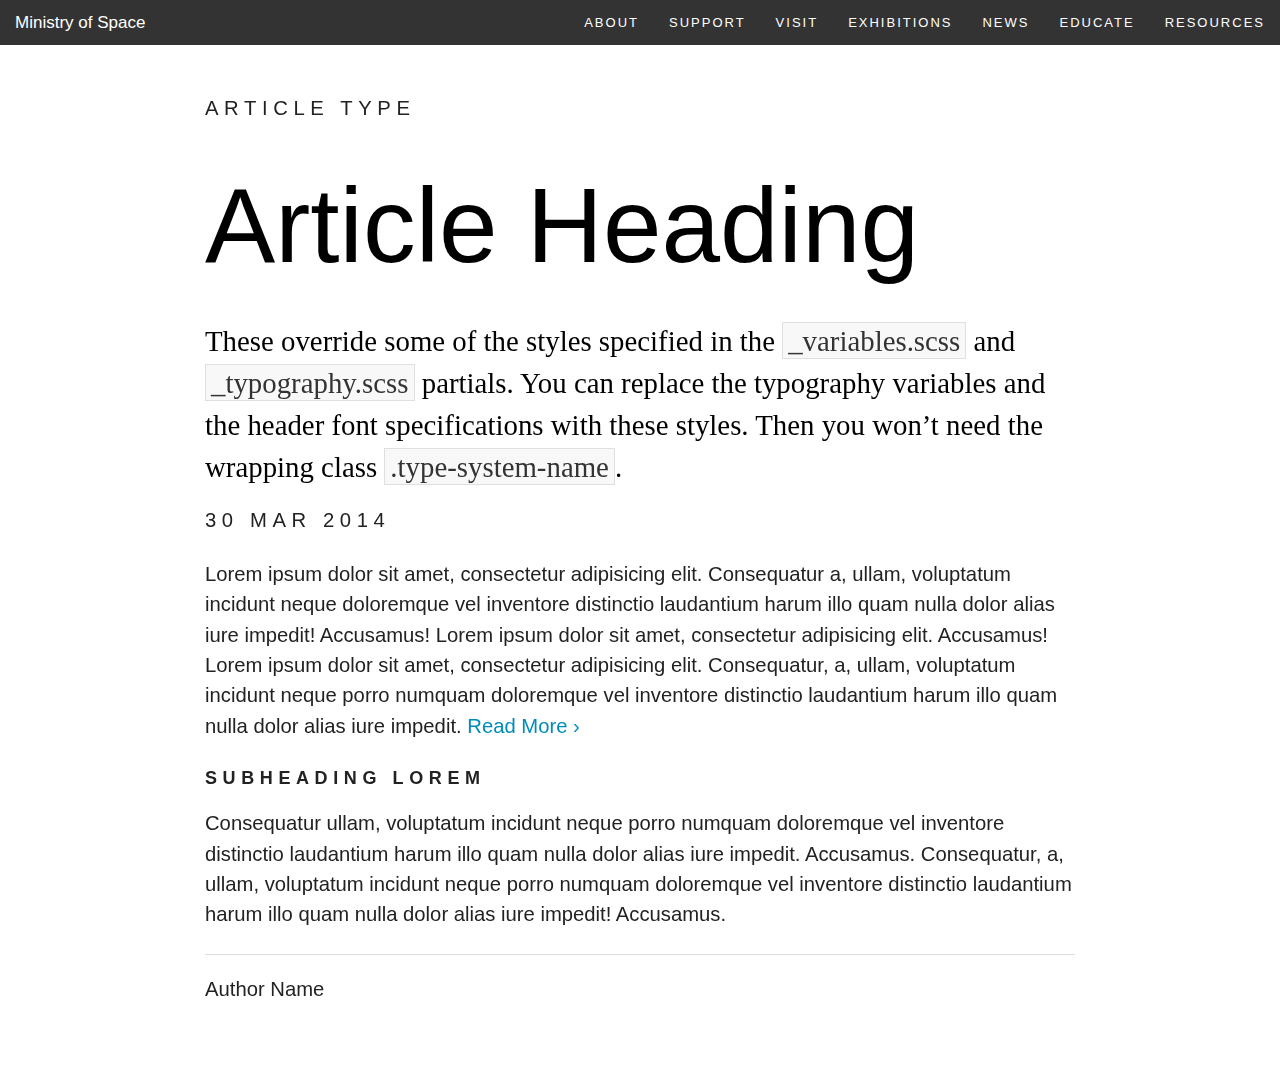
<file: patterns.html>
<!doctype html>
<html class="no-js" lang="en">
	<head>
		<meta charset="utf-8" />
		<meta name="viewport" content="width=device-width, initial-scale=1.0" />
		<title>Ministry of Space</title>
      <link href="assets/css/app.min.css" rel="stylesheet" type="text/css" media="all"/>
  		<script src="bower_components/foundation/js/vendor/modernizr.js"></script>
	</head>
	<body>
    <div class="off-canvas-wrap styled" data-offcanvas>
      <div class="inner-wrap">
      <nav class="tab-bar hide-for-large-up">
  <section class="right-small">
    <a class="right-off-canvas-toggle menu-icon" href="#"><span></span></a>
  </section>

  <section class="middle tab-bar-section">
    <h1 class="title">Ministry of Space</h1>
  </section>
</nav>

<aside class="right-off-canvas-menu">
  <ul class="off-canvas-list">
    <li><a href="#">About</a></li>
    <li><a href="#">Support</a></li>
    <li><a href="#">Visit</a></li>
    <li><a href="#">Exhibitions</a></li>
    <li><a href="#">News</a></li>
    <li><a href="#">Educate</a></li>
    <li><a href="#">Resources</a></li>
  </ul>
</aside>

<nav class="top-bar show-for-large-up" data-topbar role="navigation">
  
  <ul class="title-area">
    <li class="name">
      <h1><a href="#">Ministry of Space</a></h1>
    </li>
  </ul>

  <section class="top-bar-section">
    <!-- Right Nav Section -->
    <ul class="main-nav right">
      <li><a href="#">About</a></li>
    <li><a href="#">Support</a></li>
    <li><a href="#">Visit</a></li>
    <li><a href="#">Exhibitions</a></li>
    <li><a href="#">News</a></li>
    <li><a href="#">Educate</a></li>
    <li><a href="#">Resources</a></li>
    </ul>
  </section>
</nav>
		  
<section>
  <div class="row">
    <div class="large-9 large-centered columns">
      <article class="type-system-geometric slat">
        <p class="type t-spaced">Article Type</p>
        <h1>Article Heading</h1>
        <h2 class="serif">These override some of the styles specified in the <code>_variables.scss</code> and <code>_typography.scss</code> partials. You can replace the typography variables and the header font specifications with these styles. Then you won’t need the wrapping class <code>.type-system-name</code>.</h2>
        <p class="date t-spaced">30 Mar 2014</p>
        <p><span>Lorem ipsum dolor sit amet</span>, consectetur adipisicing elit. Consequatur a, ullam, voluptatum incidunt neque doloremque vel inventore distinctio laudantium harum illo quam nulla dolor alias iure impedit! Accusamus! Lorem ipsum dolor sit amet, consectetur adipisicing elit. Accusamus! Lorem ipsum dolor sit amet, consectetur adipisicing elit. Consequatur, a, ullam, voluptatum incidunt neque porro numquam doloremque vel inventore distinctio laudantium harum illo quam nulla dolor alias iure impedit.
          <a href="javascript:void(0)" class="read-more">Read More <span>›</span></a>
        </p>
        <h3>Subheading lorem</h3>
        <p><span>Consequatur ullam, voluptatum</span> incidunt neque porro numquam doloremque vel inventore distinctio laudantium harum illo quam nulla dolor alias iure impedit. Accusamus. Consequatur, a, ullam, voluptatum incidunt neque porro numquam doloremque vel inventore distinctio laudantium harum illo quam nulla dolor alias iure impedit! Accusamus.</p>
        <hr>
        <p class="author">Author Name</p>
      </article>
      </div>
  </div>
 </section> 

  		<script src="bower_components/jquery/dist/jquery.min.js"></script>
<script src="assets/js/foundation.min.js"></script>
<script src="bower_components/matchHeight/jquery.matchHeight-min.js"></script>
<script src="assets/js/app.min.js"></script>

<script>
$(document).foundation();
</script>

<script src="bower_components/matchHeight/jquery.matchHeight.js" type="text/javascript"></script>


      </div>
    </div> 
	</body>
</html>
</file>
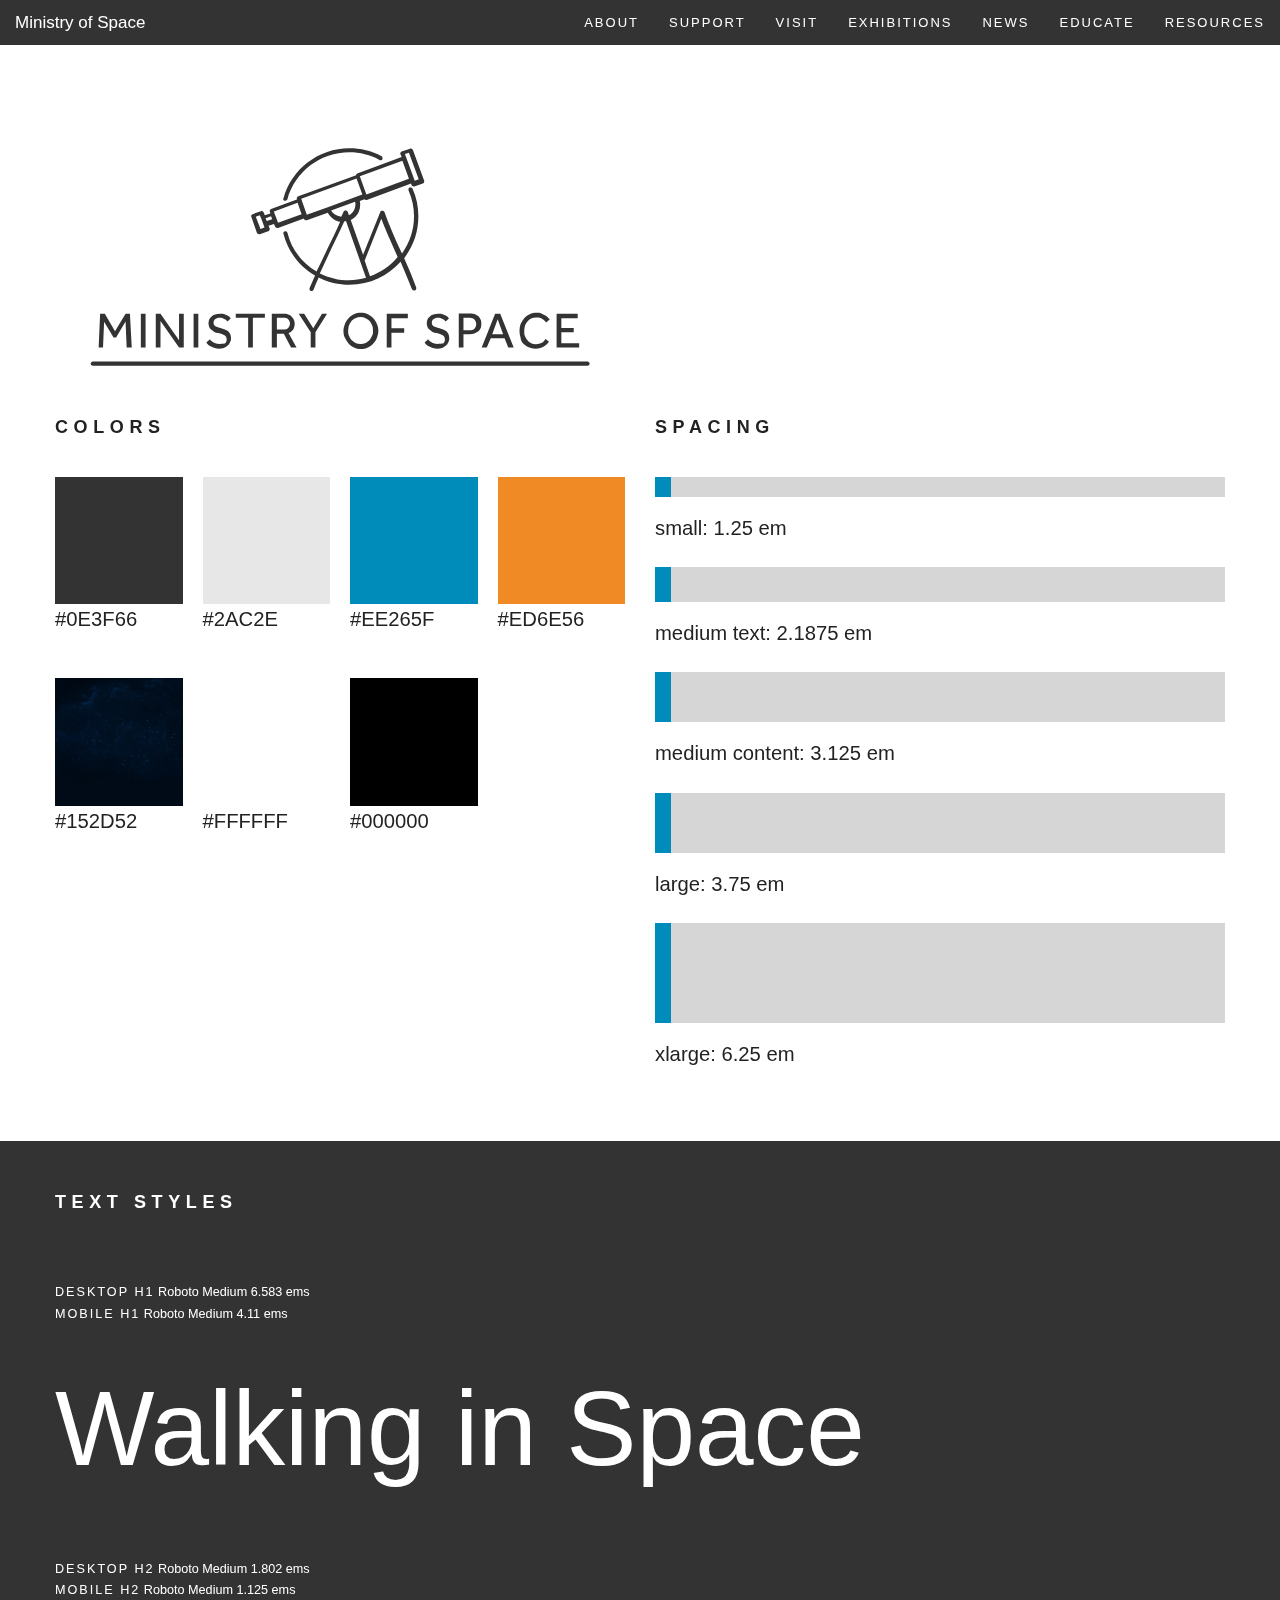
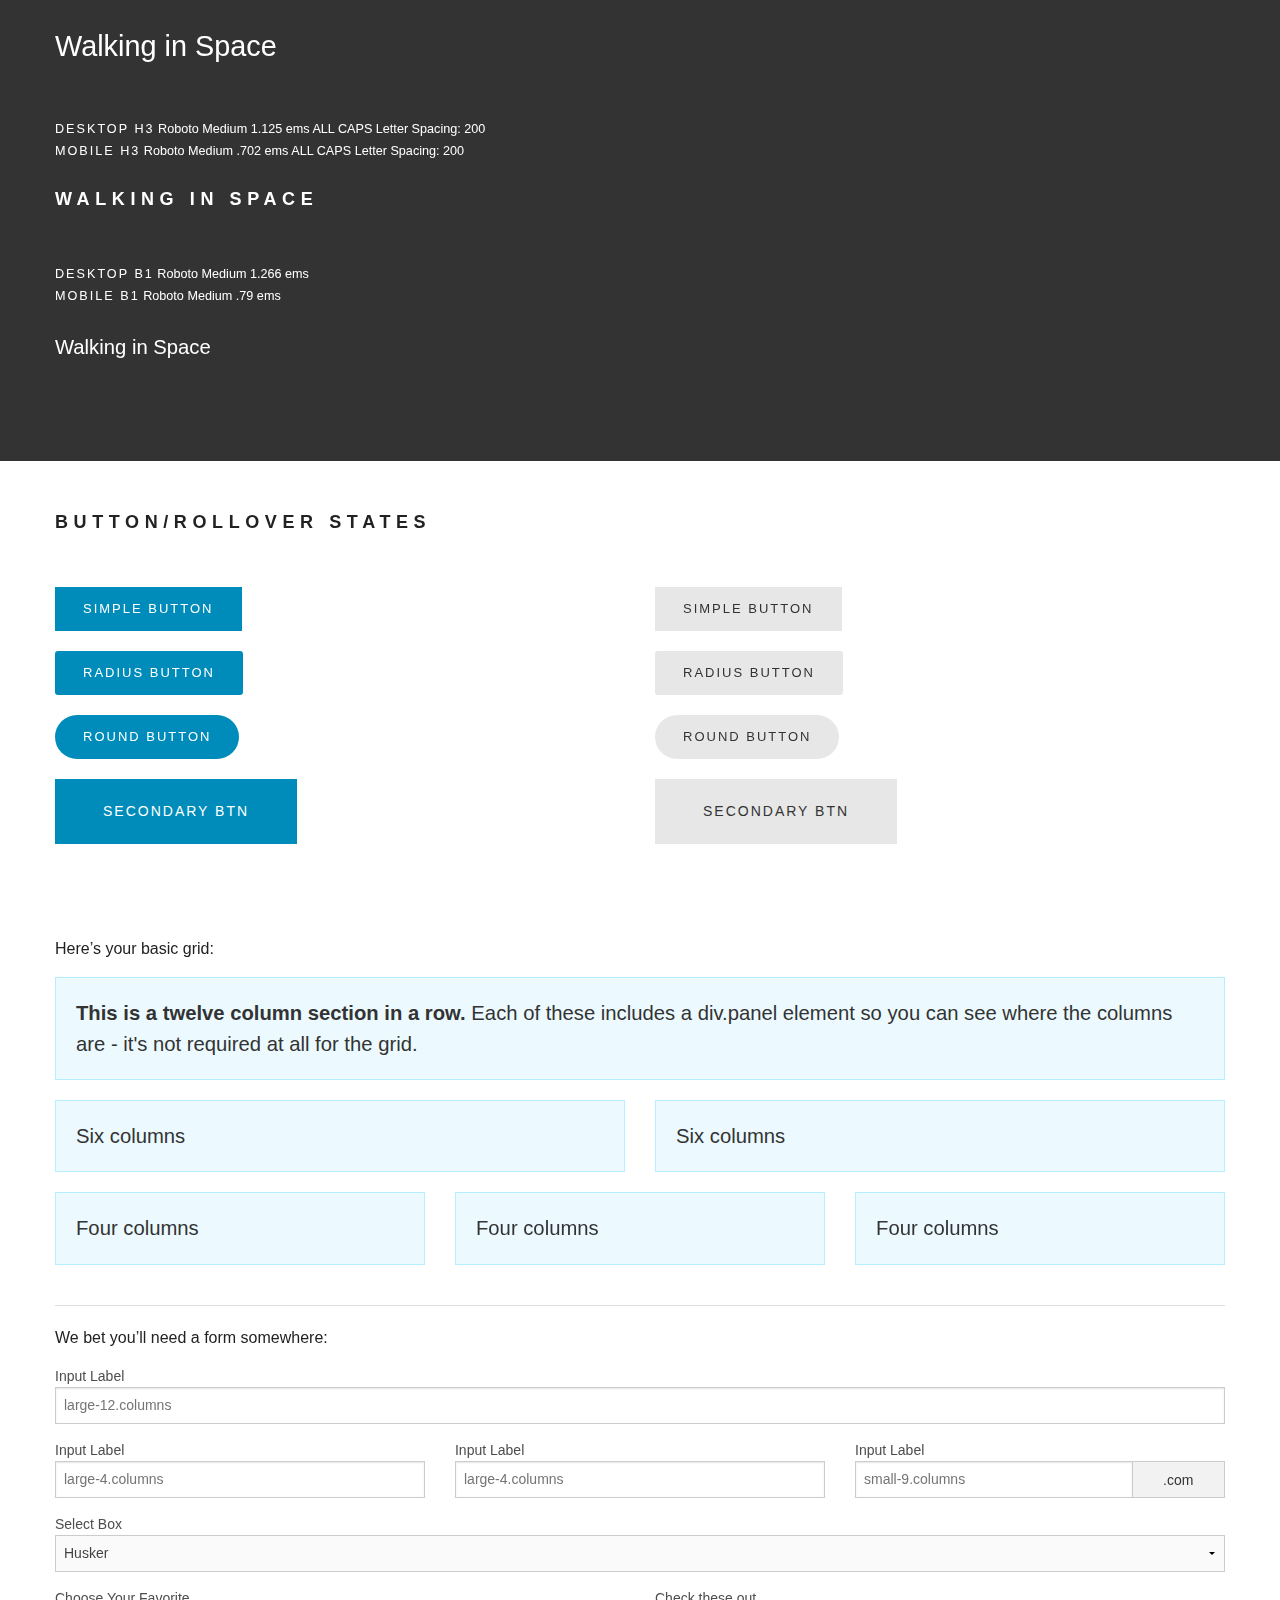
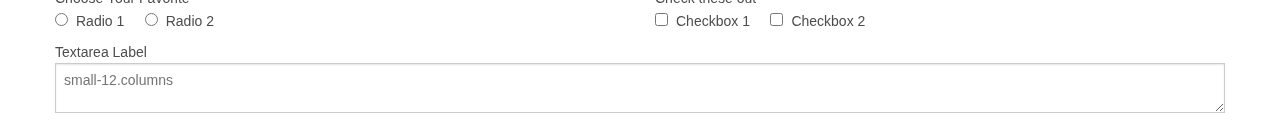
<file: style-tile.html>
<!doctype html>
<html class="no-js" lang="en">
	<head>
		<meta charset="utf-8" />
		<meta name="viewport" content="width=device-width, initial-scale=1.0" />
		<title>Ministry of Space</title>
      <link href="assets/css/app.min.css" rel="stylesheet" type="text/css" media="all"/>
  		<script src="bower_components/foundation/js/vendor/modernizr.js"></script>
	</head>
	<body>
    <div class="off-canvas-wrap styled" data-offcanvas>
      <div class="inner-wrap">
      <nav class="tab-bar hide-for-large-up">
  <section class="right-small">
    <a class="right-off-canvas-toggle menu-icon" href="#"><span></span></a>
  </section>

  <section class="middle tab-bar-section">
    <h1 class="title">Ministry of Space</h1>
  </section>
</nav>

<aside class="right-off-canvas-menu">
  <ul class="off-canvas-list">
    <li><a href="#">About</a></li>
    <li><a href="#">Support</a></li>
    <li><a href="#">Visit</a></li>
    <li><a href="#">Exhibitions</a></li>
    <li><a href="#">News</a></li>
    <li><a href="#">Educate</a></li>
    <li><a href="#">Resources</a></li>
  </ul>
</aside>

<nav class="top-bar show-for-large-up" data-topbar role="navigation">
  
  <ul class="title-area">
    <li class="name">
      <h1><a href="#">Ministry of Space</a></h1>
    </li>
  </ul>

  <section class="top-bar-section">
    <!-- Right Nav Section -->
    <ul class="main-nav right">
      <li><a href="#">About</a></li>
    <li><a href="#">Support</a></li>
    <li><a href="#">Visit</a></li>
    <li><a href="#">Exhibitions</a></li>
    <li><a href="#">News</a></li>
    <li><a href="#">Educate</a></li>
    <li><a href="#">Resources</a></li>
    </ul>
  </section>
</nav>
		   
  <section class="slat">
    <div class="row">
    <div class="large-6 columns">
    <span class="logo">
    <svg xmlns="http://www.w3.org/2000/svg" viewBox="0 0 156.7 86.2" enable-background="new 0 0 156.7 86.2"><path d="M63.1 29.6h.2c.3 0 .5-.2.6-.4 2.1-7.6 9.1-12.9 17-12.9 2.9 0 5.8.7 8.3 2.1.3.2.7 0 .8-.2s0-.7-.2-.8c-2.7-1.5-5.8-2.2-8.9-2.2-8.4 0-15.9 5.7-18.1 13.8-.2.1 0 .5.3.6zM55.5 38.4c.1.2.3.4.6.4h.2l2.3-.8c.3-.1.5-.5.4-.8l-.3-.7 1.5-.5.3.7c.1.2.3.4.6.4h.2l7.1-2.6v.1c.1.1.2.3.3.3l.3.1h.2l5.8-2.1c.7 1.3 2 2.3 3.4 2.5-1.1 2.6-2.4 5.2-3.7 7.8-.9 2-1.9 4-2.8 5.9-3.9-2.3-6.9-6.1-8-10.7-.1-.3-.4-.5-.7-.4-.3.1-.5.4-.4.7 1.3 5 4.5 9.1 8.7 11.5-.5 1.2-1 2.3-1.5 3.4-.1.3 0 .7.3.8h.2c.2 0 .5-.1.6-.4.4-1.1.9-2.2 1.4-3.3 2.6 1.3 5.4 2 8.5 2 5.6 0 10.5-2.4 14-6.3 1.1 2.6 2.2 5.1 3.1 7.5.1.2.3.4.6.4h.2c.3-.1.5-.5.4-.8-.9-2.6-2.1-5.4-3.3-8.1 2.5-3.2 3.9-7.2 3.9-11.5 0-2.6-.5-5.2-1.6-7.6-.1-.3-.5-.4-.8-.3-.3.1-.4.5-.3.8 1 2.2 1.5 4.6 1.5 7.1 0 3.8-1.2 7.3-3.3 10.2l-.5-1c-1.6-3.5-3.2-7.1-4.3-10.3-.1-.2-.3-.4-.6-.4s-.5.1-.6.4l-4.7 11.7-3.4-9.6c1-.5 1.7-1.2 2.2-2.2.4-1 .5-2 .3-3l1.3-.5c.1.1.2.2.4.2h.2l12.2-4.5.1.4c.1.1.2.3.3.3l.3.1h.2l2.3-.8c.3-.1.5-.5.4-.8l-3.1-8.4c-.1-.3-.5-.5-.8-.4l-2.3.8c-.1.1-.3.2-.3.3-.1.1-.1.3 0 .5l.3.7-12.2 4.5c-.1.1-.3.2-.3.3v.2l-15.9 5.8c-.3.1-.5.5-.4.8v.1l-7.1 2.6c-.1.1-.3.2-.3.3-.1.1-.1.3 0 .5l.1.4-1.5.5-.3-.7c-.1-.3-.5-.5-.8-.4l-2.3.8c-.1.1-.3.2-.3.3-.1.1-.1.3 0 .5l1.5 4.3zm29.7 7.5l4.5-11.3c1.1 2.9 2.5 6 3.8 8.9l.7 1.6c-2 2.4-4.6 4.2-7.6 5.3l-1.5-4.4c.1 0 .1 0 .1-.1zm.3 4.9c-1.5.4-3.1.7-4.7.7-2.8 0-5.5-.7-8-1.9l2.8-6c1.3-2.8 2.7-5.6 3.9-8.3.2 0 .3 0 .5-.1l5.5 15.6zm-3.2-18.8c-.3.7-.8 1.2-1.5 1.6l-.3-.9c-.1-.2-.3-.4-.6-.4-.2 0-.5.1-.6.4l-.6 1.3c-1.1-.1-2.2-.7-2.8-1.7l6.6-2.4c.2.7.1 1.5-.2 2.1zm15-15.6l2.7 7.3-1.1.4-2.7-7.3 1.1-.4zm-1.8 2.2l1.8 5-11.7 4.3-1.8-5 11.7-4.3zm-12.6 4.9l1.6 4.4-1.7.6-7.8 2.9-5.8 2.1v-.1l-1.3-3.7-.2-.6 15.2-5.6zm-16.2 6.7l.7 2 .4 1.1-6.5 2.4-.3-.9-.7-1.8-.1-.4 6.5-2.4zm-7.3 3.7l.3.8-1.5.5-.3-.8 1.5-.5zm-3.1-.3l.3.7.1.2.9 2.5-1.1.4-1.3-3.4 1.1-.4zM13.5 62.9l2.6 4.3h.7l2.6-4.4.3 7.2h1.4l-.5-9.3h-1.2l-2.9 4.8-2.8-4.8h-1.3l-.4 9.3h1.2zM23.6 60.7h1.3v9.3h-1.3zM29 62.7l5.1 7.3h1.3v-9.3h-1.3v7.3l-5.1-7.3h-1.3v9.3h1.3zM38.1 60.7h1.3v9.3h-1.3zM45.1 69c-.3 0-.6 0-.8-.1-.3-.1-.5-.2-.7-.3s-.4-.3-.6-.4c-.2-.2-.3-.3-.4-.5l-1 .9c.1.2.3.4.5.6.2.2.5.4.8.5.3.2.6.3 1 .4.4.1.8.2 1.2.2.5 0 .9-.1 1.3-.2s.7-.3 1-.6c.3-.2.5-.5.7-.9s.3-.7.3-1.1c0-.5-.1-.9-.2-1.2-.2-.3-.4-.6-.6-.8-.3-.2-.6-.4-.9-.5l-1-.3c-.4-.1-.7-.2-.9-.3-.3-.1-.5-.2-.7-.3-.2-.1-.3-.3-.4-.4-.1-.2-.1-.4-.1-.6 0-.2 0-.3.1-.5s.2-.3.3-.4.3-.2.5-.3c.2-.1.5-.1.8-.1.3 0 .6 0 .8.1l.6.3c.2.1.3.2.4.3l.3.3.9-.8c-.1-.1-.2-.2-.3-.4-.1-.1-.3-.3-.6-.4-.2-.1-.5-.3-.8-.4-.3-.1-.7-.1-1.2-.1s-1 .1-1.4.2-.7.3-1 .6c-.3.2-.5.5-.6.8-.1.3-.2.6-.2 1s.1.7.2 1c.1.3.3.6.6.8.2.2.5.4.8.6s.7.3 1.1.3c.7.2 1.3.4 1.7.6.4.3.6.6.6 1.2 0 .5-.2.9-.5 1.1-.5 0-1 .1-1.6.1zM53.1 70h1.3v-8.2h3.3v-1.1h-8v1.1h3.4zM65.5 65c.3-.5.4-1 .4-1.6 0-.3-.1-.7-.2-1-.1-.3-.3-.6-.6-.9-.3-.3-.6-.5-1-.6-.4-.2-.9-.2-1.5-.2h-3v9.3h1.4v-3.8h1.9l2 3.8h1.5l-2.2-4c.6-.2 1-.6 1.3-1zm-1.4-.4c-.3.3-.7.4-1.3.4h-1.8v-3.2h1.8c.6 0 1 .1 1.3.4s.5.7.5 1.2-.2.9-.5 1.2zM71.6 70v-4.2l3.2-5.1h-1.4l-2.4 4-2.5-4h-1.5l3.3 5.1v4.2zM86 60.8c-.6-.3-1.2-.4-1.9-.4s-1.3.1-1.9.4c-.6.3-1.1.6-1.5 1.1s-.8 1-1 1.6-.4 1.2-.4 1.9.1 1.3.4 1.9.6 1.1 1 1.6.9.8 1.5 1.1c.6.3 1.2.4 1.9.4s1.3-.1 1.9-.4c.6-.3 1.1-.6 1.5-1.1.4-.4.8-1 1-1.6.2-.6.4-1.2.4-1.9s-.1-1.3-.4-1.9c-.2-.6-.6-1.1-1-1.6s-1-.8-1.5-1.1zm1.2 5.9c-.2.4-.4.8-.7 1.2-.3.3-.6.6-1.1.8-.4.2-.9.3-1.4.3-.5 0-1-.1-1.4-.3-.4-.2-.8-.5-1.1-.8-.3-.3-.5-.7-.7-1.2-.2-.4-.2-.9-.2-1.4 0-.5.1-1 .2-1.4.2-.4.4-.8.7-1.2.3-.3.6-.6 1.1-.8.4-.2.9-.3 1.4-.3.5 0 1 .1 1.4.3.4.2.8.5 1.1.8.3.3.5.7.7 1.2s.2.9.2 1.4c.1.5 0 1-.2 1.4zM97 61.9v-1.2h-5.8v9.3h1.3v-4.1h3.5v-1.2h-3.5v-2.8zM105.1 69c-.3 0-.6 0-.8-.1-.3-.1-.5-.2-.7-.3s-.4-.3-.6-.4c-.2-.2-.3-.3-.4-.5l-1 .9c.1.2.3.4.5.6.2.2.5.4.8.5.3.2.6.3 1 .4s.8.2 1.2.2c.5 0 .9-.1 1.3-.2s.7-.3 1-.6c.3-.2.5-.5.7-.9s.3-.7.3-1.1c0-.5-.1-.9-.2-1.2-.2-.3-.4-.6-.6-.8-.3-.2-.6-.4-.9-.5l-1-.3c-.4-.1-.7-.2-.9-.3-.3-.1-.5-.2-.7-.3-.2-.1-.3-.3-.4-.4-.1-.2-.1-.4-.1-.6 0-.2 0-.3.1-.5s.2-.3.3-.4.3-.2.5-.3c.2-.1.5-.1.8-.1s.6 0 .8.1l.6.3c.2.1.3.2.4.3l.3.3.9-.8c-.1-.1-.2-.2-.3-.4-.1-.1-.3-.3-.6-.4-.2-.1-.5-.3-.8-.4-.3-.1-.7-.1-1.2-.1s-1 .1-1.4.2-.7.3-1 .6c-.3.2-.5.5-.6.8-.1.3-.2.6-.2 1s.1.7.2 1c.1.3.3.6.6.8.2.2.5.4.8.6s.7.3 1.1.3c.7.2 1.3.4 1.7.6.4.3.6.6.6 1.2 0 .5-.2.9-.5 1.1-.5 0-.9.1-1.6.1zM112.3 66.3h1.7c.5 0 .9-.1 1.3-.2s.7-.3 1-.5c.3-.2.5-.5.7-.9.2-.4.2-.8.2-1.2 0-.3 0-.6-.1-1-.1-.3-.3-.6-.5-.9-.2-.3-.6-.5-1-.7-.4-.2-.9-.3-1.6-.3h-3v9.4h1.3v-3.7zm0-4.5h1.7c.6 0 1 .2 1.3.5.3.3.5.7.5 1.3 0 .5-.2.9-.5 1.2-.3.3-.8.4-1.3.4h-1.7v-3.4zM119.8 67.4h3.8l1 2.6h1.5l-3.7-9.3h-1.4l-3.7 9.3h1.4l1.1-2.6zm1.9-5.2l1.5 4.1h-3l1.5-4.1zM128.7 68.9c.4.4.9.8 1.5 1 .6.2 1.2.4 1.9.4.5 0 .9-.1 1.3-.2s.8-.3 1.1-.5.6-.4.8-.6.4-.4.5-.6l-.9-.8c-.1.1-.2.2-.3.4-.1.2-.3.3-.5.5-.2.1-.5.3-.8.4-.3.1-.7.2-1.1.2-.5 0-.9-.1-1.3-.3-.4-.2-.7-.4-1-.8-.3-.3-.5-.7-.7-1.2-.2-.4-.2-.9-.2-1.4s.1-1 .2-1.4c.1-.4.4-.8.7-1.2.3-.3.6-.6 1-.8.4-.2.9-.3 1.4-.3.4 0 .7 0 1 .1.3.1.5.2.7.3s.4.3.6.5c.2.2.3.3.4.5l1-.8c-.1-.2-.3-.4-.5-.6s-.5-.4-.8-.6c-.3-.2-.6-.3-1-.5s-.8-.2-1.3-.2c-.7 0-1.3.1-1.9.4-.6.3-1.1.6-1.5 1.1s-.7 1-1 1.6c-.2.6-.3 1.2-.3 1.9s.1 1.3.3 1.9c0 .6.3 1.1.7 1.6zM144.1 68.8h-4.9v-3h3.4v-1.2h-3.4v-2.7h4.5v-1.2h-5.8v9.3h6.2zM146.4 73.8h-136c-.3 0-.6.3-.6.6s.2.6.6.6h136c.3 0 .6-.3.6-.6s-.3-.6-.6-.6z"/></svg>
    </span>
    </div>
    </div>

    <div class="row">
    <div class="large-6 columns">
        <h3 class="t-spaced padd-down-1">Colors</h3>
        <ul class="small-block-grid-4">
          <li>
            <div class="pattern-swatch bg-darken">
              <span></span>
            </div>
            <p>#0E3F66</p>
          </li>
          <li>
            <div class="pattern-swatch bg-secondary">
              <span></span>
            </div>
            <p>#2AC2E</p>
          </li>
          <li>
            <div class="pattern-swatch bg-primary">
              <span></span>
            </div>
            <p>#EE265F</p>
          </li>
          <li>
            <div class="pattern-swatch bg-warning">
              <span></span>
            </div>
            <p>#ED6E56</p>
          </li>
          <li>
            <div class="pattern-swatch bg-deep">
              <span></span>
            </div>
            <p>#152D52</p>
          </li>
          <li>
            <div class="pattern-swatch bg-white">
              <span></span>
            </div>
            <p>#FFFFFF</p>
          </li>
          <li>
            <div class="pattern-swatch bg-black">
              <span></span>
            </div>
            <p>#000000</p>
          </li>
        </ul>
    </div>

    <div class="large-6 columns">
      <h3 class="t-spaced padd-down-1">Spacing</h3>
      <ul>
      <li><span class="spacer"><span class="padd-up-1"></span></span>
      <p>small: 1.25 em</p></li>
      <li><span class="spacer"><span class="padd-up-2"></span></span>
      <p>medium text: 2.1875 em</p></li>
      <li><span class="spacer"><span class="padd-up-3"></span></span>
      <p>medium content: 3.125 em</p></li>
      <li><span class="spacer"><span class="padd-up-4"></span></span>
      <p>large: 3.75 em</p></li>
      <li><span class="spacer"><span class="padd-up-5"></span></span>
      <p>xlarge: 6.25 em</p></li>
      </ul>
    </div>
  </div>
  </section>

  <section class="slat bg-darken">
    <div class="row padd-down-3">
      <div class="large-12 columns">
        <h3 class="t-spaced">Text Styles</h3>
      </div>
    </div>

    <div class="row">
      <div class="large-12 columns">
        <header class="padd-down-2">
          <p class="zeta no-margin"><span class="t-caps">Desktop H1</span> Roboto Medium 6.583 ems</p>
          <p class="zeta"><span class="t-caps">Mobile H1</span> Roboto Medium 4.11 ems</p>
          <h1>Walking in Space</h1>
        </header>

      </div>
    </div>
    <div class="row">
      <div class="large-6 columns">
        <header class="padd-down-2">
          <p class="zeta no-margin"><span class="t-caps">Desktop H2</span> Roboto Medium 1.802 ems</p>
          <p class="zeta"><span class="t-caps">Mobile H2</span> Roboto Medium 1.125 ems</p>
          <h2>Walking in Space</h2>
        </header>
        <header class="padd-down-2">
          <p class="zeta no-margin"><span class="t-caps">Desktop H3</span> Roboto Medium 1.125 ems ALL CAPS Letter Spacing: 200</p>
          <p class="zeta"><span class="t-caps">Mobile H3</span> Roboto Medium .702 ems ALL CAPS Letter Spacing: 200</p>
          <h3>Walking in Space</h3>
        </header>
        <header class="padd-down-2">
          <p class="zeta no-margin"><span class="t-caps">Desktop B1</span> Roboto Medium 1.266 ems</p>
          <p class="zeta"><span class="t-caps">Mobile  B1</span> Roboto Medium .79 ems</p>
          <h4>Walking in Space</h4>
        </header>
      </div>
      
    </div>
  </section>

  <section class="slat">
  <div class="row">
    <div class="large-12 columns">
    <h3 class="t-spaced padd-down-2">Button/Rollover States</h3>
    </div>
  </div>

  <div class="row">
    <div class="large-6 columns">
      <p>
        <a href="#" class="small button">Simple Button</a><br/>
        <a href="#" class="small radius button">Radius Button</a><br/>
        <a href="#" class="small round button">Round Button</a><br/>
        <a href="#" class="medium button">Secondary Btn</a>
      </p>
    </div>

    <div class="large-6 columns">
      <p>
        <a href="#" class="secondary small button">Simple Button</a><br/>
        <a href="#" class="secondary small radius button">Radius Button</a><br/>
        <a href="#" class="secondary small round button">Round Button</a><br/>
        <a href="#" class="secondary medium button">Secondary Btn</a>
      </p>
    </div>
  </div>
  </section>



  <div class="row">
    <div class="large-12 medium-12 columns">
      <h5>Here&rsquo;s your basic grid:</h5>
      <!-- Grid Example -->

      <div class="row">
        <div class="large-12 columns">
          <div class="callout panel">
            <p><strong>This is a twelve column section in a row.</strong> Each of these includes a div.panel element so you can see where the columns are - it's not required at all for the grid.</p>
          </div>
        </div>
      </div>
      <div class="row">
        <div class="large-6 medium-6 columns">
          <div class="callout panel">
            <p>Six columns</p>
          </div>
        </div>
        <div class="large-6 medium-6 columns">
          <div class="callout panel">
            <p>Six columns</p>
          </div>
        </div>
      </div>
      <div class="row">
        <div class="large-4 medium-4 small-4 columns">
          <div class="callout panel">
            <p>Four columns</p>
          </div>
        </div>
        <div class="large-4 medium-4 small-4 columns">
          <div class="callout panel">
            <p>Four columns</p>
          </div>
        </div>
        <div class="large-4 medium-4 small-4 columns">
          <div class="callout panel">
            <p>Four columns</p>
          </div>
        </div>
      </div>
        
      <hr />
              
      <h5>We bet you&rsquo;ll need a form somewhere:</h5>
      <form>
        <div class="row">
          <div class="large-12 columns">
            <label>Input Label</label>
            <input type="text" placeholder="large-12.columns" />
          </div>
        </div>
        <div class="row">
          <div class="large-4 medium-4 columns">
            <label>Input Label</label>
            <input type="text" placeholder="large-4.columns" />
          </div>
          <div class="large-4 medium-4 columns">
            <label>Input Label</label>
            <input type="text" placeholder="large-4.columns" />
          </div>
          <div class="large-4 medium-4 columns">
            <div class="row collapse">
              <label>Input Label</label>
              <div class="small-9 columns">
                <input type="text" placeholder="small-9.columns" />
              </div>
              <div class="small-3 columns">
                <span class="postfix">.com</span>
              </div>
            </div>
          </div>
        </div>
        <div class="row">
          <div class="large-12 columns">
            <label>Select Box</label>
            <select>
              <option value="husker">Husker</option>
              <option value="starbuck">Starbuck</option>
              <option value="hotdog">Hot Dog</option>
              <option value="apollo">Apollo</option>
            </select>
          </div>
        </div>
        <div class="row">
          <div class="large-6 medium-12 columns">
            <label>Choose Your Favorite</label>
            <input type="radio" name="pokemon" value="Red" id="pokemonRed"><label for="pokemonRed">Radio 1</label>
            <input type="radio" name="pokemon" value="Blue" id="pokemonBlue"><label for="pokemonBlue">Radio 2</label>
          </div>
          <div class="large-6 medium-6 columns">
            <label>Check these out</label>
            <input id="checkbox1" type="checkbox"><label for="checkbox1">Checkbox 1</label>
            <input id="checkbox2" type="checkbox"><label for="checkbox2">Checkbox 2</label>
          </div>
        </div>
        <div class="row">
          <div class="large-12 columns">
            <label>Textarea Label</label>
            <textarea placeholder="small-12.columns"></textarea>
          </div>
        </div>
      </form>
    </div>

    
  </div>

  		<script src="bower_components/jquery/dist/jquery.min.js"></script>
<script src="assets/js/foundation.min.js"></script>
<script src="bower_components/matchHeight/jquery.matchHeight-min.js"></script>
<script src="assets/js/app.min.js"></script>

<script>
$(document).foundation();
</script>

<script src="bower_components/matchHeight/jquery.matchHeight.js" type="text/javascript"></script>


      </div>
    </div> 
	</body>
</html>
</file>
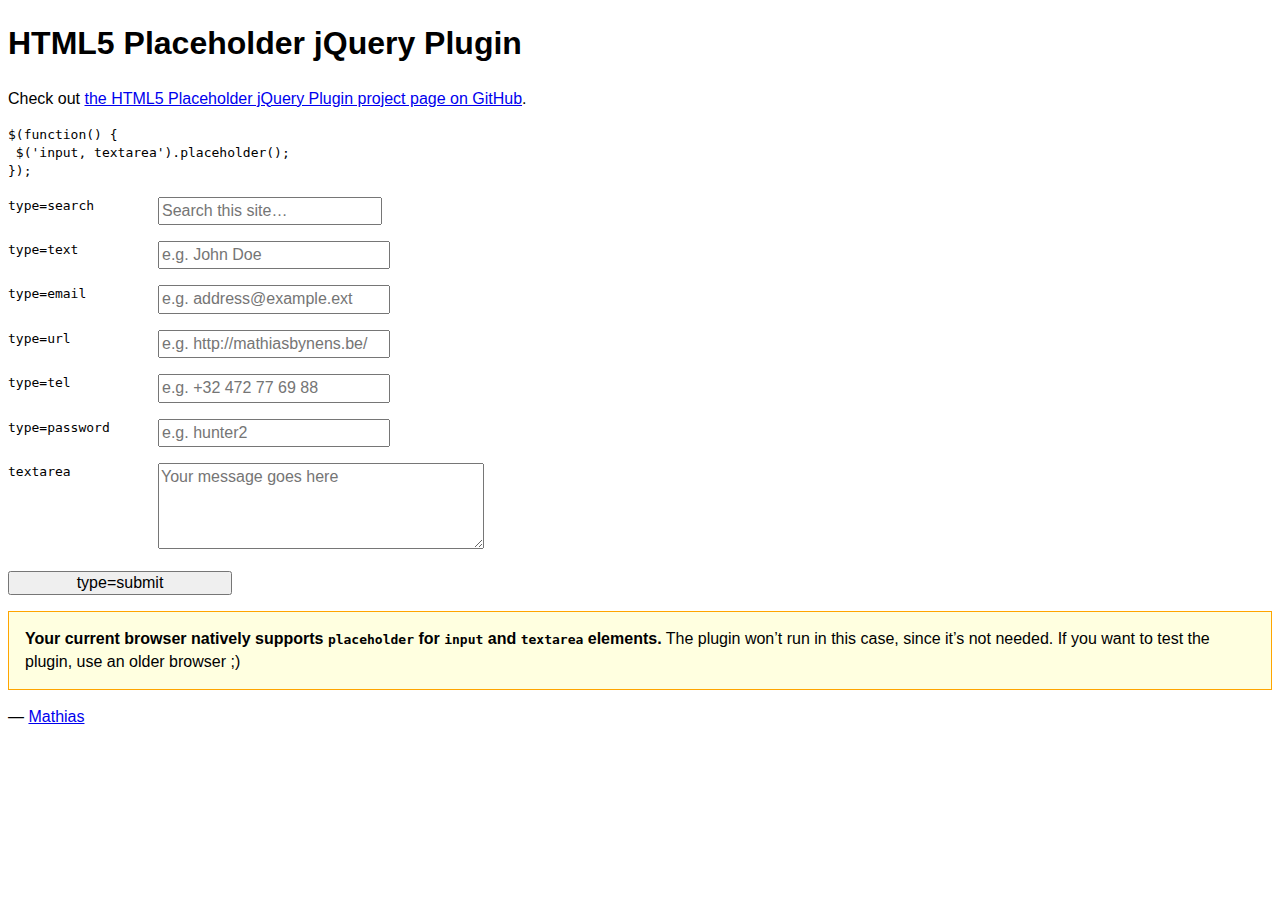
<file: bower_components/jquery-placeholder/demo.html>
<!DOCTYPE html>
<!-- If you’re looking for the online demo, it’s here: http://mathiasbynens.be/demo/placeholder -->
<html lang="en">
	<head>
		<meta charset="utf-8">
		<title>HTML5 placeholder jQuery Plugin</title>
		<style>
			body, input, textarea { font: 1em/1.4 Helvetica, Arial; }
			label code { cursor: pointer; float: left; width: 150px; }
			input { width: 14em; }
			textarea { height: 5em; width: 20em; }
			.placeholder { color: #aaa; }
			.note { border: 1px solid orange; padding: 1em; background: #ffffe0; }
			/* #p { background: lime; } */
		</style>
	</head>
	<body>
		<h1>HTML5 Placeholder jQuery Plugin</h1>
		<p>Check out <a href="http://mths.be/placeholder">the HTML5 Placeholder jQuery Plugin project page on GitHub</a>.</p>
		<pre><code>$(function() {<br> $('input, textarea').placeholder();<br>});</code></pre>
		<form>
			<p><label><code>type=search</code> <input type="search" name="search" placeholder="Search this site…"></label></p>
			<p><label><code>type=text</code> <input type="text" name="name" placeholder="e.g. John Doe"></label></p>
			<p><label><code>type=email</code> <input type="email" name="email" placeholder="e.g. address@example.ext"></label></p>
			<p><label><code>type=url</code> <input type="url" name="url" placeholder="e.g. http://mathiasbynens.be/"></label></p>
			<p><label><code>type=tel</code> <input type="tel" name="tel" placeholder="e.g. +32 472 77 69 88"></label></p>
			<p><label for="p"><code>type=password</code> </label><input type="password" name="password" placeholder="e.g. hunter2" id="p"></p>
			<p><label><code>textarea</code> <textarea name="message" placeholder="Your message goes here"></textarea></label></p>
			<p><input type="submit" value="type=submit"></p>
		</form>
		<p>— <a href="http://mathiasbynens.be/" title="Mathias Bynens, front-end developer">Mathias</a></p>
		<script src="http://ajax.googleapis.com/ajax/libs/jquery/1.10.2/jquery.min.js"></script>
		<script src="jquery.placeholder.js"></script>
		<script>
			// To test the @id toggling on password inputs in browsers that don’t support changing an input’s @type dynamically (e.g. Firefox 3.6 or IE), uncomment this:
			// $.fn.hide = function() { return this; }
			// Then uncomment the last rule in the <style> element (in the <head>).
			$(function() {
				// Invoke the plugin
				$('input, textarea').placeholder();
				// That’s it, really.
				// Now display a message if the browser supports placeholder natively
				var html;
				if ($.fn.placeholder.input && $.fn.placeholder.textarea) {
					html = '<strong>Your current browser natively supports <code>placeholder</code> for <code>input</code> and <code>textarea</code> elements.</strong> The plugin won’t run in this case, since it’s not needed. If you want to test the plugin, use an older browser ;)';
				} else if ($.fn.placeholder.input) {
					html = '<strong>Your current browser natively supports <code>placeholder</code> for <code>input</code> elements, but not for <code>textarea</code> elements.</strong> The plugin will only do its thang on the <code>textarea</code>s.';
				}
				if (html) {
					$('<p class="note">' + html + '</p>').insertAfter('form');
				}
			});
		</script>
	</body>
</html>
</file>
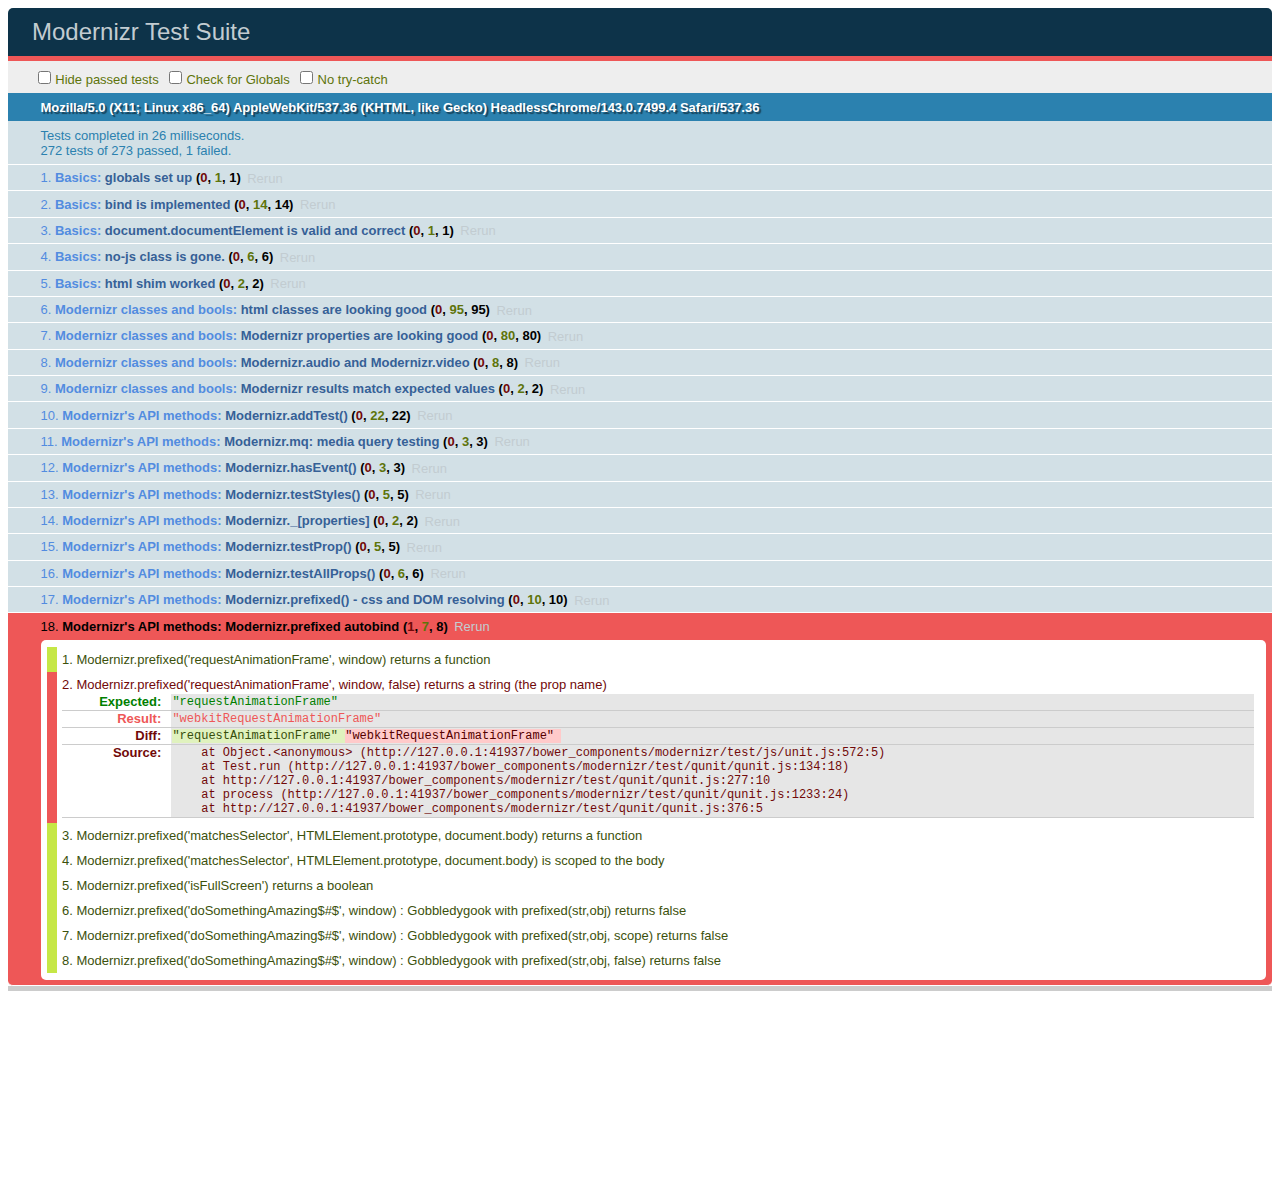
<file: bower_components/modernizr/test/basic.html>
<!DOCTYPE html>
<html class="+no-js no-js- no-js i-has-no-js">
<head>
  <meta charset="UTF-8">
  <title>Modernizr Test Suite</title>
  <link rel="stylesheet" href="qunit/qunit.css">
  <style>
     body { margin-bottom: 150px;}
     #testbed { font-family: Helvetica; color: #444; padding-bottom: 100px;}
     #testbed button { margin: 30px; font-size: 13px;}
     .data-notes, .offScreen { display:none;}
     table { width: 100%;}
     tbody tr:nth-child(even) td, tbody tr:nth-child(even) th {  border: 1px solid #ccc; border-left: 0; border-right: 0;}
     table td:nth-child(even), table th:nth-child(even) { background: #e6e6e6;}
     table tbody tr:hover td, table tbody tr:hover th { background: #e1e100!important;}
     td.wrong { background:red!important;}
     #html5section { visibility: hidden; }
     h1 label { display:none;}
     .output { padding: 0 0 0 16px;}
     .output ul { margin: 0;}
     .output li { color: #854747; }
     .output li.yes{color:#090;}
     .output li b{color:#000;}
     .output {font:14px/1.3 Inconsolata,Consolas,monospace;
                    -webkit-column-count: 5;
                       -moz-column-count: 5;
                            column-count: 5;}
      .output + .output { border-top: 5px solid #ccc; }
      textarea { width: 100%; min-height: 75px;}
      #caniusetrigger { font-size: 38px; font-family: monospace; display:block; }
  </style>

  <script src="https://raw.github.com/Modernizr/Modernizr/master/modernizr.js"></script>

  <script>window.Modernizr || document.write('<script src="../modernizr.js"><\/script>')</script>

  <script src="js/lib/polyfills.js"></script>
  <script src="js/lib/detect-global.js"></script>
  
  <script src="qunit/qunit.js"></script>
  <script src="js/lib/jquery-1.7b2.js"></script>
  
  <script src="js/setup.js"></script>
  
  <script src="js/unit.js"></script>
</head>
<body>
  <h1 id="qunit-header">Modernizr Test Suite</h1>
  <h2 id="qunit-banner"></h2>
  <div id="qunit-testrunner-toolbar"></div>
  <h2 id="qunit-userAgent"></h2>

  <ol id="qunit-tests"></ol>

  <div id="mod-output" class=output></div>
  <div id="mod-feattest-output" class=output></div>


  <br>
 
  <section><aside>this is an aside within a section</aside></section>
  
  
</body>
</html>
</file>
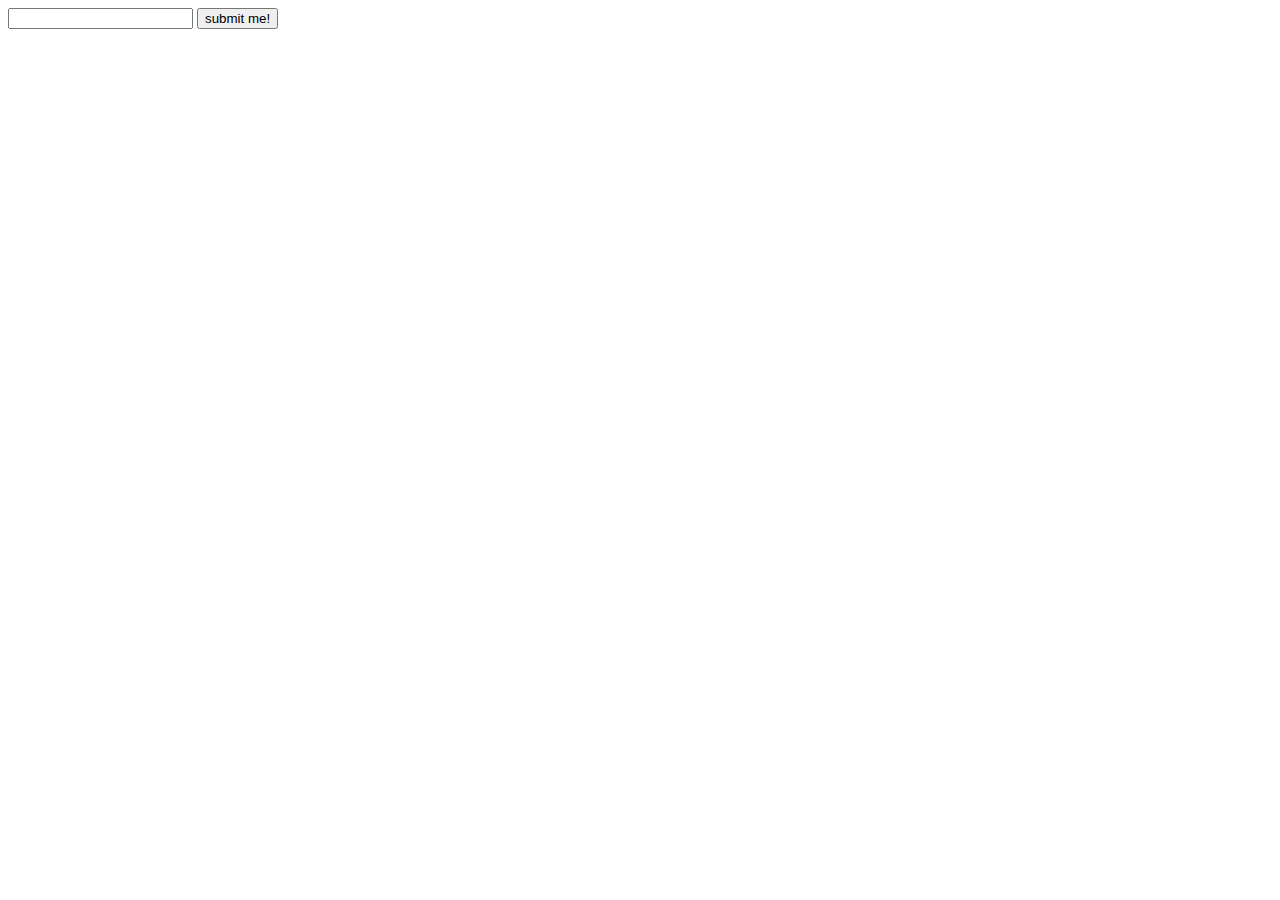
<file: bower_components/modernizr/test/caniuse_files/form_validation.html>
<!DOCTYPE html>
<!-- saved from url=(0045)http://tests.caniuse.com/form_validation.html -->
<html><head><meta http-equiv="Content-Type" content="text/html; charset=UTF-8"><script>
if(location.href.indexOf('?') >= 0) {
	document.write('FAIL');
}
</script>

</head><body><form action="http://tests.caniuse.com/form_validation.html?" method="post">

<input type="url" name="foo" required="">
<input type="submit" value="submit me!">

</form>
</body></html>
</file>
<file: assets/css/app.min.css>
@import url(http://fonts.googleapis.com/css?family=Roboto:300,400,500,700);@import url(http://fonts.googleapis.com/css?family=Roboto+Slab:400,300);@media only screen{.small-push-0{position:relative;left:0;right:auto}.small-pull-0{position:relative;right:0;left:auto}.small-push-1{position:relative;left:8.33333%;right:auto}.small-pull-1{position:relative;right:8.33333%;left:auto}.small-push-2{position:relative;left:16.66667%;right:auto}.small-pull-2{position:relative;right:16.66667%;left:auto}.small-push-3{position:relative;left:25%;right:auto}.small-pull-3{position:relative;right:25%;left:auto}.small-push-4{position:relative;left:33.33333%;right:auto}.small-pull-4{position:relative;right:33.33333%;left:auto}.small-push-5{position:relative;left:41.66667%;right:auto}.small-pull-5{position:relative;right:41.66667%;left:auto}.small-push-6{position:relative;left:50%;right:auto}.small-pull-6{position:relative;right:50%;left:auto}.small-push-7{position:relative;left:58.33333%;right:auto}.small-pull-7{position:relative;right:58.33333%;left:auto}.small-push-8{position:relative;left:66.66667%;right:auto}.small-pull-8{position:relative;right:66.66667%;left:auto}.small-push-9{position:relative;left:75%;right:auto}.small-pull-9{position:relative;right:75%;left:auto}.small-push-10{position:relative;left:83.33333%;right:auto}.small-pull-10{position:relative;right:83.33333%;left:auto}.small-push-11{position:relative;left:91.66667%;right:auto}.small-pull-11{position:relative;right:91.66667%;left:auto}.column,.columns{position:relative;padding-left:.9375rem;padding-right:.9375rem;float:left}.small-1{width:8.33333%}.small-2{width:16.66667%}.small-3{width:25%}.small-4{width:33.33333%}.small-5{width:41.66667%}.small-6{width:50%}.small-7{width:58.33333%}.small-8{width:66.66667%}.small-9{width:75%}.small-10{width:83.33333%}.small-11{width:91.66667%}.small-12{width:100%}.small-offset-0{margin-left:0!important}.small-offset-1{margin-left:8.33333%!important}.small-offset-2{margin-left:16.66667%!important}.small-offset-3{margin-left:25%!important}.small-offset-4{margin-left:33.33333%!important}.small-offset-5{margin-left:41.66667%!important}.small-offset-6{margin-left:50%!important}.small-offset-7{margin-left:58.33333%!important}.small-offset-8{margin-left:66.66667%!important}.small-offset-9{margin-left:75%!important}.small-offset-10{margin-left:83.33333%!important}.small-offset-11{margin-left:91.66667%!important}.small-reset-order{margin-left:0;margin-right:0;left:auto;right:auto;float:left}.column.small-centered,.columns.small-centered{margin-left:auto;margin-right:auto;float:none}.column.small-uncentered,.columns.small-uncentered{margin-left:0;margin-right:0;float:left}.column.small-centered:last-child,.columns.small-centered:last-child{float:none}.column.small-uncentered:last-child,.columns.small-uncentered:last-child{float:left}.column.small-uncentered.opposite,.columns.small-uncentered.opposite{float:right}}@media only screen and (min-width:40.063em){.medium-push-0{position:relative;left:0;right:auto}.medium-pull-0{position:relative;right:0;left:auto}.medium-push-1{position:relative;left:8.33333%;right:auto}.medium-pull-1{position:relative;right:8.33333%;left:auto}.medium-push-2{position:relative;left:16.66667%;right:auto}.medium-pull-2{position:relative;right:16.66667%;left:auto}.medium-push-3{position:relative;left:25%;right:auto}.medium-pull-3{position:relative;right:25%;left:auto}.medium-push-4{position:relative;left:33.33333%;right:auto}.medium-pull-4{position:relative;right:33.33333%;left:auto}.medium-push-5{position:relative;left:41.66667%;right:auto}.medium-pull-5{position:relative;right:41.66667%;left:auto}.medium-push-6{position:relative;left:50%;right:auto}.medium-pull-6{position:relative;right:50%;left:auto}.medium-push-7{position:relative;left:58.33333%;right:auto}.medium-pull-7{position:relative;right:58.33333%;left:auto}.medium-push-8{position:relative;left:66.66667%;right:auto}.medium-pull-8{position:relative;right:66.66667%;left:auto}.medium-push-9{position:relative;left:75%;right:auto}.medium-pull-9{position:relative;right:75%;left:auto}.medium-push-10{position:relative;left:83.33333%;right:auto}.medium-pull-10{position:relative;right:83.33333%;left:auto}.medium-push-11{position:relative;left:91.66667%;right:auto}.medium-pull-11{position:relative;right:91.66667%;left:auto}.column,.columns{position:relative;padding-left:.9375rem;padding-right:.9375rem;float:left}.medium-1{width:8.33333%}.medium-2{width:16.66667%}.medium-3{width:25%}.medium-4{width:33.33333%}.medium-5{width:41.66667%}.medium-6{width:50%}.medium-7{width:58.33333%}.medium-8{width:66.66667%}.medium-9{width:75%}.medium-10{width:83.33333%}.medium-11{width:91.66667%}.medium-12{width:100%}.medium-offset-0{margin-left:0!important}.medium-offset-1{margin-left:8.33333%!important}.medium-offset-2{margin-left:16.66667%!important}.medium-offset-3{margin-left:25%!important}.medium-offset-4{margin-left:33.33333%!important}.medium-offset-5{margin-left:41.66667%!important}.medium-offset-6{margin-left:50%!important}.medium-offset-7{margin-left:58.33333%!important}.medium-offset-8{margin-left:66.66667%!important}.medium-offset-9{margin-left:75%!important}.medium-offset-10{margin-left:83.33333%!important}.medium-offset-11{margin-left:91.66667%!important}.medium-reset-order{margin-left:0;margin-right:0;left:auto;right:auto;float:left}.column.medium-centered,.columns.medium-centered{margin-left:auto;margin-right:auto;float:none}.column.medium-uncentered,.columns.medium-uncentered{margin-left:0;margin-right:0;float:left}.column.medium-centered:last-child,.columns.medium-centered:last-child{float:none}.column.medium-uncentered:last-child,.columns.medium-uncentered:last-child{float:left}.column.medium-uncentered.opposite,.columns.medium-uncentered.opposite{float:right}.push-0{position:relative;left:0;right:auto}.pull-0{position:relative;right:0;left:auto}.push-1{position:relative;left:8.33333%;right:auto}.pull-1{position:relative;right:8.33333%;left:auto}.push-2{position:relative;left:16.66667%;right:auto}.pull-2{position:relative;right:16.66667%;left:auto}.push-3{position:relative;left:25%;right:auto}.pull-3{position:relative;right:25%;left:auto}.push-4{position:relative;left:33.33333%;right:auto}.pull-4{position:relative;right:33.33333%;left:auto}.push-5{position:relative;left:41.66667%;right:auto}.pull-5{position:relative;right:41.66667%;left:auto}.push-6{position:relative;left:50%;right:auto}.pull-6{position:relative;right:50%;left:auto}.push-7{position:relative;left:58.33333%;right:auto}.pull-7{position:relative;right:58.33333%;left:auto}.push-8{position:relative;left:66.66667%;right:auto}.pull-8{position:relative;right:66.66667%;left:auto}.push-9{position:relative;left:75%;right:auto}.pull-9{position:relative;right:75%;left:auto}.push-10{position:relative;left:83.33333%;right:auto}.pull-10{position:relative;right:83.33333%;left:auto}.push-11{position:relative;left:91.66667%;right:auto}.pull-11{position:relative;right:91.66667%;left:auto}}@media only screen and (min-width:64.063em){.large-push-0{position:relative;left:0;right:auto}.large-pull-0{position:relative;right:0;left:auto}.large-push-1{position:relative;left:8.33333%;right:auto}.large-pull-1{position:relative;right:8.33333%;left:auto}.large-push-2{position:relative;left:16.66667%;right:auto}.large-pull-2{position:relative;right:16.66667%;left:auto}.large-push-3{position:relative;left:25%;right:auto}.large-pull-3{position:relative;right:25%;left:auto}.large-push-4{position:relative;left:33.33333%;right:auto}.large-pull-4{position:relative;right:33.33333%;left:auto}.large-push-5{position:relative;left:41.66667%;right:auto}.large-pull-5{position:relative;right:41.66667%;left:auto}.large-push-6{position:relative;left:50%;right:auto}.large-pull-6{position:relative;right:50%;left:auto}.large-push-7{position:relative;left:58.33333%;right:auto}.large-pull-7{position:relative;right:58.33333%;left:auto}.large-push-8{position:relative;left:66.66667%;right:auto}.large-pull-8{position:relative;right:66.66667%;left:auto}.large-push-9{position:relative;left:75%;right:auto}.large-pull-9{position:relative;right:75%;left:auto}.large-push-10{position:relative;left:83.33333%;right:auto}.large-pull-10{position:relative;right:83.33333%;left:auto}.large-push-11{position:relative;left:91.66667%;right:auto}.large-pull-11{position:relative;right:91.66667%;left:auto}.column,.columns{position:relative;padding-left:.9375rem;padding-right:.9375rem;float:left}.large-1{width:8.33333%}.large-2{width:16.66667%}.large-3{width:25%}.large-4{width:33.33333%}.large-5{width:41.66667%}.large-6{width:50%}.large-7{width:58.33333%}.large-8{width:66.66667%}.large-9{width:75%}.large-10{width:83.33333%}.large-11{width:91.66667%}.large-12{width:100%}.large-offset-0{margin-left:0!important}.large-offset-1{margin-left:8.33333%!important}.large-offset-2{margin-left:16.66667%!important}.large-offset-3{margin-left:25%!important}.large-offset-4{margin-left:33.33333%!important}.large-offset-5{margin-left:41.66667%!important}.large-offset-6{margin-left:50%!important}.large-offset-7{margin-left:58.33333%!important}.large-offset-8{margin-left:66.66667%!important}.large-offset-9{margin-left:75%!important}.large-offset-10{margin-left:83.33333%!important}.large-offset-11{margin-left:91.66667%!important}.large-reset-order{margin-left:0;margin-right:0;left:auto;right:auto;float:left}.column.large-centered,.columns.large-centered{margin-left:auto;margin-right:auto;float:none}.column.large-uncentered,.columns.large-uncentered{margin-left:0;margin-right:0;float:left}.column.large-centered:last-child,.columns.large-centered:last-child{float:none}.column.large-uncentered:last-child,.columns.large-uncentered:last-child{float:left}.column.large-uncentered.opposite,.columns.large-uncentered.opposite{float:right}.push-0{position:relative;left:0;right:auto}.pull-0{position:relative;right:0;left:auto}.push-1{position:relative;left:8.33333%;right:auto}.pull-1{position:relative;right:8.33333%;left:auto}.push-2{position:relative;left:16.66667%;right:auto}.pull-2{position:relative;right:16.66667%;left:auto}.push-3{position:relative;left:25%;right:auto}.pull-3{position:relative;right:25%;left:auto}.push-4{position:relative;left:33.33333%;right:auto}.pull-4{position:relative;right:33.33333%;left:auto}.push-5{position:relative;left:41.66667%;right:auto}.pull-5{position:relative;right:41.66667%;left:auto}.push-6{position:relative;left:50%;right:auto}.pull-6{position:relative;right:50%;left:auto}.push-7{position:relative;left:58.33333%;right:auto}.pull-7{position:relative;right:58.33333%;left:auto}.push-8{position:relative;left:66.66667%;right:auto}.pull-8{position:relative;right:66.66667%;left:auto}.push-9{position:relative;left:75%;right:auto}.pull-9{position:relative;right:75%;left:auto}.push-10{position:relative;left:83.33333%;right:auto}.pull-10{position:relative;right:83.33333%;left:auto}.push-11{position:relative;left:91.66667%;right:auto}.pull-11{position:relative;right:91.66667%;left:auto}}.accordion{margin-bottom:0}.accordion:after,.accordion:before{content:" ";display:table}.accordion:after{clear:both}.accordion .accordion-navigation,.accordion dd{display:block;margin-bottom:0!important}.accordion .accordion-navigation.active>a,.accordion dd.active>a{background:#e8e8e8}.accordion .accordion-navigation>a,.accordion dd>a{background:#EFEFEF;color:#222;padding:1rem;display:block;font-family:"Helvetica Neue",Helvetica,Roboto,Arial,sans-serif;font-size:1rem}.accordion .accordion-navigation>a:hover,.accordion dd>a:hover{background:#e3e3e3}.accordion .accordion-navigation>.content,.accordion dd>.content{display:none;padding:.9375rem}.accordion .accordion-navigation>.content.active,.accordion dd>.content.active{display:block;background:#FFF}.alert-box{border-style:solid;border-width:1px;display:block;font-weight:400;margin-bottom:1.25rem;position:relative;padding:.875rem 1.5rem .875rem .875rem;font-size:.8125rem;transition:opacity 300ms ease-out;background-color:#008CBA;border-color:#0078a0;color:#FFF}.alert-box .close{font-size:1.375rem;padding:9px 6px 4px;line-height:0;position:absolute;top:50%;margin-top:-.6875rem;right:.25rem;color:#333;opacity:.3;background:inherit}.alert-box .close:focus,.alert-box .close:hover{opacity:.5}.alert-box.radius{border-radius:3px}.alert-box.round{border-radius:1000px}.alert-box.success{background-color:#43AC6A;border-color:#3a945b;color:#FFF}.alert-box.alert{background-color:#f04124;border-color:#de2d0f;color:#FFF}.alert-box.secondary{background-color:#e7e7e7;border-color:#c7c7c7;color:#4f4f4f}.alert-box.warning{background-color:#f08a24;border-color:#de770f;color:#FFF}.alert-box.info{background-color:#a0d3e8;border-color:#74bfdd;color:#4f4f4f}.alert-box.alert-close{opacity:0}[class*=block-grid-]{display:block;padding:0;margin:0 -.625rem}[class*=block-grid-]:after,[class*=block-grid-]:before{content:" ";display:table}[class*=block-grid-]:after{clear:both}[class*=block-grid-]>li{display:block;height:auto;float:left;padding:0 .625rem 1.25rem}@media only screen{.small-block-grid-1>li{width:100%;list-style:none}.small-block-grid-1>li:nth-of-type(1n){clear:none}.small-block-grid-1>li:nth-of-type(1n+1){clear:both}.small-block-grid-2>li{width:50%;list-style:none}.small-block-grid-2>li:nth-of-type(1n){clear:none}.small-block-grid-2>li:nth-of-type(2n+1){clear:both}.small-block-grid-3>li{width:33.33333%;list-style:none}.small-block-grid-3>li:nth-of-type(1n){clear:none}.small-block-grid-3>li:nth-of-type(3n+1){clear:both}.small-block-grid-4>li{width:25%;list-style:none}.small-block-grid-4>li:nth-of-type(1n){clear:none}.small-block-grid-4>li:nth-of-type(4n+1){clear:both}.small-block-grid-5>li{width:20%;list-style:none}.small-block-grid-5>li:nth-of-type(1n){clear:none}.small-block-grid-5>li:nth-of-type(5n+1){clear:both}.small-block-grid-6>li{width:16.66667%;list-style:none}.small-block-grid-6>li:nth-of-type(1n){clear:none}.small-block-grid-6>li:nth-of-type(6n+1){clear:both}.small-block-grid-7>li{width:14.28571%;list-style:none}.small-block-grid-7>li:nth-of-type(1n){clear:none}.small-block-grid-7>li:nth-of-type(7n+1){clear:both}.small-block-grid-8>li{width:12.5%;list-style:none}.small-block-grid-8>li:nth-of-type(1n){clear:none}.small-block-grid-8>li:nth-of-type(8n+1){clear:both}.small-block-grid-9>li{width:11.11111%;list-style:none}.small-block-grid-9>li:nth-of-type(1n){clear:none}.small-block-grid-9>li:nth-of-type(9n+1){clear:both}.small-block-grid-10>li{width:10%;list-style:none}.small-block-grid-10>li:nth-of-type(1n){clear:none}.small-block-grid-10>li:nth-of-type(10n+1){clear:both}.small-block-grid-11>li{width:9.09091%;list-style:none}.small-block-grid-11>li:nth-of-type(1n){clear:none}.small-block-grid-11>li:nth-of-type(11n+1){clear:both}.small-block-grid-12>li{width:8.33333%;list-style:none}.small-block-grid-12>li:nth-of-type(1n){clear:none}.small-block-grid-12>li:nth-of-type(12n+1){clear:both}}@media only screen and (min-width:40.063em){.medium-block-grid-1>li{width:100%;list-style:none}.medium-block-grid-1>li:nth-of-type(1n){clear:none}.medium-block-grid-1>li:nth-of-type(1n+1){clear:both}.medium-block-grid-2>li{width:50%;list-style:none}.medium-block-grid-2>li:nth-of-type(1n){clear:none}.medium-block-grid-2>li:nth-of-type(2n+1){clear:both}.medium-block-grid-3>li{width:33.33333%;list-style:none}.medium-block-grid-3>li:nth-of-type(1n){clear:none}.medium-block-grid-3>li:nth-of-type(3n+1){clear:both}.medium-block-grid-4>li{width:25%;list-style:none}.medium-block-grid-4>li:nth-of-type(1n){clear:none}.medium-block-grid-4>li:nth-of-type(4n+1){clear:both}.medium-block-grid-5>li{width:20%;list-style:none}.medium-block-grid-5>li:nth-of-type(1n){clear:none}.medium-block-grid-5>li:nth-of-type(5n+1){clear:both}.medium-block-grid-6>li{width:16.66667%;list-style:none}.medium-block-grid-6>li:nth-of-type(1n){clear:none}.medium-block-grid-6>li:nth-of-type(6n+1){clear:both}.medium-block-grid-7>li{width:14.28571%;list-style:none}.medium-block-grid-7>li:nth-of-type(1n){clear:none}.medium-block-grid-7>li:nth-of-type(7n+1){clear:both}.medium-block-grid-8>li{width:12.5%;list-style:none}.medium-block-grid-8>li:nth-of-type(1n){clear:none}.medium-block-grid-8>li:nth-of-type(8n+1){clear:both}.medium-block-grid-9>li{width:11.11111%;list-style:none}.medium-block-grid-9>li:nth-of-type(1n){clear:none}.medium-block-grid-9>li:nth-of-type(9n+1){clear:both}.medium-block-grid-10>li{width:10%;list-style:none}.medium-block-grid-10>li:nth-of-type(1n){clear:none}.medium-block-grid-10>li:nth-of-type(10n+1){clear:both}.medium-block-grid-11>li{width:9.09091%;list-style:none}.medium-block-grid-11>li:nth-of-type(1n){clear:none}.medium-block-grid-11>li:nth-of-type(11n+1){clear:both}.medium-block-grid-12>li{width:8.33333%;list-style:none}.medium-block-grid-12>li:nth-of-type(1n){clear:none}.medium-block-grid-12>li:nth-of-type(12n+1){clear:both}}@media only screen and (min-width:64.063em){.large-block-grid-1>li{width:100%;list-style:none}.large-block-grid-1>li:nth-of-type(1n){clear:none}.large-block-grid-1>li:nth-of-type(1n+1){clear:both}.large-block-grid-2>li{width:50%;list-style:none}.large-block-grid-2>li:nth-of-type(1n){clear:none}.large-block-grid-2>li:nth-of-type(2n+1){clear:both}.large-block-grid-3>li{width:33.33333%;list-style:none}.large-block-grid-3>li:nth-of-type(1n){clear:none}.large-block-grid-3>li:nth-of-type(3n+1){clear:both}.large-block-grid-4>li{width:25%;list-style:none}.large-block-grid-4>li:nth-of-type(1n){clear:none}.large-block-grid-4>li:nth-of-type(4n+1){clear:both}.large-block-grid-5>li{width:20%;list-style:none}.large-block-grid-5>li:nth-of-type(1n){clear:none}.large-block-grid-5>li:nth-of-type(5n+1){clear:both}.large-block-grid-6>li{width:16.66667%;list-style:none}.large-block-grid-6>li:nth-of-type(1n){clear:none}.large-block-grid-6>li:nth-of-type(6n+1){clear:both}.large-block-grid-7>li{width:14.28571%;list-style:none}.large-block-grid-7>li:nth-of-type(1n){clear:none}.large-block-grid-7>li:nth-of-type(7n+1){clear:both}.large-block-grid-8>li{width:12.5%;list-style:none}.large-block-grid-8>li:nth-of-type(1n){clear:none}.large-block-grid-8>li:nth-of-type(8n+1){clear:both}.large-block-grid-9>li{width:11.11111%;list-style:none}.large-block-grid-9>li:nth-of-type(1n){clear:none}.large-block-grid-9>li:nth-of-type(9n+1){clear:both}.large-block-grid-10>li{width:10%;list-style:none}.large-block-grid-10>li:nth-of-type(1n){clear:none}.large-block-grid-10>li:nth-of-type(10n+1){clear:both}.large-block-grid-11>li{width:9.09091%;list-style:none}.large-block-grid-11>li:nth-of-type(1n){clear:none}.large-block-grid-11>li:nth-of-type(11n+1){clear:both}.large-block-grid-12>li{width:8.33333%;list-style:none}.large-block-grid-12>li:nth-of-type(1n){clear:none}.large-block-grid-12>li:nth-of-type(12n+1){clear:both}}.breadcrumbs{display:block;padding:.5625rem .875rem;overflow:hidden;margin-left:0;list-style:none;border-style:solid;border-width:1px;background-color:#f4f4f4;border-color:#dcdcdc;border-radius:3px}.breadcrumbs>*{margin:0;float:left;font-size:.6875rem;line-height:.6875rem;text-transform:uppercase;color:#008CBA}.breadcrumbs>:focus a,.breadcrumbs>:hover a{text-decoration:underline}.breadcrumbs>* a{color:#008CBA}.breadcrumbs>.current,.breadcrumbs>.current a{cursor:default;color:#333}.breadcrumbs>.current:focus,.breadcrumbs>.current:focus a,.breadcrumbs>.current:hover,.breadcrumbs>.current:hover a{text-decoration:none}.breadcrumbs>.unavailable,.breadcrumbs>.unavailable a{color:#999}.breadcrumbs>.unavailable a:focus,.breadcrumbs>.unavailable:focus,.breadcrumbs>.unavailable:hover,.breadcrumbs>.unavailable:hover a{text-decoration:none;color:#999;cursor:default}.breadcrumbs>:before{content:"/";color:#AAA;margin:0 .75rem;position:relative;top:1px}.breadcrumbs>:first-child:before{content:" ";margin:0}[aria-label=breadcrumbs] [aria-hidden=true]:after{content:"/"}@media only screen and (min-width:40.063em){.button,button{display:inline-block}}.button-group{list-style:none;margin:0;left:0}.button-group:after,.button-group:before{content:" ";display:table}.button-group:after{clear:both}.button-group>li{margin:0 -2px;display:inline-block}.button-group>li .button,.button-group>li>button{border-left:1px solid;border-color:rgba(255,255,255,.5)}.button-group>li:first-child .button,.button-group>li:first-child button{border-left:0}.button-group.stack>li{display:inline-block;display:block;margin:0;float:none}.button-group.stack>li .button,.button-group.stack>li>button{border-left:1px solid}.button-group.stack>li:first-child .button,.button-group.stack>li:first-child button{border-left:0}.button-group.stack>li .button,.button-group.stack>li>button{border-top:1px solid;border-color:rgba(255,255,255,.5);border-left-width:0;margin:0;display:block}.button-group.stack>li:first-child .button,.button-group.stack>li:first-child button{border-top:0}.button-group.stack-for-small>li{margin:0 -2px;display:inline-block}.button-group.stack-for-small>li .button,.button-group.stack-for-small>li>button{border-left:1px solid;border-color:rgba(255,255,255,.5)}.button-group.stack-for-small>li:first-child .button,.button-group.stack-for-small>li:first-child button{border-left:0}@media only screen and (max-width:40em){.button-group.stack-for-small>li{display:inline-block;display:block;margin:0}.button-group.stack-for-small>li .button,.button-group.stack-for-small>li>button{border-left:1px solid}.button-group.stack-for-small>li:first-child .button,.button-group.stack-for-small>li:first-child button{border-left:0}.button-group.stack-for-small>li .button,.button-group.stack-for-small>li>button{border-top:1px solid;border-color:rgba(255,255,255,.5);border-left-width:0;margin:0;display:block}.button-group.stack-for-small>li:first-child .button,.button-group.stack-for-small>li:first-child button{border-top:0}}.button-group.radius>*{margin:0 -2px;display:inline-block}.button-group.radius>* .button,.button-group.radius>*>button{border-left:1px solid;border-color:rgba(255,255,255,.5)}.button-group.radius>:first-child .button,.button-group.radius>:first-child button{border-left:0}.button-group.radius>*,.button-group.radius>*>.button,.button-group.radius>*>a,.button-group.radius>*>button{border-radius:0}.button-group.radius>:first-child,.button-group.radius>:first-child>.button,.button-group.radius>:first-child>a,.button-group.radius>:first-child>button{-webkit-border-bottom-left-radius:3px;-webkit-border-top-left-radius:3px;border-bottom-left-radius:3px;border-top-left-radius:3px}.button-group.radius>:last-child,.button-group.radius>:last-child>.button,.button-group.radius>:last-child>a,.button-group.radius>:last-child>button{-webkit-border-bottom-right-radius:3px;-webkit-border-top-right-radius:3px;border-bottom-right-radius:3px;border-top-right-radius:3px}.button-group.radius.stack>*{display:inline-block;display:block;margin:0}.button-group.radius.stack>* .button,.button-group.radius.stack>*>button{border-left:1px solid}.button-group.radius.stack>:first-child .button,.button-group.radius.stack>:first-child button{border-left:0}.button-group.radius.stack>* .button,.button-group.radius.stack>*>button{border-top:1px solid;border-color:rgba(255,255,255,.5);border-left-width:0;margin:0;display:block}.button-group.radius.stack>:first-child .button,.button-group.radius.stack>:first-child button{border-top:0}.button-group.radius.stack>*,.button-group.radius.stack>*>.button,.button-group.radius.stack>*>a,.button-group.radius.stack>*>button{border-radius:0}.button-group.radius.stack>:first-child,.button-group.radius.stack>:first-child>.button,.button-group.radius.stack>:first-child>a,.button-group.radius.stack>:first-child>button{-webkit-top-left-radius:3px;-webkit-top-right-radius:3px;border-top-left-radius:3px;border-top-right-radius:3px}.button-group.radius.stack>:last-child,.button-group.radius.stack>:last-child>.button,.button-group.radius.stack>:last-child>a,.button-group.radius.stack>:last-child>button{-webkit-bottom-left-radius:3px;-webkit-bottom-right-radius:3px;border-bottom-left-radius:3px;border-bottom-right-radius:3px}@media only screen and (min-width:40.063em){.button-group.radius.stack-for-small>*{margin:0 -2px;display:inline-block}.button-group.radius.stack-for-small>* .button,.button-group.radius.stack-for-small>*>button{border-left:1px solid;border-color:rgba(255,255,255,.5)}.button-group.radius.stack-for-small>:first-child .button,.button-group.radius.stack-for-small>:first-child button{border-left:0}.button-group.radius.stack-for-small>*,.button-group.radius.stack-for-small>*>.button,.button-group.radius.stack-for-small>*>a,.button-group.radius.stack-for-small>*>button{border-radius:0}.button-group.radius.stack-for-small>:first-child,.button-group.radius.stack-for-small>:first-child>.button,.button-group.radius.stack-for-small>:first-child>a,.button-group.radius.stack-for-small>:first-child>button{-webkit-border-bottom-left-radius:3px;-webkit-border-top-left-radius:3px;border-bottom-left-radius:3px;border-top-left-radius:3px}.button-group.radius.stack-for-small>:last-child,.button-group.radius.stack-for-small>:last-child>.button,.button-group.radius.stack-for-small>:last-child>a,.button-group.radius.stack-for-small>:last-child>button{-webkit-border-bottom-right-radius:3px;-webkit-border-top-right-radius:3px;border-bottom-right-radius:3px;border-top-right-radius:3px}}@media only screen and (max-width:40em){.button-group.radius.stack-for-small>*{display:inline-block;display:block;margin:0}.button-group.radius.stack-for-small>* .button,.button-group.radius.stack-for-small>*>button{border-left:1px solid}.button-group.radius.stack-for-small>:first-child .button,.button-group.radius.stack-for-small>:first-child button{border-left:0}.button-group.radius.stack-for-small>* .button,.button-group.radius.stack-for-small>*>button{border-top:1px solid;border-color:rgba(255,255,255,.5);border-left-width:0;margin:0;display:block}.button-group.radius.stack-for-small>:first-child .button,.button-group.radius.stack-for-small>:first-child button{border-top:0}.button-group.radius.stack-for-small>*,.button-group.radius.stack-for-small>*>.button,.button-group.radius.stack-for-small>*>a,.button-group.radius.stack-for-small>*>button{border-radius:0}.button-group.radius.stack-for-small>:first-child,.button-group.radius.stack-for-small>:first-child>.button,.button-group.radius.stack-for-small>:first-child>a,.button-group.radius.stack-for-small>:first-child>button{-webkit-top-left-radius:3px;-webkit-top-right-radius:3px;border-top-left-radius:3px;border-top-right-radius:3px}.button-group.radius.stack-for-small>:last-child,.button-group.radius.stack-for-small>:last-child>.button,.button-group.radius.stack-for-small>:last-child>a,.button-group.radius.stack-for-small>:last-child>button{-webkit-bottom-left-radius:3px;-webkit-bottom-right-radius:3px;border-bottom-left-radius:3px;border-bottom-right-radius:3px}}.button-group.round>*{margin:0 -2px;display:inline-block}.button-group.round>* .button,.button-group.round>*>button{border-left:1px solid;border-color:rgba(255,255,255,.5)}.button-group.round>:first-child .button,.button-group.round>:first-child button{border-left:0}.button-group.round>*,.button-group.round>*>.button,.button-group.round>*>a,.button-group.round>*>button{border-radius:0}.button-group.round>:first-child,.button-group.round>:first-child>.button,.button-group.round>:first-child>a,.button-group.round>:first-child>button{-webkit-border-bottom-left-radius:1000px;-webkit-border-top-left-radius:1000px;border-bottom-left-radius:1000px;border-top-left-radius:1000px}.button-group.round>:last-child,.button-group.round>:last-child>.button,.button-group.round>:last-child>a,.button-group.round>:last-child>button{-webkit-border-bottom-right-radius:1000px;-webkit-border-top-right-radius:1000px;border-bottom-right-radius:1000px;border-top-right-radius:1000px}.button-group.round.stack>*{display:inline-block;display:block;margin:0}.button-group.round.stack>* .button,.button-group.round.stack>*>button{border-left:1px solid}.button-group.round.stack>:first-child .button,.button-group.round.stack>:first-child button{border-left:0}.button-group.round.stack>* .button,.button-group.round.stack>*>button{border-top:1px solid;border-color:rgba(255,255,255,.5);border-left-width:0;margin:0;display:block}.button-group.round.stack>:first-child .button,.button-group.round.stack>:first-child button{border-top:0}.button-group.round.stack>*,.button-group.round.stack>*>.button,.button-group.round.stack>*>a,.button-group.round.stack>*>button{border-radius:0}.button-group.round.stack>:first-child,.button-group.round.stack>:first-child>.button,.button-group.round.stack>:first-child>a,.button-group.round.stack>:first-child>button{-webkit-top-left-radius:1.5rem;-webkit-top-right-radius:1.5rem;border-top-left-radius:1.5rem;border-top-right-radius:1.5rem}.button-group.round.stack>:last-child,.button-group.round.stack>:last-child>.button,.button-group.round.stack>:last-child>a,.button-group.round.stack>:last-child>button{-webkit-bottom-left-radius:1.5rem;-webkit-bottom-right-radius:1.5rem;border-bottom-left-radius:1.5rem;border-bottom-right-radius:1.5rem}@media only screen and (min-width:40.063em){.button-group.round.stack-for-small>*{margin:0 -2px;display:inline-block}.button-group.round.stack-for-small>* .button,.button-group.round.stack-for-small>*>button{border-left:1px solid;border-color:rgba(255,255,255,.5)}.button-group.round.stack-for-small>:first-child .button,.button-group.round.stack-for-small>:first-child button{border-left:0}.button-group.round.stack-for-small>*,.button-group.round.stack-for-small>*>.button,.button-group.round.stack-for-small>*>a,.button-group.round.stack-for-small>*>button{border-radius:0}.button-group.round.stack-for-small>:first-child,.button-group.round.stack-for-small>:first-child>.button,.button-group.round.stack-for-small>:first-child>a,.button-group.round.stack-for-small>:first-child>button{-webkit-border-bottom-left-radius:1000px;-webkit-border-top-left-radius:1000px;border-bottom-left-radius:1000px;border-top-left-radius:1000px}.button-group.round.stack-for-small>:last-child,.button-group.round.stack-for-small>:last-child>.button,.button-group.round.stack-for-small>:last-child>a,.button-group.round.stack-for-small>:last-child>button{-webkit-border-bottom-right-radius:1000px;-webkit-border-top-right-radius:1000px;border-bottom-right-radius:1000px;border-top-right-radius:1000px}}@media only screen and (max-width:40em){.button-group.round.stack-for-small>*{display:inline-block;display:block;margin:0}.button-group.round.stack-for-small>* .button,.button-group.round.stack-for-small>*>button{border-left:1px solid}.button-group.round.stack-for-small>:first-child .button,.button-group.round.stack-for-small>:first-child button{border-left:0}.button-group.round.stack-for-small>* .button,.button-group.round.stack-for-small>*>button{border-top:1px solid;border-color:rgba(255,255,255,.5);border-left-width:0;margin:0;display:block}.button-group.round.stack-for-small>:first-child .button,.button-group.round.stack-for-small>:first-child button{border-top:0}.button-group.round.stack-for-small>*,.button-group.round.stack-for-small>*>.button,.button-group.round.stack-for-small>*>a,.button-group.round.stack-for-small>*>button{border-radius:0}.button-group.round.stack-for-small>:first-child,.button-group.round.stack-for-small>:first-child>.button,.button-group.round.stack-for-small>:first-child>a,.button-group.round.stack-for-small>:first-child>button{-webkit-top-left-radius:1.5rem;-webkit-top-right-radius:1.5rem;border-top-left-radius:1.5rem;border-top-right-radius:1.5rem}.button-group.round.stack-for-small>:last-child,.button-group.round.stack-for-small>:last-child>.button,.button-group.round.stack-for-small>:last-child>a,.button-group.round.stack-for-small>:last-child>button{-webkit-bottom-left-radius:1.5rem;-webkit-bottom-right-radius:1.5rem;border-bottom-left-radius:1.5rem;border-bottom-right-radius:1.5rem}}.button-group.even-2 li{margin:0 -2px;display:inline-block;width:50%}.button-group.even-2 li .button,.button-group.even-2 li>button{border-left:1px solid;border-color:rgba(255,255,255,.5)}.button-group.even-2 li:first-child .button,.button-group.even-2 li:first-child button{border-left:0}.button-group.even-2 li .button,.button-group.even-2 li button{width:100%}.button-group.even-3 li{margin:0 -2px;display:inline-block;width:33.33333%}.button-group.even-3 li .button,.button-group.even-3 li>button{border-left:1px solid;border-color:rgba(255,255,255,.5)}.button-group.even-3 li:first-child .button,.button-group.even-3 li:first-child button{border-left:0}.button-group.even-3 li .button,.button-group.even-3 li button{width:100%}.button-group.even-4 li{margin:0 -2px;display:inline-block;width:25%}.button-group.even-4 li .button,.button-group.even-4 li>button{border-left:1px solid;border-color:rgba(255,255,255,.5)}.button-group.even-4 li:first-child .button,.button-group.even-4 li:first-child button{border-left:0}.button-group.even-4 li .button,.button-group.even-4 li button{width:100%}.button-group.even-5 li{margin:0 -2px;display:inline-block;width:20%}.button-group.even-5 li .button,.button-group.even-5 li>button{border-left:1px solid;border-color:rgba(255,255,255,.5)}.button-group.even-5 li:first-child .button,.button-group.even-5 li:first-child button{border-left:0}.button-group.even-5 li .button,.button-group.even-5 li button{width:100%}.button-group.even-6 li{margin:0 -2px;display:inline-block;width:16.66667%}.button-group.even-6 li .button,.button-group.even-6 li>button{border-left:1px solid;border-color:rgba(255,255,255,.5)}.button-group.even-6 li:first-child .button,.button-group.even-6 li:first-child button{border-left:0}.button-group.even-6 li .button,.button-group.even-6 li button{width:100%}.button-group.even-7 li{margin:0 -2px;display:inline-block;width:14.28571%}.button-group.even-7 li .button,.button-group.even-7 li>button{border-left:1px solid;border-color:rgba(255,255,255,.5)}.button-group.even-7 li:first-child .button,.button-group.even-7 li:first-child button{border-left:0}.button-group.even-7 li .button,.button-group.even-7 li button{width:100%}.button-group.even-8 li{margin:0 -2px;display:inline-block;width:12.5%}.button-group.even-8 li .button,.button-group.even-8 li>button{border-left:1px solid;border-color:rgba(255,255,255,.5)}.button-group.even-8 li:first-child .button,.button-group.even-8 li:first-child button{border-left:0}.button-group.even-8 li .button,.button-group.even-8 li button{width:100%}.button-bar:after,.button-bar:before{content:" ";display:table}.button-bar:after{clear:both}.button-bar .button-group{float:left;margin-right:.625rem}.button-bar .button-group div{overflow:hidden}@media only screen and (min-width:40.063em){.button,button{display:inline-block}}.clearing-thumbs,[data-clearing]{margin-bottom:0;margin-left:0;list-style:none}.clearing-thumbs:after,.clearing-thumbs:before,[data-clearing]:after,[data-clearing]:before{content:" ";display:table}.clearing-thumbs:after,[data-clearing]:after{clear:both}.clearing-thumbs li,[data-clearing] li{float:left;margin-right:10px}.clearing-thumbs[class*=block-grid-] li,[data-clearing][class*=block-grid-] li{margin-right:0}.clearing-blackout{background:#333;position:fixed;width:100%;height:100%;top:0;left:0;z-index:998}.clearing-blackout .clearing-close{display:block}.clearing-container{position:relative;z-index:998;height:100%;overflow:hidden;margin:0}.clearing-touch-label{position:absolute;top:50%;left:50%;color:#AAA;font-size:.6em}.visible-img{height:95%;position:relative}.visible-img img{position:absolute;left:50%;top:50%;margin-left:-50%;max-height:100%;max-width:100%}.clearing-caption{color:#CCC;font-size:.875em;line-height:1.3;margin-bottom:0;text-align:center;bottom:0;background:#333;width:100%;padding:10px 30px 20px;position:absolute;left:0}.clearing-close{z-index:999;padding-left:20px;padding-top:10px;font-size:30px;line-height:1;color:#CCC;display:none}.clearing-close:focus,.clearing-close:hover{color:#CCC}.clearing-assembled .clearing-container{height:100%}.clearing-assembled .clearing-container .carousel>ul,.clearing-feature li{display:none}.clearing-feature li.clearing-featured-img{display:block}@media only screen and (min-width:40.063em){.clearing-main-next,.clearing-main-prev{position:absolute;height:100%;width:40px;top:0}.clearing-main-next>span,.clearing-main-prev>span{position:absolute;top:50%;display:block;width:0;height:0;border:solid 12px}.clearing-main-next>span:hover,.clearing-main-prev>span:hover{opacity:.8}.clearing-main-prev{left:0}.clearing-main-prev>span{left:5px;border-color:transparent;border-right-color:#CCC}.clearing-main-next{right:0}.clearing-main-next>span{border-color:transparent;border-left-color:#CCC}.clearing-main-next.disabled,.clearing-main-prev.disabled{opacity:.3}.clearing-assembled .clearing-container .carousel{background:rgba(51,51,51,.8);height:120px;margin-top:10px;text-align:center}.clearing-assembled .clearing-container .carousel>ul{display:inline-block;z-index:999;height:100%;position:relative;float:none}.clearing-assembled .clearing-container .carousel>ul li{display:block;width:120px;min-height:inherit;float:left;overflow:hidden;margin-right:0;padding:0;position:relative;cursor:pointer;opacity:.4;clear:none}.clearing-assembled .clearing-container .carousel>ul li.fix-height img{height:100%;max-width:none}.clearing-assembled .clearing-container .carousel>ul li a.th{border:none;box-shadow:none;display:block}.clearing-assembled .clearing-container .carousel>ul li img{cursor:pointer!important;width:100%!important}.clearing-assembled .clearing-container .carousel>ul li.visible{opacity:1}.clearing-assembled .clearing-container .carousel>ul li:hover{opacity:.8}.clearing-assembled .clearing-container .visible-img{background:#333;overflow:hidden;height:85%}.clearing-close{position:absolute;top:10px;right:20px;padding-left:0;padding-top:0}}.f-dropdown{position:absolute;left:-9999px;list-style:none;margin-left:0;outline:0;width:100%;max-height:none;height:auto;background:#FFF;border:solid 1px #ccc;font-size:.875rem;z-index:89;margin-top:2px;max-width:200px}.f-dropdown>:first-child{margin-top:0}.f-dropdown>:last-child{margin-bottom:0}.f-dropdown:before{content:"";display:block;width:0;height:0;border:inset 6px;border-color:transparent transparent #FFF;border-bottom-style:solid;position:absolute;top:-12px;left:10px;z-index:89}.f-dropdown:after{content:"";display:block;width:0;height:0;border:inset 7px;border-color:transparent transparent #ccc;border-bottom-style:solid;position:absolute;top:-14px;left:9px;z-index:88}.f-dropdown.right:before{left:auto;right:10px}.f-dropdown.right:after{left:auto;right:9px}.f-dropdown.drop-right{position:absolute;left:-9999px;list-style:none;outline:0;width:100%;max-height:none;height:auto;background:#FFF;border:solid 1px #ccc;font-size:.875rem;z-index:89;margin-top:0;margin-left:2px;max-width:200px}.f-dropdown.drop-right>:first-child{margin-top:0}.f-dropdown.drop-right>:last-child{margin-bottom:0}.f-dropdown.drop-right:before{content:"";display:block;width:0;height:0;border:inset 6px;border-color:transparent #FFF transparent transparent;border-right-style:solid;position:absolute;top:10px;left:-12px;z-index:89}.f-dropdown.drop-right:after{content:"";display:block;width:0;height:0;border:inset 7px;border-color:transparent #ccc transparent transparent;border-right-style:solid;position:absolute;top:9px;left:-14px;z-index:88}.f-dropdown.drop-left{position:absolute;left:-9999px;list-style:none;outline:0;width:100%;max-height:none;height:auto;background:#FFF;border:solid 1px #ccc;font-size:.875rem;z-index:89;margin-top:0;margin-left:-2px;max-width:200px}.f-dropdown.drop-left>:first-child{margin-top:0}.f-dropdown.drop-left>:last-child{margin-bottom:0}.f-dropdown.drop-left:before{content:"";display:block;width:0;height:0;border:inset 6px;border-color:transparent transparent transparent #FFF;border-left-style:solid;position:absolute;top:10px;right:-12px;left:auto;z-index:89}.f-dropdown.drop-left:after{content:"";display:block;width:0;height:0;border:inset 7px;border-color:transparent transparent transparent #ccc;border-left-style:solid;position:absolute;top:9px;right:-14px;left:auto;z-index:88}.f-dropdown.drop-top{position:absolute;left:-9999px;list-style:none;outline:0;width:100%;max-height:none;height:auto;background:#FFF;border:solid 1px #ccc;font-size:.875rem;z-index:89;margin-top:-2px;margin-left:0;max-width:200px}.f-dropdown.drop-top>:first-child{margin-top:0}.f-dropdown.drop-top>:last-child{margin-bottom:0}.f-dropdown.drop-top:before{content:"";display:block;width:0;height:0;border:inset 6px;border-color:#FFF transparent transparent;border-top-style:solid;position:absolute;top:auto;bottom:-12px;left:10px;right:auto;z-index:89}.f-dropdown.drop-top:after{content:"";display:block;width:0;height:0;border:inset 7px;border-color:#ccc transparent transparent;border-top-style:solid;position:absolute;top:auto;bottom:-14px;left:9px;right:auto;z-index:88}.f-dropdown li{font-size:.875rem;cursor:pointer;line-height:1.125rem;margin:0}.f-dropdown li:focus,.f-dropdown li:hover{background:#EEE}.f-dropdown li.radius{border-radius:3px}.f-dropdown li a{display:block;padding:.5rem;color:#555}.f-dropdown.content{position:absolute;left:-9999px;list-style:none;margin-left:0;outline:0;padding:1.25rem;width:100%;height:auto;max-height:none;background:#FFF;border:solid 1px #ccc;font-size:.875rem;z-index:89;max-width:200px}.f-dropdown.content>:first-child{margin-top:0}.f-dropdown.content>:last-child{margin-bottom:0}.f-dropdown.tiny{max-width:200px}.f-dropdown.small{max-width:300px}.f-dropdown.medium{max-width:500px}.f-dropdown.large{max-width:800px}.f-dropdown.mega{width:100%!important;max-width:100%!important}.f-dropdown.mega.open{left:0!important}.flex-video{position:relative;padding-top:1.5625rem;padding-bottom:67.5%;height:0;margin-bottom:1rem;overflow:hidden}.flex-video.widescreen{padding-bottom:56.34%}.flex-video.vimeo{padding-top:0}.flex-video embed,.flex-video iframe,.flex-video object,.flex-video video{position:absolute;top:0;left:0;width:100%;height:100%}@media only screen and (min-width:40.063em){.button,button{display:inline-block}}.icon-bar{width:100%;font-size:0;display:inline-block;background:#333}.icon-bar>*{text-align:center;width:25%;margin:0 auto;display:block;float:left}.icon-bar>* i,.icon-bar>* img{display:block;margin:0 auto}.icon-bar>* i{vertical-align:middle}.icon-bar.label-right>* i,.icon-bar.label-right>* img{margin:0 .0625rem 0 0;display:inline-block}.icon-bar.label-right>* i+label,.icon-bar.label-right>* img+label{margin-top:0}.icon-bar.label-right>* label{display:inline-block}.icon-bar.vertical.label-right>*{text-align:left}.icon-bar.small-vertical,.icon-bar.vertical{height:100%;width:auto}.icon-bar.small-vertical .item,.icon-bar.vertical .item{width:auto;margin:auto;float:none}@media only screen and (min-width:40.063em){.icon-bar.medium-vertical{height:100%;width:auto}.icon-bar.medium-vertical .item{width:auto;margin:auto;float:none}}@media only screen and (min-width:64.063em){.icon-bar.large-vertical{height:100%;width:auto}.icon-bar.large-vertical .item{width:auto;margin:auto;float:none}}.icon-bar>*{font-size:1rem;padding:1.25rem}.icon-bar>* i+label,.icon-bar>* img+label{margin-top:.0625rem}.icon-bar>* i{font-size:1.875rem}.icon-bar>* img{width:1.875rem;height:1.875rem}.icon-bar>:hover{background:#008CBA}.icon-bar>* i,.icon-bar>* label{color:#FFF}.icon-bar.two-up .item{width:50%}.icon-bar.two-up.small-vertical .item,.icon-bar.two-up.vertical .item{width:auto}@media only screen and (min-width:40.063em){.icon-bar.two-up.medium-vertical .item{width:auto}}@media only screen and (min-width:64.063em){.icon-bar.two-up.large-vertical .item{width:auto}}.icon-bar.three-up .item{width:33.3333%}.icon-bar.three-up.small-vertical .item,.icon-bar.three-up.vertical .item{width:auto}@media only screen and (min-width:40.063em){.icon-bar.three-up.medium-vertical .item{width:auto}}@media only screen and (min-width:64.063em){.icon-bar.three-up.large-vertical .item{width:auto}}.icon-bar.four-up .item{width:25%}.icon-bar.four-up.small-vertical .item,.icon-bar.four-up.vertical .item{width:auto}@media only screen and (min-width:40.063em){.icon-bar.four-up.medium-vertical .item{width:auto}}@media only screen and (min-width:64.063em){.icon-bar.four-up.large-vertical .item{width:auto}}.icon-bar.five-up .item{width:20%}.icon-bar.five-up.small-vertical .item,.icon-bar.five-up.vertical .item{width:auto}@media only screen and (min-width:40.063em){.icon-bar.five-up.medium-vertical .item{width:auto}}@media only screen and (min-width:64.063em){.icon-bar.five-up.large-vertical .item{width:auto}}.icon-bar.six-up .item{width:16.66667%}.icon-bar.six-up.small-vertical .item,.icon-bar.six-up.vertical .item{width:auto}@media only screen and (min-width:40.063em){.icon-bar.six-up.medium-vertical .item{width:auto}}@media only screen and (min-width:64.063em){.icon-bar.six-up.large-vertical .item{width:auto}}.inline-list{margin:0 auto 1.0625rem;margin-left:-1.375rem;margin-right:0;padding:0;list-style:none;overflow:hidden}.inline-list>li{list-style:none;float:left;margin-left:1.375rem;display:block}.inline-list>li>*{display:block}.joyride-list{display:none}.joyride-tip-guide{display:none;position:absolute;background:#333;color:#FFF;z-index:101;top:0;left:2.5%;font-family:inherit;font-weight:400;width:95%}.lt-ie9 .joyride-tip-guide{max-width:800px;left:50%;margin-left:-400px}.joyride-content-wrapper{width:100%;padding:1.125rem 1.25rem 1.5rem}.joyride-content-wrapper .button{margin-bottom:0!important}.joyride-content-wrapper .joyride-prev-tip{margin-right:10px}.joyride-tip-guide .joyride-nub{display:block;position:absolute;left:22px;width:0;height:0;border:10px solid #333}.joyride-tip-guide .joyride-nub.top{border-top-style:solid;border-color:#333;border-top-color:transparent!important;border-left-color:transparent!important;border-right-color:transparent!important;top:-20px}.joyride-tip-guide .joyride-nub.bottom{border-bottom-style:solid;border-color:#333!important;border-bottom-color:transparent!important;border-left-color:transparent!important;border-right-color:transparent!important;bottom:-20px}.joyride-tip-guide .joyride-nub.right{right:-20px}.joyride-tip-guide .joyride-nub.left{left:-20px}.joyride-tip-guide h1,.joyride-tip-guide h2,.joyride-tip-guide h3,.joyride-tip-guide h4,.joyride-tip-guide h5,.joyride-tip-guide h6{line-height:1.25;margin:0;font-weight:700;color:#FFF}.joyride-tip-guide p{margin:0 0 1.125rem;font-size:.875rem;line-height:1.3}.joyride-timer-indicator-wrap{width:50px;height:3px;border:solid 1px #555;position:absolute;right:1.0625rem;bottom:1rem}.joyride-timer-indicator{display:block;width:0;height:inherit;background:#666}.joyride-close-tip{position:absolute;right:12px;top:10px;color:#777!important;text-decoration:none;font-size:24px;font-weight:400;line-height:.5!important}.joyride-close-tip:focus,.joyride-close-tip:hover{color:#EEE!important}.joyride-modal-bg{position:fixed;height:100%;width:100%;background:0 0;background:rgba(0,0,0,.5);z-index:100;display:none;top:0;left:0;cursor:pointer}.joyride-expose-wrapper{background-color:#FFF;position:absolute;border-radius:3px;z-index:102;box-shadow:0 0 15px #FFF}.joyride-expose-cover{background:0 0;border-radius:3px;position:absolute;z-index:9999;top:0;left:0}@media only screen and (min-width:40.063em){.joyride-tip-guide{width:300px;left:inherit}.joyride-tip-guide .joyride-nub.bottom{border-color:#333!important;border-bottom-color:transparent!important;border-left-color:transparent!important;border-right-color:transparent!important;bottom:-20px}.joyride-tip-guide .joyride-nub.right{border-color:#333!important;border-top-color:transparent!important;border-right-color:transparent!important;border-bottom-color:transparent!important;top:22px;left:auto;right:-20px}.joyride-tip-guide .joyride-nub.left{border-color:#333!important;border-top-color:transparent!important;border-left-color:transparent!important;border-bottom-color:transparent!important;top:22px;left:-20px;right:auto}}.keystroke,kbd{background-color:#ededed;border-color:#ddd;color:#222;border-style:solid;border-width:1px;margin:0;font-family:Consolas,Menlo,Courier,monospace;font-size:inherit;padding:.125rem .25rem 0;border-radius:3px}.label{font-weight:400;font-family:"Helvetica Neue",Helvetica,Roboto,Arial,sans-serif;text-align:center;text-decoration:none;line-height:1;white-space:nowrap;display:inline-block;position:relative;margin-bottom:inherit;padding:.25rem .5rem;font-size:.6875rem;background-color:#008CBA;color:#FFF}.label.radius{border-radius:3px}.label.round{border-radius:1000px}.label.alert{background-color:#f04124;color:#FFF}.label.warning{background-color:#f08a24;color:#FFF}.label.success{background-color:#43AC6A;color:#FFF}.label.secondary{background-color:#e7e7e7;color:#333}.label.info{background-color:#a0d3e8;color:#333}[data-magellan-expedition-clone],[data-magellan-expedition]{background:#FFF;z-index:50;min-width:100%;padding:10px}[data-magellan-expedition-clone] .sub-nav,[data-magellan-expedition-clone] .sub-nav dd,[data-magellan-expedition] .sub-nav,[data-magellan-expedition] .sub-nav dd{margin-bottom:0}[data-magellan-expedition-clone] .sub-nav a,[data-magellan-expedition] .sub-nav a{line-height:1.8em}@-webkit-keyframes rotate{from{-webkit-transform:rotate(0deg)}to{-webkit-transform:rotate(360deg)}}@-moz-keyframes rotate{from{-moz-transform:rotate(0deg)}to{-moz-transform:rotate(360deg)}}@-o-keyframes rotate{from{-o-transform:rotate(0deg)}to{-o-transform:rotate(360deg)}}@keyframes rotate{from{transform:rotate(0deg)}to{transform:rotate(360deg)}}.slideshow-wrapper{position:relative}.slideshow-wrapper ul{list-style-type:none;margin:0}.slideshow-wrapper ul li,.slideshow-wrapper ul li .orbit-caption{display:none}.slideshow-wrapper ul li:first-child{display:block}.slideshow-wrapper .orbit-container{background-color:transparent}.slideshow-wrapper .orbit-container li,.slideshow-wrapper .orbit-container li .orbit-caption{display:block}.slideshow-wrapper .orbit-container .orbit-bullets li{display:inline-block}.slideshow-wrapper .preloader{display:block;width:40px;height:40px;position:absolute;top:50%;left:50%;margin-top:-20px;margin-left:-20px;border:solid 3px;border-color:#555 #FFF;border-radius:1000px;animation-name:rotate;animation-duration:1.5s;animation-iteration-count:infinite;animation-timing-function:linear}.orbit-container{overflow:hidden;width:100%;position:relative;background:0 0}.orbit-container .orbit-slides-container{list-style:none;margin:0;padding:0;position:relative;-webkit-transform:translateZ(0)}.orbit-container .orbit-slides-container img{display:block;max-width:100%}.orbit-container .orbit-slides-container>*{position:absolute;top:0;width:100%;margin-left:100%}.orbit-container .orbit-slides-container>:first-child{margin-left:0}.orbit-container .orbit-slides-container>* .orbit-caption{position:absolute;bottom:0;background-color:rgba(51,51,51,.8);color:#FFF;width:100%;padding:.625rem .875rem;font-size:.875rem}.orbit-container .orbit-slide-number{position:absolute;top:10px;left:10px;font-size:12px;color:#FFF;background:0 0;z-index:10}.orbit-container .orbit-slide-number span{font-weight:700;padding:.3125rem}.orbit-container .orbit-timer{position:absolute;top:12px;right:10px;height:6px;width:100px;z-index:10}.orbit-container .orbit-timer .orbit-progress{height:3px;background-color:rgba(255,255,255,.3);display:block;width:0;position:relative;right:20px;top:5px}.orbit-container .orbit-timer>span{display:none;position:absolute;top:0;right:0;width:11px;height:14px;border:solid 4px #FFF;border-top:none;border-bottom:none}.orbit-container .orbit-timer.paused>span{right:-4px;top:0;width:11px;height:14px;border:inset 8px;border-left-style:solid;border-color:transparent;border-left-color:#FFF}.orbit-container .orbit-timer.paused>span.dark{border-left-color:#333}.orbit-container:hover .orbit-timer>span{display:block}.orbit-container .orbit-next,.orbit-container .orbit-prev{position:absolute;top:45%;margin-top:-25px;width:36px;height:60px;line-height:50px;color:#fff;background-color:transparent;text-indent:-9999px!important;z-index:10}.orbit-container .orbit-next:hover,.orbit-container .orbit-prev:hover{background-color:rgba(0,0,0,.3)}.orbit-container .orbit-next>span,.orbit-container .orbit-prev>span{position:absolute;top:50%;margin-top:-10px;display:block;width:0;height:0;border:inset 10px}.orbit-container .orbit-prev{left:0}.orbit-container .orbit-prev>span{border-right-style:solid;border-color:transparent;border-right-color:#FFF}.orbit-container .orbit-prev:hover>span{border-right-color:#FFF}.orbit-container .orbit-next{right:0}.orbit-container .orbit-next>span{border-color:transparent;border-left-style:solid;border-left-color:#FFF;left:50%;margin-left:-4px}.orbit-container .orbit-next:hover>span{border-left-color:#FFF}.orbit-bullets-container{text-align:center}.orbit-bullets{margin:0 auto 30px;overflow:hidden;position:relative;top:10px;float:none;text-align:center;display:block}.orbit-bullets li{cursor:pointer;display:inline-block;width:.5625rem;height:.5625rem;background:#CCC;float:none;margin-right:6px;border-radius:1000px}.orbit-bullets li.active{background:#999}.orbit-bullets li:last-child{margin-right:0}.touch .orbit-bullets,.touch .orbit-container .orbit-next,.touch .orbit-container .orbit-prev{display:none}@media only screen and (min-width:40.063em){.touch .orbit-container .orbit-next,.touch .orbit-container .orbit-prev{display:inherit}.touch .orbit-bullets{display:block}}@media only screen and (max-width:40em){.orbit-stack-on-small .orbit-slides-container{height:auto!important}.orbit-stack-on-small .orbit-slides-container>*{position:relative;margin:0!important;opacity:1!important}.orbit-bullets,.orbit-next,.orbit-prev,.orbit-stack-on-small .orbit-slide-number,.orbit-timer{display:none}}ul.pagination{display:block;min-height:1.5rem;margin-left:-.3125rem}ul.pagination li{height:1.5rem;color:#222;font-size:.875rem;margin-left:.3125rem}ul.pagination li a,ul.pagination li button{display:block;padding:.0625rem .625rem;color:#999;background:0 0;border-radius:3px;font-weight:400;font-size:1em;line-height:inherit;transition:background-color 300ms ease-out}ul.pagination li a:focus,ul.pagination li button:focus,ul.pagination li:hover a,ul.pagination li:hover button{background:#e6e6e6}ul.pagination li.unavailable a,ul.pagination li.unavailable button{cursor:default;color:#999}ul.pagination li.unavailable a:focus,ul.pagination li.unavailable button:focus,ul.pagination li.unavailable:hover a,ul.pagination li.unavailable:hover button{background:0 0}ul.pagination li.current a,ul.pagination li.current button{background:#008CBA;color:#FFF;font-weight:700;cursor:default}ul.pagination li.current a:focus,ul.pagination li.current a:hover,ul.pagination li.current button:focus,ul.pagination li.current button:hover{background:#008CBA}ul.pagination li{float:left;display:block}.pagination-centered{text-align:center}.pagination-centered ul.pagination li{float:none;display:inline-block}.panel{border-style:solid;border-width:1px;border-color:#d8d8d8;margin-bottom:1.25rem;padding:1.25rem;background:#f2f2f2;color:#333}.panel>:first-child{margin-top:0}.panel>:last-child{margin-bottom:0}.panel dl,.panel h1,.panel h2,.panel h3,.panel h4,.panel h5,.panel h6,.panel li,.panel p{color:#333}.panel h1,.panel h2,.panel h3,.panel h4,.panel h5,.panel h6{line-height:1;margin-bottom:.625rem}.panel h1.subheader,.panel h2.subheader,.panel h3.subheader,.panel h4.subheader,.panel h5.subheader,.panel h6.subheader{line-height:1.4}.panel.callout{border-style:solid;border-width:1px;border-color:#b6edff;margin-bottom:1.25rem;padding:1.25rem;background:#ecfaff;color:#333}.panel.callout>:first-child{margin-top:0}.panel.callout>:last-child{margin-bottom:0}.panel.callout dl,.panel.callout h1,.panel.callout h2,.panel.callout h3,.panel.callout h4,.panel.callout h5,.panel.callout h6,.panel.callout li,.panel.callout p{color:#333}.panel.callout h1,.panel.callout h2,.panel.callout h3,.panel.callout h4,.panel.callout h5,.panel.callout h6{line-height:1;margin-bottom:.625rem}.panel.callout h1.subheader,.panel.callout h2.subheader,.panel.callout h3.subheader,.panel.callout h4.subheader,.panel.callout h5.subheader,.panel.callout h6.subheader{line-height:1.4}.panel.callout a:not(.button){color:#008CBA}.panel.radius{border-radius:3px}.pricing-table{border:solid 1px #DDD;margin-left:0;margin-bottom:1.25rem}.pricing-table *{list-style:none;line-height:1}.pricing-table .title{background-color:#333;padding:.9375rem 1.25rem;text-align:center;color:#EEE;font-weight:400;font-size:1rem;font-family:"Helvetica Neue",Helvetica,Roboto,Arial,sans-serif}.pricing-table .price{background-color:#F6F6F6;padding:.9375rem 1.25rem;text-align:center;color:#333;font-weight:400;font-size:2rem;font-family:"Helvetica Neue",Helvetica,Roboto,Arial,sans-serif}.pricing-table .description{background-color:#FFF;padding:.9375rem;text-align:center;color:#777;font-size:.75rem;font-weight:400;line-height:1.4;border-bottom:dotted 1px #DDD}.pricing-table .bullet-item{background-color:#FFF;padding:.9375rem;text-align:center;color:#333;font-size:.875rem;font-weight:400;border-bottom:dotted 1px #DDD}.pricing-table .cta-button{background-color:#FFF;text-align:center;padding:1.25rem 1.25rem 0}.progress{background-color:#F6F6F6;height:1.5625rem;border:1px solid #fff;padding:.125rem;margin-bottom:.625rem}.progress .meter{background:#008CBA;height:100%;display:block}.progress.secondary .meter{background:#e7e7e7;height:100%;display:block}.progress.success .meter{background:#43AC6A;height:100%;display:block}.progress.alert .meter{background:#f04124;height:100%;display:block}.progress.radius{border-radius:3px}.progress.radius .meter{border-radius:2px}.progress.round{border-radius:1000px}.progress.round .meter{border-radius:999px}.range-slider{display:block;position:relative;width:100%;height:1rem;border:1px solid #DDD;margin:1.25rem 0;-ms-touch-action:none;touch-action:none;background:#FAFAFA}.range-slider.vertical-range{position:relative;border:1px solid #DDD;margin:1.25rem 0;-ms-touch-action:none;touch-action:none;display:inline-block;width:1rem;height:12.5rem}.range-slider.vertical-range .range-slider-handle{margin-top:0;margin-left:-.5rem;position:absolute;bottom:-10.5rem}.range-slider.vertical-range .range-slider-active-segment{width:.875rem;height:auto;bottom:0}.range-slider.radius{background:#FAFAFA;border-radius:3px}.range-slider.radius .range-slider-handle{background:#008CBA;border-radius:3px}.range-slider.radius .range-slider-handle:hover{background:#007ba4}.range-slider.round{background:#FAFAFA;border-radius:1000px}.range-slider.round .range-slider-handle{background:#008CBA;border-radius:1000px}.range-slider.round .range-slider-handle:hover{background:#007ba4}.range-slider.disabled,.range-slider[disabled]{background:#FAFAFA;cursor:default;opacity:.7}.range-slider.disabled .range-slider-handle,.range-slider[disabled] .range-slider-handle{background:#008CBA;cursor:default;opacity:.7}.range-slider.disabled .range-slider-handle:hover,.range-slider[disabled] .range-slider-handle:hover{background:#007ba4}.range-slider-active-segment{display:inline-block;position:absolute;height:.875rem;background:#e5e5e5}.range-slider-handle{display:inline-block;position:absolute;z-index:1;top:-.3125rem;width:2rem;height:1.375rem;border:1px solid none;cursor:pointer;-ms-touch-action:manipulation;touch-action:manipulation;background:#008CBA}.range-slider-handle:hover{background:#007ba4}@media only screen{.small-push-0{position:relative;left:0;right:auto}.small-pull-0{position:relative;right:0;left:auto}.small-push-1{position:relative;left:8.33333%;right:auto}.small-pull-1{position:relative;right:8.33333%;left:auto}.small-push-2{position:relative;left:16.66667%;right:auto}.small-pull-2{position:relative;right:16.66667%;left:auto}.small-push-3{position:relative;left:25%;right:auto}.small-pull-3{position:relative;right:25%;left:auto}.small-push-4{position:relative;left:33.33333%;right:auto}.small-pull-4{position:relative;right:33.33333%;left:auto}.small-push-5{position:relative;left:41.66667%;right:auto}.small-pull-5{position:relative;right:41.66667%;left:auto}.small-push-6{position:relative;left:50%;right:auto}.small-pull-6{position:relative;right:50%;left:auto}.small-push-7{position:relative;left:58.33333%;right:auto}.small-pull-7{position:relative;right:58.33333%;left:auto}.small-push-8{position:relative;left:66.66667%;right:auto}.small-pull-8{position:relative;right:66.66667%;left:auto}.small-push-9{position:relative;left:75%;right:auto}.small-pull-9{position:relative;right:75%;left:auto}.small-push-10{position:relative;left:83.33333%;right:auto}.small-pull-10{position:relative;right:83.33333%;left:auto}.small-push-11{position:relative;left:91.66667%;right:auto}.small-pull-11{position:relative;right:91.66667%;left:auto}.column,.columns{position:relative;padding-left:.9375rem;padding-right:.9375rem;float:left}.small-1{width:8.33333%}.small-2{width:16.66667%}.small-3{width:25%}.small-4{width:33.33333%}.small-5{width:41.66667%}.small-6{width:50%}.small-7{width:58.33333%}.small-8{width:66.66667%}.small-9{width:75%}.small-10{width:83.33333%}.small-11{width:91.66667%}.small-12{width:100%}.small-offset-0{margin-left:0!important}.small-offset-1{margin-left:8.33333%!important}.small-offset-2{margin-left:16.66667%!important}.small-offset-3{margin-left:25%!important}.small-offset-4{margin-left:33.33333%!important}.small-offset-5{margin-left:41.66667%!important}.small-offset-6{margin-left:50%!important}.small-offset-7{margin-left:58.33333%!important}.small-offset-8{margin-left:66.66667%!important}.small-offset-9{margin-left:75%!important}.small-offset-10{margin-left:83.33333%!important}.small-offset-11{margin-left:91.66667%!important}.small-reset-order{margin-left:0;margin-right:0;left:auto;right:auto;float:left}.column.small-centered,.columns.small-centered{margin-left:auto;margin-right:auto;float:none}.column.small-uncentered,.columns.small-uncentered{margin-left:0;margin-right:0;float:left}.column.small-centered:last-child,.columns.small-centered:last-child{float:none}.column.small-uncentered:last-child,.columns.small-uncentered:last-child{float:left}.column.small-uncentered.opposite,.columns.small-uncentered.opposite{float:right}}@media only screen and (min-width:40.063em){.medium-push-0{position:relative;left:0;right:auto}.medium-pull-0{position:relative;right:0;left:auto}.medium-push-1{position:relative;left:8.33333%;right:auto}.medium-pull-1{position:relative;right:8.33333%;left:auto}.medium-push-2{position:relative;left:16.66667%;right:auto}.medium-pull-2{position:relative;right:16.66667%;left:auto}.medium-push-3{position:relative;left:25%;right:auto}.medium-pull-3{position:relative;right:25%;left:auto}.medium-push-4{position:relative;left:33.33333%;right:auto}.medium-pull-4{position:relative;right:33.33333%;left:auto}.medium-push-5{position:relative;left:41.66667%;right:auto}.medium-pull-5{position:relative;right:41.66667%;left:auto}.medium-push-6{position:relative;left:50%;right:auto}.medium-pull-6{position:relative;right:50%;left:auto}.medium-push-7{position:relative;left:58.33333%;right:auto}.medium-pull-7{position:relative;right:58.33333%;left:auto}.medium-push-8{position:relative;left:66.66667%;right:auto}.medium-pull-8{position:relative;right:66.66667%;left:auto}.medium-push-9{position:relative;left:75%;right:auto}.medium-pull-9{position:relative;right:75%;left:auto}.medium-push-10{position:relative;left:83.33333%;right:auto}.medium-pull-10{position:relative;right:83.33333%;left:auto}.medium-push-11{position:relative;left:91.66667%;right:auto}.medium-pull-11{position:relative;right:91.66667%;left:auto}.column,.columns{position:relative;padding-left:.9375rem;padding-right:.9375rem;float:left}.medium-1{width:8.33333%}.medium-2{width:16.66667%}.medium-3{width:25%}.medium-4{width:33.33333%}.medium-5{width:41.66667%}.medium-6{width:50%}.medium-7{width:58.33333%}.medium-8{width:66.66667%}.medium-9{width:75%}.medium-10{width:83.33333%}.medium-11{width:91.66667%}.medium-12{width:100%}.medium-offset-0{margin-left:0!important}.medium-offset-1{margin-left:8.33333%!important}.medium-offset-2{margin-left:16.66667%!important}.medium-offset-3{margin-left:25%!important}.medium-offset-4{margin-left:33.33333%!important}.medium-offset-5{margin-left:41.66667%!important}.medium-offset-6{margin-left:50%!important}.medium-offset-7{margin-left:58.33333%!important}.medium-offset-8{margin-left:66.66667%!important}.medium-offset-9{margin-left:75%!important}.medium-offset-10{margin-left:83.33333%!important}.medium-offset-11{margin-left:91.66667%!important}.medium-reset-order{margin-left:0;margin-right:0;left:auto;right:auto;float:left}.column.medium-centered,.columns.medium-centered{margin-left:auto;margin-right:auto;float:none}.column.medium-uncentered,.columns.medium-uncentered{margin-left:0;margin-right:0;float:left}.column.medium-centered:last-child,.columns.medium-centered:last-child{float:none}.column.medium-uncentered:last-child,.columns.medium-uncentered:last-child{float:left}.column.medium-uncentered.opposite,.columns.medium-uncentered.opposite{float:right}.push-0{position:relative;left:0;right:auto}.pull-0{position:relative;right:0;left:auto}.push-1{position:relative;left:8.33333%;right:auto}.pull-1{position:relative;right:8.33333%;left:auto}.push-2{position:relative;left:16.66667%;right:auto}.pull-2{position:relative;right:16.66667%;left:auto}.push-3{position:relative;left:25%;right:auto}.pull-3{position:relative;right:25%;left:auto}.push-4{position:relative;left:33.33333%;right:auto}.pull-4{position:relative;right:33.33333%;left:auto}.push-5{position:relative;left:41.66667%;right:auto}.pull-5{position:relative;right:41.66667%;left:auto}.push-6{position:relative;left:50%;right:auto}.pull-6{position:relative;right:50%;left:auto}.push-7{position:relative;left:58.33333%;right:auto}.pull-7{position:relative;right:58.33333%;left:auto}.push-8{position:relative;left:66.66667%;right:auto}.pull-8{position:relative;right:66.66667%;left:auto}.push-9{position:relative;left:75%;right:auto}.pull-9{position:relative;right:75%;left:auto}.push-10{position:relative;left:83.33333%;right:auto}.pull-10{position:relative;right:83.33333%;left:auto}.push-11{position:relative;left:91.66667%;right:auto}.pull-11{position:relative;right:91.66667%;left:auto}}@media only screen and (min-width:64.063em){.large-push-0{position:relative;left:0;right:auto}.large-pull-0{position:relative;right:0;left:auto}.large-push-1{position:relative;left:8.33333%;right:auto}.large-pull-1{position:relative;right:8.33333%;left:auto}.large-push-2{position:relative;left:16.66667%;right:auto}.large-pull-2{position:relative;right:16.66667%;left:auto}.large-push-3{position:relative;left:25%;right:auto}.large-pull-3{position:relative;right:25%;left:auto}.large-push-4{position:relative;left:33.33333%;right:auto}.large-pull-4{position:relative;right:33.33333%;left:auto}.large-push-5{position:relative;left:41.66667%;right:auto}.large-pull-5{position:relative;right:41.66667%;left:auto}.large-push-6{position:relative;left:50%;right:auto}.large-pull-6{position:relative;right:50%;left:auto}.large-push-7{position:relative;left:58.33333%;right:auto}.large-pull-7{position:relative;right:58.33333%;left:auto}.large-push-8{position:relative;left:66.66667%;right:auto}.large-pull-8{position:relative;right:66.66667%;left:auto}.large-push-9{position:relative;left:75%;right:auto}.large-pull-9{position:relative;right:75%;left:auto}.large-push-10{position:relative;left:83.33333%;right:auto}.large-pull-10{position:relative;right:83.33333%;left:auto}.large-push-11{position:relative;left:91.66667%;right:auto}.large-pull-11{position:relative;right:91.66667%;left:auto}.column,.columns{position:relative;padding-left:.9375rem;padding-right:.9375rem;float:left}.large-1{width:8.33333%}.large-2{width:16.66667%}.large-3{width:25%}.large-4{width:33.33333%}.large-5{width:41.66667%}.large-6{width:50%}.large-7{width:58.33333%}.large-8{width:66.66667%}.large-9{width:75%}.large-10{width:83.33333%}.large-11{width:91.66667%}.large-12{width:100%}.large-offset-0{margin-left:0!important}.large-offset-1{margin-left:8.33333%!important}.large-offset-2{margin-left:16.66667%!important}.large-offset-3{margin-left:25%!important}.large-offset-4{margin-left:33.33333%!important}.large-offset-5{margin-left:41.66667%!important}.large-offset-6{margin-left:50%!important}.large-offset-7{margin-left:58.33333%!important}.large-offset-8{margin-left:66.66667%!important}.large-offset-9{margin-left:75%!important}.large-offset-10{margin-left:83.33333%!important}.large-offset-11{margin-left:91.66667%!important}.large-reset-order{margin-left:0;margin-right:0;left:auto;right:auto;float:left}.column.large-centered,.columns.large-centered{margin-left:auto;margin-right:auto;float:none}.column.large-uncentered,.columns.large-uncentered{margin-left:0;margin-right:0;float:left}.column.large-centered:last-child,.columns.large-centered:last-child{float:none}.column.large-uncentered:last-child,.columns.large-uncentered:last-child{float:left}.column.large-uncentered.opposite,.columns.large-uncentered.opposite{float:right}.push-0{position:relative;left:0;right:auto}.pull-0{position:relative;right:0;left:auto}.push-1{position:relative;left:8.33333%;right:auto}.pull-1{position:relative;right:8.33333%;left:auto}.push-2{position:relative;left:16.66667%;right:auto}.pull-2{position:relative;right:16.66667%;left:auto}.push-3{position:relative;left:25%;right:auto}.pull-3{position:relative;right:25%;left:auto}.push-4{position:relative;left:33.33333%;right:auto}.pull-4{position:relative;right:33.33333%;left:auto}.push-5{position:relative;left:41.66667%;right:auto}.pull-5{position:relative;right:41.66667%;left:auto}.push-6{position:relative;left:50%;right:auto}.pull-6{position:relative;right:50%;left:auto}.push-7{position:relative;left:58.33333%;right:auto}.pull-7{position:relative;right:58.33333%;left:auto}.push-8{position:relative;left:66.66667%;right:auto}.pull-8{position:relative;right:66.66667%;left:auto}.push-9{position:relative;left:75%;right:auto}.pull-9{position:relative;right:75%;left:auto}.push-10{position:relative;left:83.33333%;right:auto}.pull-10{position:relative;right:83.33333%;left:auto}.push-11{position:relative;left:91.66667%;right:auto}.pull-11{position:relative;right:91.66667%;left:auto}}.reveal-modal-bg{position:fixed;top:0;bottom:0;right:0;background:#000;background:rgba(0,0,0,.45);z-index:1004;display:none;left:0}.reveal-modal,dialog{visibility:hidden;display:none;position:absolute;z-index:1005;width:100vw;top:0;border-radius:3px;left:0;background-color:#FFF;border:solid 1px #666;box-shadow:0 0 10px rgba(0,0,0,.4);padding:1.875rem}@media only screen and (max-width:40em){.reveal-modal,dialog{min-height:100vh}}.reveal-modal .column,.reveal-modal .columns,dialog .column,dialog .columns{min-width:0}.reveal-modal>:first-child,dialog>:first-child{margin-top:0}.reveal-modal>:last-child,dialog>:last-child{margin-bottom:0}@media only screen and (min-width:40.063em){.reveal-modal,dialog{width:80%;max-width:75rem;left:0;right:0;margin:0 auto}}@media only screen and (min-width:40.063em){.reveal-modal,dialog{top:6.25rem}}.reveal-modal.radius,dialog.radius{border-radius:3px}.reveal-modal.round,dialog.round{border-radius:1000px}.reveal-modal.collapse,dialog.collapse{padding:0}@media only screen and (min-width:40.063em){.reveal-modal.tiny,dialog.tiny{width:30%;max-width:75rem;left:0;right:0;margin:0 auto}}@media only screen and (min-width:40.063em){.reveal-modal.small,dialog.small{width:40%;max-width:75rem;left:0;right:0;margin:0 auto}}@media only screen and (min-width:40.063em){.reveal-modal.medium,dialog.medium{width:60%;max-width:75rem;left:0;right:0;margin:0 auto}}@media only screen and (min-width:40.063em){.reveal-modal.large,dialog.large{width:70%;max-width:75rem;left:0;right:0;margin:0 auto}}@media only screen and (min-width:40.063em){.reveal-modal.xlarge,dialog.xlarge{width:95%;max-width:75rem;left:0;right:0;margin:0 auto}}.reveal-modal.full,dialog.full{top:0;left:0;height:100%;height:100vh;min-height:100vh;max-width:none!important;margin-left:0!important}@media only screen and (min-width:40.063em){.reveal-modal.full,dialog.full{width:100vw;max-width:75rem;left:0;right:0;margin:0 auto}}.reveal-modal .close-reveal-modal,dialog .close-reveal-modal{font-size:2.5rem;line-height:1;position:absolute;top:.5rem;right:.6875rem;color:#AAA;font-weight:700;cursor:pointer}dialog{display:none}dialog+.backdrop,dialog::backdrop{position:fixed;top:0;bottom:0;right:0;background:#000;background:rgba(0,0,0,.45);z-index:auto;display:none;left:0}dialog[open]{display:block}@media print{.reveal-modal,dialog{display:none;background:#FFF!important}}.side-nav{display:block;margin:0;padding:.875rem 0;list-style-type:none;list-style-position:outside;font-family:"Helvetica Neue",Helvetica,Roboto,Arial,sans-serif}.side-nav li{margin:0 0 .4375rem;font-size:.875rem;font-weight:400}.side-nav li a:not(.button){display:block;color:#008CBA;margin:0;padding:.4375rem .875rem}.side-nav li a:not(.button):focus,.side-nav li a:not(.button):hover{background:rgba(0,0,0,.025);color:#1cc7ff}.side-nav li.active>a:first-child:not(.button){color:#1cc7ff;font-weight:400;font-family:"Helvetica Neue",Helvetica,Roboto,Arial,sans-serif}.side-nav li.divider{border-top:1px solid;height:0;padding:0;list-style:none;border-top-color:#fff}.side-nav li.heading{color:#008CBA;font-size:.875rem;font-weight:700;text-transform:uppercase}@media only screen and (min-width:40.063em){.button,button{display:inline-block}}.dropdown.button,button.dropdown{position:relative;outline:0;padding-right:3.5625rem}.dropdown.button::after,button.dropdown::after{position:absolute;content:"";width:0;height:0;display:block;border-style:solid;top:50%;border-width:.375rem;right:1.40625rem;margin-top:-.15625rem;border-color:#FFF transparent transparent}.dropdown.button.tiny,button.dropdown.tiny{padding-right:2.625rem}.dropdown.button.tiny:after,button.dropdown.tiny:after{border-width:.375rem;right:1.125rem;margin-top:-.125rem}.dropdown.button.tiny::after,button.dropdown.tiny::after{border-color:#FFF transparent transparent}.dropdown.button.small,button.dropdown.small{padding-right:3.0625rem}.dropdown.button.small::after,button.dropdown.small::after{border-width:.4375rem;right:1.3125rem;margin-top:-.15625rem;border-color:#FFF transparent transparent}.dropdown.button.large,button.dropdown.large{padding-right:3.625rem}.dropdown.button.large::after,button.dropdown.large::after{border-width:.3125rem;right:1.71875rem;margin-top:-.15625rem;border-color:#FFF transparent transparent}.dropdown.button.secondary:after,button.dropdown.secondary:after{border-color:#333 transparent transparent}.split.button{position:relative;padding-right:5.0625rem}.split.button span{display:block;height:100%;position:absolute;right:0;top:0;border-left:solid 1px}.split.button span:after{position:absolute;content:"";width:0;height:0;display:block;border-style:inset;left:50%}.split.button span:active{background-color:rgba(0,0,0,.1)}.split.button span{border-left-color:rgba(255,255,255,.5);width:3.09375rem}.split.button span:after{border-top-style:solid;border-width:.375rem;top:48%;margin-left:-.375rem;border-color:#FFF transparent transparent}.split.button.secondary span{border-left-color:rgba(255,255,255,.5)}.split.button.alert span,.split.button.success span{border-left-color:rgba(255,255,255,.5)}.split.button.tiny{padding-right:3.75rem}.split.button.tiny span{width:2.25rem}.split.button.tiny span:after{border-top-style:solid;border-width:.375rem;top:48%;margin-left:-.375rem}.split.button.small{padding-right:4.375rem}.split.button.small span{width:2.625rem}.split.button.small span:after{border-top-style:solid;border-width:.4375rem;top:48%;margin-left:-.375rem}.split.button.large{padding-right:5.5rem}.split.button.large span{width:3.4375rem}.split.button.large span:after{border-top-style:solid;border-width:.3125rem;top:48%;margin-left:-.375rem}.split.button.expand{padding-left:2rem}.split.button.secondary span:after{border-color:#333 transparent transparent}.split.button.radius span{-webkit-border-bottom-right-radius:3px;-webkit-border-top-right-radius:3px;border-bottom-right-radius:3px;border-top-right-radius:3px}.split.button.round span{-webkit-border-bottom-right-radius:1000px;-webkit-border-top-right-radius:1000px;border-bottom-right-radius:1000px;border-top-right-radius:1000px}.sub-nav{display:block;width:auto;overflow:hidden;margin-bottom:-.25rem 0 1.125rem;padding-top:.25rem}.sub-nav dt{text-transform:uppercase}.sub-nav dd,.sub-nav dt,.sub-nav li{float:left;display:inline;margin-left:1rem;margin-bottom:0;font-family:"Helvetica Neue",Helvetica,Roboto,Arial,sans-serif;font-weight:400;font-size:.875rem;color:#999}.sub-nav dd a,.sub-nav dt a,.sub-nav li a{text-decoration:none;color:#999;padding:.1875rem 1rem}.sub-nav dd a:hover,.sub-nav dt a:hover,.sub-nav li a:hover{color:#737373}.sub-nav dd.active a,.sub-nav dt.active a,.sub-nav li.active a{border-radius:3px;font-weight:400;background:#008CBA;padding:.1875rem 1rem;cursor:default;color:#FFF}.sub-nav dd.active a:hover,.sub-nav dt.active a:hover,.sub-nav li.active a:hover{background:#0078a0}.switch{padding:0;border:none;position:relative;outline:0;-webkit-user-select:none;-moz-user-select:none;user-select:none}.switch label{display:block;margin-bottom:1rem;position:relative;text-indent:100%;cursor:pointer;transition:left .15s ease-out}.switch input{opacity:0;position:absolute;top:9px;left:10px;padding:0}.switch input+label{margin-left:0;margin-right:0}.switch label:after{content:"";display:block;position:absolute;top:.25rem;left:.25rem;-webkit-transition:left .15s ease-out;-moz-transition:left .15s ease-out;transition:left .15s ease-out;-webkit-transform:translate3d(0,0,0);-moz-transform:translate3d(0,0,0);transform:translate3d(0,0,0)}.switch label{width:4rem;height:2rem}.switch label:after{width:1.5rem;height:1.5rem}.switch input:checked+label:after{left:2.25rem}.switch label{color:transparent;background:#DDD}.switch label:after{background:#FFF}.switch input:checked+label{background:#008CBA}.switch.large label{width:5rem;height:2.5rem}.switch.large label:after{width:2rem;height:2rem}.switch.large input:checked+label:after{left:2.75rem}.switch.small label{width:3.5rem;height:1.75rem}.switch.small label:after{width:1.25rem;height:1.25rem}.switch.small input:checked+label:after{left:2rem}.switch.tiny label{width:3rem;height:1.5rem}.switch.tiny label:after{width:1rem;height:1rem}.switch.tiny input:checked+label:after{left:1.75rem}.switch.radius label{border-radius:4px}.switch.radius label:after{border-radius:3px}.switch.round{border-radius:1000px}.switch.round label,.switch.round label:after{border-radius:2rem}table{background:#FFF;margin-bottom:1.25rem;border:solid 1px #DDD;table-layout:auto}table caption{background:0 0;color:#222;font-size:1rem;font-weight:700}table thead{background:#F5F5F5}table thead tr td,table thead tr th{padding:.5rem .625rem .625rem;font-size:.875rem;font-weight:700;color:#222}table tfoot{background:#F5F5F5}table tfoot tr td,table tfoot tr th{padding:.5rem .625rem .625rem;font-size:.875rem;font-weight:700;color:#222}table tr td,table tr th{padding:.5625rem .625rem;font-size:.875rem;color:#222;text-align:left}table tr.alt,table tr.even,table tr:nth-of-type(even){background:#F9F9F9}table tbody tr td,table tbody tr th,table tfoot tr td,table tfoot tr th,table thead tr th,table tr td{display:table-cell;line-height:1.125rem}@media only screen{.small-push-0{position:relative;left:0;right:auto}.small-pull-0{position:relative;right:0;left:auto}.small-push-1{position:relative;left:8.33333%;right:auto}.small-pull-1{position:relative;right:8.33333%;left:auto}.small-push-2{position:relative;left:16.66667%;right:auto}.small-pull-2{position:relative;right:16.66667%;left:auto}.small-push-3{position:relative;left:25%;right:auto}.small-pull-3{position:relative;right:25%;left:auto}.small-push-4{position:relative;left:33.33333%;right:auto}.small-pull-4{position:relative;right:33.33333%;left:auto}.small-push-5{position:relative;left:41.66667%;right:auto}.small-pull-5{position:relative;right:41.66667%;left:auto}.small-push-6{position:relative;left:50%;right:auto}.small-pull-6{position:relative;right:50%;left:auto}.small-push-7{position:relative;left:58.33333%;right:auto}.small-pull-7{position:relative;right:58.33333%;left:auto}.small-push-8{position:relative;left:66.66667%;right:auto}.small-pull-8{position:relative;right:66.66667%;left:auto}.small-push-9{position:relative;left:75%;right:auto}.small-pull-9{position:relative;right:75%;left:auto}.small-push-10{position:relative;left:83.33333%;right:auto}.small-pull-10{position:relative;right:83.33333%;left:auto}.small-push-11{position:relative;left:91.66667%;right:auto}.small-pull-11{position:relative;right:91.66667%;left:auto}.column,.columns{position:relative;padding-left:.9375rem;padding-right:.9375rem;float:left}.small-1{width:8.33333%}.small-2{width:16.66667%}.small-3{width:25%}.small-4{width:33.33333%}.small-5{width:41.66667%}.small-6{width:50%}.small-7{width:58.33333%}.small-8{width:66.66667%}.small-9{width:75%}.small-10{width:83.33333%}.small-11{width:91.66667%}.small-12{width:100%}.small-offset-0{margin-left:0!important}.small-offset-1{margin-left:8.33333%!important}.small-offset-2{margin-left:16.66667%!important}.small-offset-3{margin-left:25%!important}.small-offset-4{margin-left:33.33333%!important}.small-offset-5{margin-left:41.66667%!important}.small-offset-6{margin-left:50%!important}.small-offset-7{margin-left:58.33333%!important}.small-offset-8{margin-left:66.66667%!important}.small-offset-9{margin-left:75%!important}.small-offset-10{margin-left:83.33333%!important}.small-offset-11{margin-left:91.66667%!important}.small-reset-order{margin-left:0;margin-right:0;left:auto;right:auto;float:left}.column.small-centered,.columns.small-centered{margin-left:auto;margin-right:auto;float:none}.column.small-uncentered,.columns.small-uncentered{margin-left:0;margin-right:0;float:left}.column.small-centered:last-child,.columns.small-centered:last-child{float:none}.column.small-uncentered:last-child,.columns.small-uncentered:last-child{float:left}.column.small-uncentered.opposite,.columns.small-uncentered.opposite{float:right}}@media only screen and (min-width:40.063em){.medium-push-0{position:relative;left:0;right:auto}.medium-pull-0{position:relative;right:0;left:auto}.medium-push-1{position:relative;left:8.33333%;right:auto}.medium-pull-1{position:relative;right:8.33333%;left:auto}.medium-push-2{position:relative;left:16.66667%;right:auto}.medium-pull-2{position:relative;right:16.66667%;left:auto}.medium-push-3{position:relative;left:25%;right:auto}.medium-pull-3{position:relative;right:25%;left:auto}.medium-push-4{position:relative;left:33.33333%;right:auto}.medium-pull-4{position:relative;right:33.33333%;left:auto}.medium-push-5{position:relative;left:41.66667%;right:auto}.medium-pull-5{position:relative;right:41.66667%;left:auto}.medium-push-6{position:relative;left:50%;right:auto}.medium-pull-6{position:relative;right:50%;left:auto}.medium-push-7{position:relative;left:58.33333%;right:auto}.medium-pull-7{position:relative;right:58.33333%;left:auto}.medium-push-8{position:relative;left:66.66667%;right:auto}.medium-pull-8{position:relative;right:66.66667%;left:auto}.medium-push-9{position:relative;left:75%;right:auto}.medium-pull-9{position:relative;right:75%;left:auto}.medium-push-10{position:relative;left:83.33333%;right:auto}.medium-pull-10{position:relative;right:83.33333%;left:auto}.medium-push-11{position:relative;left:91.66667%;right:auto}.medium-pull-11{position:relative;right:91.66667%;left:auto}.column,.columns{position:relative;padding-left:.9375rem;padding-right:.9375rem;float:left}.medium-1{width:8.33333%}.medium-2{width:16.66667%}.medium-3{width:25%}.medium-4{width:33.33333%}.medium-5{width:41.66667%}.medium-6{width:50%}.medium-7{width:58.33333%}.medium-8{width:66.66667%}.medium-9{width:75%}.medium-10{width:83.33333%}.medium-11{width:91.66667%}.medium-12{width:100%}.medium-offset-0{margin-left:0!important}.medium-offset-1{margin-left:8.33333%!important}.medium-offset-2{margin-left:16.66667%!important}.medium-offset-3{margin-left:25%!important}.medium-offset-4{margin-left:33.33333%!important}.medium-offset-5{margin-left:41.66667%!important}.medium-offset-6{margin-left:50%!important}.medium-offset-7{margin-left:58.33333%!important}.medium-offset-8{margin-left:66.66667%!important}.medium-offset-9{margin-left:75%!important}.medium-offset-10{margin-left:83.33333%!important}.medium-offset-11{margin-left:91.66667%!important}.medium-reset-order{margin-left:0;margin-right:0;left:auto;right:auto;float:left}.column.medium-centered,.columns.medium-centered{margin-left:auto;margin-right:auto;float:none}.column.medium-uncentered,.columns.medium-uncentered{margin-left:0;margin-right:0;float:left}.column.medium-centered:last-child,.columns.medium-centered:last-child{float:none}.column.medium-uncentered:last-child,.columns.medium-uncentered:last-child{float:left}.column.medium-uncentered.opposite,.columns.medium-uncentered.opposite{float:right}.push-0{position:relative;left:0;right:auto}.pull-0{position:relative;right:0;left:auto}.push-1{position:relative;left:8.33333%;right:auto}.pull-1{position:relative;right:8.33333%;left:auto}.push-2{position:relative;left:16.66667%;right:auto}.pull-2{position:relative;right:16.66667%;left:auto}.push-3{position:relative;left:25%;right:auto}.pull-3{position:relative;right:25%;left:auto}.push-4{position:relative;left:33.33333%;right:auto}.pull-4{position:relative;right:33.33333%;left:auto}.push-5{position:relative;left:41.66667%;right:auto}.pull-5{position:relative;right:41.66667%;left:auto}.push-6{position:relative;left:50%;right:auto}.pull-6{position:relative;right:50%;left:auto}.push-7{position:relative;left:58.33333%;right:auto}.pull-7{position:relative;right:58.33333%;left:auto}.push-8{position:relative;left:66.66667%;right:auto}.pull-8{position:relative;right:66.66667%;left:auto}.push-9{position:relative;left:75%;right:auto}.pull-9{position:relative;right:75%;left:auto}.push-10{position:relative;left:83.33333%;right:auto}.pull-10{position:relative;right:83.33333%;left:auto}.push-11{position:relative;left:91.66667%;right:auto}.pull-11{position:relative;right:91.66667%;left:auto}}@media only screen and (min-width:64.063em){.large-push-0{position:relative;left:0;right:auto}.large-pull-0{position:relative;right:0;left:auto}.large-push-1{position:relative;left:8.33333%;right:auto}.large-pull-1{position:relative;right:8.33333%;left:auto}.large-push-2{position:relative;left:16.66667%;right:auto}.large-pull-2{position:relative;right:16.66667%;left:auto}.large-push-3{position:relative;left:25%;right:auto}.large-pull-3{position:relative;right:25%;left:auto}.large-push-4{position:relative;left:33.33333%;right:auto}.large-pull-4{position:relative;right:33.33333%;left:auto}.large-push-5{position:relative;left:41.66667%;right:auto}.large-pull-5{position:relative;right:41.66667%;left:auto}.large-push-6{position:relative;left:50%;right:auto}.large-pull-6{position:relative;right:50%;left:auto}.large-push-7{position:relative;left:58.33333%;right:auto}.large-pull-7{position:relative;right:58.33333%;left:auto}.large-push-8{position:relative;left:66.66667%;right:auto}.large-pull-8{position:relative;right:66.66667%;left:auto}.large-push-9{position:relative;left:75%;right:auto}.large-pull-9{position:relative;right:75%;left:auto}.large-push-10{position:relative;left:83.33333%;right:auto}.large-pull-10{position:relative;right:83.33333%;left:auto}.large-push-11{position:relative;left:91.66667%;right:auto}.large-pull-11{position:relative;right:91.66667%;left:auto}.column,.columns{position:relative;padding-left:.9375rem;padding-right:.9375rem;float:left}.large-1{width:8.33333%}.large-2{width:16.66667%}.large-3{width:25%}.large-4{width:33.33333%}.large-5{width:41.66667%}.large-6{width:50%}.large-7{width:58.33333%}.large-8{width:66.66667%}.large-9{width:75%}.large-10{width:83.33333%}.large-11{width:91.66667%}.large-12{width:100%}.large-offset-0{margin-left:0!important}.large-offset-1{margin-left:8.33333%!important}.large-offset-2{margin-left:16.66667%!important}.large-offset-3{margin-left:25%!important}.large-offset-4{margin-left:33.33333%!important}.large-offset-5{margin-left:41.66667%!important}.large-offset-6{margin-left:50%!important}.large-offset-7{margin-left:58.33333%!important}.large-offset-8{margin-left:66.66667%!important}.large-offset-9{margin-left:75%!important}.large-offset-10{margin-left:83.33333%!important}.large-offset-11{margin-left:91.66667%!important}.large-reset-order{margin-left:0;margin-right:0;left:auto;right:auto;float:left}.column.large-centered,.columns.large-centered{margin-left:auto;margin-right:auto;float:none}.column.large-uncentered,.columns.large-uncentered{margin-left:0;margin-right:0;float:left}.column.large-centered:last-child,.columns.large-centered:last-child{float:none}.column.large-uncentered:last-child,.columns.large-uncentered:last-child{float:left}.column.large-uncentered.opposite,.columns.large-uncentered.opposite{float:right}.push-0{position:relative;left:0;right:auto}.pull-0{position:relative;right:0;left:auto}.push-1{position:relative;left:8.33333%;right:auto}.pull-1{position:relative;right:8.33333%;left:auto}.push-2{position:relative;left:16.66667%;right:auto}.pull-2{position:relative;right:16.66667%;left:auto}.push-3{position:relative;left:25%;right:auto}.pull-3{position:relative;right:25%;left:auto}.push-4{position:relative;left:33.33333%;right:auto}.pull-4{position:relative;right:33.33333%;left:auto}.push-5{position:relative;left:41.66667%;right:auto}.pull-5{position:relative;right:41.66667%;left:auto}.push-6{position:relative;left:50%;right:auto}.pull-6{position:relative;right:50%;left:auto}.push-7{position:relative;left:58.33333%;right:auto}.pull-7{position:relative;right:58.33333%;left:auto}.push-8{position:relative;left:66.66667%;right:auto}.pull-8{position:relative;right:66.66667%;left:auto}.push-9{position:relative;left:75%;right:auto}.pull-9{position:relative;right:75%;left:auto}.push-10{position:relative;left:83.33333%;right:auto}.pull-10{position:relative;right:83.33333%;left:auto}.push-11{position:relative;left:91.66667%;right:auto}.pull-11{position:relative;right:91.66667%;left:auto}}.tabs{margin-bottom:0!important;margin-left:0}.tabs:after,.tabs:before{content:" ";display:table}.tabs:after{clear:both}.tabs .tab-title,.tabs dd{position:relative;margin-bottom:0!important;list-style:none;float:left}.tabs .tab-title>a,.tabs dd>a{outline:0;display:block;background-color:#EFEFEF;color:#222;padding:1rem 2rem;font-family:"Helvetica Neue",Helvetica,Roboto,Arial,sans-serif;font-size:1rem}.tabs .tab-title>a:hover,.tabs dd>a:hover{background-color:#e1e1e1}.tabs .tab-title.active a,.tabs dd.active a{background-color:#FFF;color:#222}.tabs.radius .tab:first-child a,.tabs.radius dd:first-child a{-webkit-border-bottom-left-radius:3px;-webkit-border-top-left-radius:3px;border-bottom-left-radius:3px;border-top-left-radius:3px}.tabs.radius .tab:last-child a,.tabs.radius dd:last-child a{-webkit-border-bottom-right-radius:3px;-webkit-border-top-right-radius:3px;border-bottom-right-radius:3px;border-top-right-radius:3px}.tabs.vertical .tab-title,.tabs.vertical dd{position:inherit;float:none;display:block;top:auto}.tabs-content{margin-bottom:1.5rem;width:100%}.tabs-content:after,.tabs-content:before{content:" ";display:table}.tabs-content:after{clear:both}.tabs-content>.content{display:none;float:left;padding:.9375rem 0;width:100%}.tabs-content>.content.active{display:block;float:none}.tabs-content>.content.contained{padding:.9375rem}.tabs-content.vertical{display:block}.tabs-content.vertical>.content{padding:0 .9375rem}@media only screen and (min-width:40.063em){.tabs.vertical{width:20%;max-width:20%;float:left;margin:0 0 1.25rem}.tabs-content.vertical{width:80%;max-width:80%;float:left;margin-left:-1px;padding-left:1rem}}.no-js .tabs-content>.content{display:block;float:none}.th{line-height:0;display:inline-block;border:solid 4px #FFF;max-width:100%;box-shadow:0 0 0 1px rgba(0,0,0,.2);transition:all 200ms ease-out}.th:focus,.th:hover{box-shadow:0 0 6px 1px rgba(0,140,186,.5)}.th.radius{border-radius:3px}.has-tip{border-bottom:dotted 1px #CCC;cursor:help;font-weight:700;color:#333}.has-tip:focus,.has-tip:hover{border-bottom:dotted 1px #003f54;color:#008CBA}.has-tip.tip-left,.has-tip.tip-right{float:none!important}.tooltip{display:none;position:absolute;z-index:1006;font-weight:400;font-size:.875rem;line-height:1.3;padding:.75rem;max-width:300px;left:50%;width:100%;color:#FFF;background:#333}.tooltip>.nub{display:block;left:5px;position:absolute;width:0;height:0;border:solid 5px;border-color:transparent transparent #333;top:-10px;pointer-events:none}.tooltip>.nub.rtl{left:auto;right:5px}.tooltip.radius{border-radius:3px}.tooltip.round{border-radius:1000px}.tooltip.round>.nub{left:2rem}.tooltip.opened{color:#008CBA!important;border-bottom:dotted 1px #003f54!important}.tap-to-close{display:block;font-size:.625rem;color:#777;font-weight:400}@media only screen and (min-width:40.063em){.tooltip>.nub{border-color:transparent transparent #333;top:-10px}.tooltip.tip-top>.nub{border-color:#333 transparent transparent;top:auto;bottom:-10px}.tooltip.tip-left,.tooltip.tip-right{float:none!important}.tooltip.tip-left>.nub{border-color:transparent transparent transparent #333;right:-10px;left:auto;top:50%;margin-top:-5px}.tooltip.tip-right>.nub{border-color:transparent #333 transparent transparent;right:auto;left:-10px;top:50%;margin-top:-5px}}.row{width:100%;margin-left:auto;margin-right:auto;margin-top:0;margin-bottom:0;max-width:75rem}.row:after,.row:before{content:" ";display:table}.row:after{clear:both}.row.collapse>.column,.row.collapse>.columns{padding-left:0;padding-right:0}.row.collapse .row{margin-left:0;margin-right:0}.row .row{width:auto;margin-left:-.9375rem;margin-right:-.9375rem;margin-top:0;margin-bottom:0;max-width:none}.row .row:after,.row .row:before{content:" ";display:table}.row .row:after{clear:both}.row .row.collapse{width:auto;margin:0;max-width:none}.row .row.collapse:after,.row .row.collapse:before{content:" ";display:table}.row .row.collapse:after{clear:both}.column,.columns{padding-left:.9375rem;padding-right:.9375rem;width:100%;float:left}[class*=column]+[class*=column]:last-child{float:right}[class*=column]+[class*=column].end{float:left}@media only screen{.small-push-0{position:relative;left:0;right:auto}.small-pull-0{position:relative;right:0;left:auto}.small-push-1{position:relative;left:8.33333%;right:auto}.small-pull-1{position:relative;right:8.33333%;left:auto}.small-push-2{position:relative;left:16.66667%;right:auto}.small-pull-2{position:relative;right:16.66667%;left:auto}.small-push-3{position:relative;left:25%;right:auto}.small-pull-3{position:relative;right:25%;left:auto}.small-push-4{position:relative;left:33.33333%;right:auto}.small-pull-4{position:relative;right:33.33333%;left:auto}.small-push-5{position:relative;left:41.66667%;right:auto}.small-pull-5{position:relative;right:41.66667%;left:auto}.small-push-6{position:relative;left:50%;right:auto}.small-pull-6{position:relative;right:50%;left:auto}.small-push-7{position:relative;left:58.33333%;right:auto}.small-pull-7{position:relative;right:58.33333%;left:auto}.small-push-8{position:relative;left:66.66667%;right:auto}.small-pull-8{position:relative;right:66.66667%;left:auto}.small-push-9{position:relative;left:75%;right:auto}.small-pull-9{position:relative;right:75%;left:auto}.small-push-10{position:relative;left:83.33333%;right:auto}.small-pull-10{position:relative;right:83.33333%;left:auto}.small-push-11{position:relative;left:91.66667%;right:auto}.small-pull-11{position:relative;right:91.66667%;left:auto}.column,.columns{position:relative;padding-left:.9375rem;padding-right:.9375rem;float:left}.small-1{width:8.33333%}.small-2{width:16.66667%}.small-3{width:25%}.small-4{width:33.33333%}.small-5{width:41.66667%}.small-6{width:50%}.small-7{width:58.33333%}.small-8{width:66.66667%}.small-9{width:75%}.small-10{width:83.33333%}.small-11{width:91.66667%}.small-12{width:100%}.small-offset-0{margin-left:0!important}.small-offset-1{margin-left:8.33333%!important}.small-offset-2{margin-left:16.66667%!important}.small-offset-3{margin-left:25%!important}.small-offset-4{margin-left:33.33333%!important}.small-offset-5{margin-left:41.66667%!important}.small-offset-6{margin-left:50%!important}.small-offset-7{margin-left:58.33333%!important}.small-offset-8{margin-left:66.66667%!important}.small-offset-9{margin-left:75%!important}.small-offset-10{margin-left:83.33333%!important}.small-offset-11{margin-left:91.66667%!important}.small-reset-order{margin-left:0;margin-right:0;left:auto;right:auto;float:left}.column.small-centered,.columns.small-centered{margin-left:auto;margin-right:auto;float:none}.column.small-uncentered,.columns.small-uncentered{margin-left:0;margin-right:0;float:left}.column.small-centered:last-child,.columns.small-centered:last-child{float:none}.column.small-uncentered:last-child,.columns.small-uncentered:last-child{float:left}.column.small-uncentered.opposite,.columns.small-uncentered.opposite{float:right}}@media only screen and (min-width:40.063em){.medium-push-0{position:relative;left:0;right:auto}.medium-pull-0{position:relative;right:0;left:auto}.medium-push-1{position:relative;left:8.33333%;right:auto}.medium-pull-1{position:relative;right:8.33333%;left:auto}.medium-push-2{position:relative;left:16.66667%;right:auto}.medium-pull-2{position:relative;right:16.66667%;left:auto}.medium-push-3{position:relative;left:25%;right:auto}.medium-pull-3{position:relative;right:25%;left:auto}.medium-push-4{position:relative;left:33.33333%;right:auto}.medium-pull-4{position:relative;right:33.33333%;left:auto}.medium-push-5{position:relative;left:41.66667%;right:auto}.medium-pull-5{position:relative;right:41.66667%;left:auto}.medium-push-6{position:relative;left:50%;right:auto}.medium-pull-6{position:relative;right:50%;left:auto}.medium-push-7{position:relative;left:58.33333%;right:auto}.medium-pull-7{position:relative;right:58.33333%;left:auto}.medium-push-8{position:relative;left:66.66667%;right:auto}.medium-pull-8{position:relative;right:66.66667%;left:auto}.medium-push-9{position:relative;left:75%;right:auto}.medium-pull-9{position:relative;right:75%;left:auto}.medium-push-10{position:relative;left:83.33333%;right:auto}.medium-pull-10{position:relative;right:83.33333%;left:auto}.medium-push-11{position:relative;left:91.66667%;right:auto}.medium-pull-11{position:relative;right:91.66667%;left:auto}.column,.columns{position:relative;padding-left:.9375rem;padding-right:.9375rem;float:left}.medium-1{width:8.33333%}.medium-2{width:16.66667%}.medium-3{width:25%}.medium-4{width:33.33333%}.medium-5{width:41.66667%}.medium-6{width:50%}.medium-7{width:58.33333%}.medium-8{width:66.66667%}.medium-9{width:75%}.medium-10{width:83.33333%}.medium-11{width:91.66667%}.medium-12{width:100%}.medium-offset-0{margin-left:0!important}.medium-offset-1{margin-left:8.33333%!important}.medium-offset-2{margin-left:16.66667%!important}.medium-offset-3{margin-left:25%!important}.medium-offset-4{margin-left:33.33333%!important}.medium-offset-5{margin-left:41.66667%!important}.medium-offset-6{margin-left:50%!important}.medium-offset-7{margin-left:58.33333%!important}.medium-offset-8{margin-left:66.66667%!important}.medium-offset-9{margin-left:75%!important}.medium-offset-10{margin-left:83.33333%!important}.medium-offset-11{margin-left:91.66667%!important}.medium-reset-order{margin-left:0;margin-right:0;left:auto;right:auto;float:left}.column.medium-centered,.columns.medium-centered{margin-left:auto;margin-right:auto;float:none}.column.medium-uncentered,.columns.medium-uncentered{margin-left:0;margin-right:0;float:left}.column.medium-centered:last-child,.columns.medium-centered:last-child{float:none}.column.medium-uncentered:last-child,.columns.medium-uncentered:last-child{float:left}.column.medium-uncentered.opposite,.columns.medium-uncentered.opposite{float:right}.push-0{position:relative;left:0;right:auto}.pull-0{position:relative;right:0;left:auto}.push-1{position:relative;left:8.33333%;right:auto}.pull-1{position:relative;right:8.33333%;left:auto}.push-2{position:relative;left:16.66667%;right:auto}.pull-2{position:relative;right:16.66667%;left:auto}.push-3{position:relative;left:25%;right:auto}.pull-3{position:relative;right:25%;left:auto}.push-4{position:relative;left:33.33333%;right:auto}.pull-4{position:relative;right:33.33333%;left:auto}.push-5{position:relative;left:41.66667%;right:auto}.pull-5{position:relative;right:41.66667%;left:auto}.push-6{position:relative;left:50%;right:auto}.pull-6{position:relative;right:50%;left:auto}.push-7{position:relative;left:58.33333%;right:auto}.pull-7{position:relative;right:58.33333%;left:auto}.push-8{position:relative;left:66.66667%;right:auto}.pull-8{position:relative;right:66.66667%;left:auto}.push-9{position:relative;left:75%;right:auto}.pull-9{position:relative;right:75%;left:auto}.push-10{position:relative;left:83.33333%;right:auto}.pull-10{position:relative;right:83.33333%;left:auto}.push-11{position:relative;left:91.66667%;right:auto}.pull-11{position:relative;right:91.66667%;left:auto}}@media only screen and (min-width:64.063em){.large-push-0{position:relative;left:0;right:auto}.large-pull-0{position:relative;right:0;left:auto}.large-push-1{position:relative;left:8.33333%;right:auto}.large-pull-1{position:relative;right:8.33333%;left:auto}.large-push-2{position:relative;left:16.66667%;right:auto}.large-pull-2{position:relative;right:16.66667%;left:auto}.large-push-3{position:relative;left:25%;right:auto}.large-pull-3{position:relative;right:25%;left:auto}.large-push-4{position:relative;left:33.33333%;right:auto}.large-pull-4{position:relative;right:33.33333%;left:auto}.large-push-5{position:relative;left:41.66667%;right:auto}.large-pull-5{position:relative;right:41.66667%;left:auto}.large-push-6{position:relative;left:50%;right:auto}.large-pull-6{position:relative;right:50%;left:auto}.large-push-7{position:relative;left:58.33333%;right:auto}.large-pull-7{position:relative;right:58.33333%;left:auto}.large-push-8{position:relative;left:66.66667%;right:auto}.large-pull-8{position:relative;right:66.66667%;left:auto}.large-push-9{position:relative;left:75%;right:auto}.large-pull-9{position:relative;right:75%;left:auto}.large-push-10{position:relative;left:83.33333%;right:auto}.large-pull-10{position:relative;right:83.33333%;left:auto}.large-push-11{position:relative;left:91.66667%;right:auto}.large-pull-11{position:relative;right:91.66667%;left:auto}.column,.columns{position:relative;padding-left:.9375rem;padding-right:.9375rem;float:left}.large-1{width:8.33333%}.large-2{width:16.66667%}.large-3{width:25%}.large-4{width:33.33333%}.large-5{width:41.66667%}.large-6{width:50%}.large-7{width:58.33333%}.large-8{width:66.66667%}.large-9{width:75%}.large-10{width:83.33333%}.large-11{width:91.66667%}.large-12{width:100%}.large-offset-0{margin-left:0!important}.large-offset-1{margin-left:8.33333%!important}.large-offset-2{margin-left:16.66667%!important}.large-offset-3{margin-left:25%!important}.large-offset-4{margin-left:33.33333%!important}.large-offset-5{margin-left:41.66667%!important}.large-offset-6{margin-left:50%!important}.large-offset-7{margin-left:58.33333%!important}.large-offset-8{margin-left:66.66667%!important}.large-offset-9{margin-left:75%!important}.large-offset-10{margin-left:83.33333%!important}.large-offset-11{margin-left:91.66667%!important}.large-reset-order{margin-left:0;margin-right:0;left:auto;right:auto;float:left}.column.large-centered,.columns.large-centered{margin-left:auto;margin-right:auto;float:none}.column.large-uncentered,.columns.large-uncentered{margin-left:0;margin-right:0;float:left}.column.large-centered:last-child,.columns.large-centered:last-child{float:none}.column.large-uncentered:last-child,.columns.large-uncentered:last-child{float:left}.column.large-uncentered.opposite,.columns.large-uncentered.opposite{float:right}.push-0{position:relative;left:0;right:auto}.pull-0{position:relative;right:0;left:auto}.push-1{position:relative;left:8.33333%;right:auto}.pull-1{position:relative;right:8.33333%;left:auto}.push-2{position:relative;left:16.66667%;right:auto}.pull-2{position:relative;right:16.66667%;left:auto}.push-3{position:relative;left:25%;right:auto}.pull-3{position:relative;right:25%;left:auto}.push-4{position:relative;left:33.33333%;right:auto}.pull-4{position:relative;right:33.33333%;left:auto}.push-5{position:relative;left:41.66667%;right:auto}.pull-5{position:relative;right:41.66667%;left:auto}.push-6{position:relative;left:50%;right:auto}.pull-6{position:relative;right:50%;left:auto}.push-7{position:relative;left:58.33333%;right:auto}.pull-7{position:relative;right:58.33333%;left:auto}.push-8{position:relative;left:66.66667%;right:auto}.pull-8{position:relative;right:66.66667%;left:auto}.push-9{position:relative;left:75%;right:auto}.pull-9{position:relative;right:75%;left:auto}.push-10{position:relative;left:83.33333%;right:auto}.pull-10{position:relative;right:83.33333%;left:auto}.push-11{position:relative;left:91.66667%;right:auto}.pull-11{position:relative;right:91.66667%;left:auto}}@media only screen and (min-width:40.063em){.button,button{display:inline-block}}.button,button{border-style:solid;border-width:0;cursor:pointer;font-weight:400;line-height:normal;margin:0 0 1.25rem;position:relative;text-decoration:none;text-align:center;-webkit-appearance:none;-webkit-border-radius:0;display:inline-block;padding-top:1.5rem;padding-right:3rem;padding-bottom:1.5625rem;padding-left:3rem;font-size:.875rem;background-color:#008CBA;border-color:#007095;color:#FFF;transition:background-color 300ms ease-out}.button:focus,.button:hover,button:focus,button:hover{background-color:#007095;color:#FFF}.button.secondary,button.secondary{background-color:#e7e7e7;border-color:#b9b9b9;color:#333}.button.secondary:focus,.button.secondary:hover,button.secondary:focus,button.secondary:hover{background-color:#b9b9b9;color:#333}.button.success,button.success{background-color:#43AC6A;border-color:#368a55;color:#FFF}.button.success:focus,.button.success:hover,button.success:focus,button.success:hover{background-color:#368a55;color:#FFF}.button.alert,button.alert{background-color:#f04124;border-color:#cf2a0e;color:#FFF}.button.alert:focus,.button.alert:hover,button.alert:focus,button.alert:hover{background-color:#cf2a0e;color:#FFF}.button.warning,button.warning{background-color:#f08a24;border-color:#cf6e0e;color:#FFF}.button.warning:focus,.button.warning:hover,button.warning:focus,button.warning:hover{background-color:#cf6e0e;color:#FFF}.button.info,button.info{background-color:#a0d3e8;border-color:#61b6d9;color:#333}.button.info:focus,.button.info:hover,button.info:focus,button.info:hover{background-color:#61b6d9;color:#FFF}.button.large,button.large{padding-top:1.75rem;padding-right:3.5rem;padding-bottom:1.8125rem;padding-left:3.5rem;font-size:1.125rem}.button.small,button.small{padding-top:.875rem;padding-right:1.75rem;padding-bottom:.9375rem;padding-left:1.75rem;font-size:.8125rem}.button.tiny,button.tiny{padding-top:.625rem;padding-right:1.25rem;padding-bottom:.6875rem;padding-left:1.25rem;font-size:.6875rem}.button.expand,button.expand{padding-right:0;padding-left:0;width:100%}.button.left-align,button.left-align{text-align:left;text-indent:.75rem}.button.right-align,button.right-align{text-align:right;padding-right:.75rem}.button.radius,button.radius{border-radius:3px}.button.round,button.round{border-radius:1000px}.button.disabled,.button[disabled],button.disabled,button[disabled]{background-color:#008CBA;border-color:#007095;color:#FFF;cursor:default;opacity:.7;box-shadow:none}.button.disabled:focus,.button.disabled:hover,.button[disabled]:focus,.button[disabled]:hover,button.disabled:focus,button.disabled:hover,button[disabled]:focus,button[disabled]:hover{color:#FFF;background-color:#008CBA}.button.disabled.secondary,.button[disabled].secondary,button.disabled.secondary,button[disabled].secondary{background-color:#e7e7e7;border-color:#b9b9b9;color:#333;cursor:default;opacity:.7;box-shadow:none}.button.disabled.secondary:focus,.button.disabled.secondary:hover,.button[disabled].secondary:focus,.button[disabled].secondary:hover,button.disabled.secondary:focus,button.disabled.secondary:hover,button[disabled].secondary:focus,button[disabled].secondary:hover{color:#333;background-color:#e7e7e7}.button.disabled.success,.button[disabled].success,button.disabled.success,button[disabled].success{background-color:#43AC6A;border-color:#368a55;color:#FFF;cursor:default;opacity:.7;box-shadow:none}.button.disabled.success:focus,.button.disabled.success:hover,.button[disabled].success:focus,.button[disabled].success:hover,button.disabled.success:focus,button.disabled.success:hover,button[disabled].success:focus,button[disabled].success:hover{color:#FFF;background-color:#43AC6A}.button.disabled.alert,.button[disabled].alert,button.disabled.alert,button[disabled].alert{background-color:#f04124;border-color:#cf2a0e;color:#FFF;cursor:default;opacity:.7;box-shadow:none}.button.disabled.alert:focus,.button.disabled.alert:hover,.button[disabled].alert:focus,.button[disabled].alert:hover,button.disabled.alert:focus,button.disabled.alert:hover,button[disabled].alert:focus,button[disabled].alert:hover{color:#FFF;background-color:#f04124}.button.disabled.warning,.button[disabled].warning,button.disabled.warning,button[disabled].warning{background-color:#f08a24;border-color:#cf6e0e;color:#FFF;cursor:default;opacity:.7;box-shadow:none}.button.disabled.warning:focus,.button.disabled.warning:hover,.button[disabled].warning:focus,.button[disabled].warning:hover,button.disabled.warning:focus,button.disabled.warning:hover,button[disabled].warning:focus,button[disabled].warning:hover{color:#FFF;background-color:#f08a24}.button.disabled.info,.button[disabled].info,button.disabled.info,button[disabled].info{background-color:#a0d3e8;border-color:#61b6d9;color:#333;cursor:default;opacity:.7;box-shadow:none}.button.disabled.info:focus,.button.disabled.info:hover,.button[disabled].info:focus,.button[disabled].info:hover,button.disabled.info:focus,button.disabled.info:hover,button[disabled].info:focus,button[disabled].info:hover{color:#FFF;background-color:#a0d3e8}button::-moz-focus-inner{border:0;padding:0}@media only screen and (min-width:40.063em){.button,button{display:inline-block}}form .row .row{margin:0 -.5rem}form .row .row .column,form .row .row .columns{padding:0 .5rem}form .row .row.collapse{margin:0}form .row .row.collapse .column,form .row .row.collapse .columns{padding:0}form .row .row.collapse input{-webkit-border-bottom-right-radius:0;-webkit-border-top-right-radius:0;border-bottom-right-radius:0;border-top-right-radius:0}form .row input.column,form .row input.columns,form .row textarea.column,form .row textarea.columns{padding-left:.5rem}label{font-size:.875rem;color:#4d4d4d;cursor:pointer;display:block;font-weight:400;line-height:1.5;margin-bottom:0}label.right{float:none!important;text-align:right}label.inline{margin:0 0 1rem;padding:.5625rem 0}label small{text-transform:capitalize;color:#676767}.postfix,.prefix{display:block;position:relative;z-index:2;text-align:center;width:100%;padding-top:0;padding-bottom:0;border-style:solid;border-width:1px;overflow:hidden;font-size:.875rem;height:2.3125rem;line-height:2.3125rem}.postfix.button,.prefix.button{padding-left:0;padding-right:0;padding-top:0;padding-bottom:0;text-align:center;line-height:2.125rem;border:none}.prefix.button.radius{border-radius:0;-webkit-border-bottom-left-radius:3px;-webkit-border-top-left-radius:3px;border-bottom-left-radius:3px;border-top-left-radius:3px}.postfix.button.radius{border-radius:0;-webkit-border-bottom-right-radius:3px;-webkit-border-top-right-radius:3px;border-bottom-right-radius:3px;border-top-right-radius:3px}.prefix.button.round{border-radius:0;-webkit-border-bottom-left-radius:1000px;-webkit-border-top-left-radius:1000px;border-bottom-left-radius:1000px;border-top-left-radius:1000px}.postfix.button.round{border-radius:0;-webkit-border-bottom-right-radius:1000px;-webkit-border-top-right-radius:1000px;border-bottom-right-radius:1000px;border-top-right-radius:1000px}label.prefix,span.prefix{background:#f2f2f2;border-right:none;color:#333;border-color:#ccc}label.postfix,span.postfix{background:#f2f2f2;border-left:none;color:#333;border-color:#ccc}input[type=color],input[type=date],input[type=datetime-local],input[type=datetime],input[type=email],input[type=month],input[type=number],input[type=password],input[type=search],input[type=tel],input[type=text],input[type=time],input[type=url],input[type=week],textarea{-webkit-appearance:none;-webkit-border-radius:0;background-color:#FFF;font-family:inherit;border-style:solid;border-width:1px;border-color:#ccc;box-shadow:inset 0 1px 2px rgba(0,0,0,.1);color:rgba(0,0,0,.75);display:block;font-size:.875rem;margin:0 0 1rem;padding:.5rem;height:2.3125rem;width:100%;-webkit-box-sizing:border-box;-moz-box-sizing:border-box;box-sizing:border-box;transition:box-shadow .45s,border-color .45s ease-in-out}input[type=color]:focus,input[type=date]:focus,input[type=datetime-local]:focus,input[type=datetime]:focus,input[type=email]:focus,input[type=month]:focus,input[type=number]:focus,input[type=password]:focus,input[type=search]:focus,input[type=tel]:focus,input[type=text]:focus,input[type=time]:focus,input[type=url]:focus,input[type=week]:focus,textarea:focus{box-shadow:0 0 5px #999;background:#fafafa;border-color:#999;outline:0}fieldset[disabled] input[type=color],fieldset[disabled] input[type=date],fieldset[disabled] input[type=datetime-local],fieldset[disabled] input[type=datetime],fieldset[disabled] input[type=email],fieldset[disabled] input[type=month],fieldset[disabled] input[type=number],fieldset[disabled] input[type=password],fieldset[disabled] input[type=search],fieldset[disabled] input[type=tel],fieldset[disabled] input[type=text],fieldset[disabled] input[type=time],fieldset[disabled] input[type=url],fieldset[disabled] input[type=week],fieldset[disabled] textarea,input[type=color]:disabled,input[type=color][disabled],input[type=color][readonly],input[type=date]:disabled,input[type=date][disabled],input[type=date][readonly],input[type=datetime-local]:disabled,input[type=datetime-local][disabled],input[type=datetime-local][readonly],input[type=datetime]:disabled,input[type=datetime][disabled],input[type=datetime][readonly],input[type=email]:disabled,input[type=email][disabled],input[type=email][readonly],input[type=month]:disabled,input[type=month][disabled],input[type=month][readonly],input[type=number]:disabled,input[type=number][disabled],input[type=number][readonly],input[type=password]:disabled,input[type=password][disabled],input[type=password][readonly],input[type=search]:disabled,input[type=search][disabled],input[type=search][readonly],input[type=tel]:disabled,input[type=tel][disabled],input[type=tel][readonly],input[type=text]:disabled,input[type=text][disabled],input[type=text][readonly],input[type=time]:disabled,input[type=time][disabled],input[type=time][readonly],input[type=url]:disabled,input[type=url][disabled],input[type=url][readonly],input[type=week]:disabled,input[type=week][disabled],input[type=week][readonly],textarea:disabled,textarea[disabled],textarea[readonly]{background-color:#DDD;cursor:default}input[type=color].radius,input[type=date].radius,input[type=datetime-local].radius,input[type=datetime].radius,input[type=email].radius,input[type=month].radius,input[type=number].radius,input[type=password].radius,input[type=search].radius,input[type=tel].radius,input[type=text].radius,input[type=time].radius,input[type=url].radius,input[type=week].radius,textarea.radius{border-radius:3px}form .row .prefix-radius.row.collapse input,form .row .prefix-radius.row.collapse select,form .row .prefix-radius.row.collapse textarea{border-radius:0;-webkit-border-bottom-right-radius:3px;-webkit-border-top-right-radius:3px;border-bottom-right-radius:3px;border-top-right-radius:3px}form .row .postfix-radius.row.collapse input,form .row .postfix-radius.row.collapse select,form .row .postfix-radius.row.collapse textarea,form .row .prefix-radius.row.collapse .prefix{border-radius:0;-webkit-border-bottom-left-radius:3px;-webkit-border-top-left-radius:3px;border-bottom-left-radius:3px;border-top-left-radius:3px}form .row .postfix-radius.row.collapse .postfix{border-radius:0;-webkit-border-bottom-right-radius:3px;-webkit-border-top-right-radius:3px;border-bottom-right-radius:3px;border-top-right-radius:3px}form .row .prefix-round.row.collapse input,form .row .prefix-round.row.collapse select,form .row .prefix-round.row.collapse textarea{border-radius:0;-webkit-border-bottom-right-radius:1000px;-webkit-border-top-right-radius:1000px;border-bottom-right-radius:1000px;border-top-right-radius:1000px}form .row .postfix-round.row.collapse input,form .row .postfix-round.row.collapse select,form .row .postfix-round.row.collapse textarea,form .row .prefix-round.row.collapse .prefix{border-radius:0;-webkit-border-bottom-left-radius:1000px;-webkit-border-top-left-radius:1000px;border-bottom-left-radius:1000px;border-top-left-radius:1000px}form .row .postfix-round.row.collapse .postfix{border-radius:0;-webkit-border-bottom-right-radius:1000px;-webkit-border-top-right-radius:1000px;border-bottom-right-radius:1000px;border-top-right-radius:1000px}input[type=submit]{-webkit-appearance:none;-webkit-border-radius:0}textarea[rows]{height:auto}textarea{max-width:100%}select{-webkit-appearance:none!important;-webkit-border-radius:0;background-color:#FAFAFA;background-image:url([data-uri]);background-position:100% center;background-repeat:no-repeat;border-style:solid;border-width:1px;border-color:#ccc;padding:.5rem;font-size:.875rem;font-family:"Helvetica Neue",Helvetica,Roboto,Arial,sans-serif;color:rgba(0,0,0,.75);line-height:normal;border-radius:0;height:2.3125rem}select::-ms-expand{display:none}select.radius{border-radius:3px}select:hover{background-color:#f3f3f3;border-color:#999}select:disabled{background-color:#DDD;cursor:default}input[type=checkbox],input[type=file],input[type=radio],select{margin:0 0 1rem}input[type=checkbox]+label,input[type=radio]+label{display:inline-block;margin-left:.5rem;margin-right:1rem;margin-bottom:0;vertical-align:baseline}input[type=file]{width:100%}fieldset{border:1px solid #DDD;padding:1.25rem;margin:1.125rem 0}fieldset legend{font-weight:700;background:#FFF;padding:0 .1875rem;margin:0;margin-left:-.1875rem}[data-abide] .error small.error,[data-abide] .error span.error,[data-abide] small.error,[data-abide] span.error{display:block;padding:.375rem .5625rem .5625rem;margin-top:-1px;margin-bottom:1rem;font-size:.75rem;font-weight:400;font-style:italic;background:#f04124;color:#FFF}[data-abide] small.error,[data-abide] span.error{display:none}small.error,span.error{display:block;padding:.375rem .5625rem .5625rem;margin-top:-1px;margin-bottom:1rem;font-size:.75rem;font-weight:400;font-style:italic;background:#f04124;color:#FFF}.error input,.error select,.error textarea{margin-bottom:0}.error input[type=checkbox],.error input[type=radio]{margin-bottom:1rem}.error label,.error label.error{color:#f04124}.error small.error{display:block;padding:.375rem .5625rem .5625rem;margin-top:-1px;margin-bottom:1rem;font-size:.75rem;font-weight:400;font-style:italic;background:#f04124;color:#FFF}.error>label>small{color:#676767;background:0 0;padding:0;text-transform:capitalize;font-style:normal;font-size:60%;margin:0;display:inline}.error span.error-message{display:block}input.error,select.error,textarea.error{margin-bottom:0}label.error{color:#f04124}meta.foundation-mq-topbar{font-family:"/only screen and (min-width:40.063em)/";width:40.063em}.contain-to-grid{width:100%;background:#333}.contain-to-grid .top-bar{margin-bottom:0}.fixed{width:100%;left:0;position:fixed;top:0;z-index:99}.fixed.expanded:not(.top-bar){overflow-y:auto;height:auto;width:100%;max-height:100%}.fixed.expanded:not(.top-bar) .title-area{position:fixed;width:100%;z-index:99}.fixed.expanded:not(.top-bar) .top-bar-section{z-index:98;margin-top:45px}.top-bar{overflow:hidden;height:45px;line-height:45px;position:relative;background:#333;margin-bottom:0}.top-bar ul{margin-bottom:0;list-style:none}.top-bar .row{max-width:none}.top-bar form,.top-bar input{margin-bottom:0}.top-bar input{height:1.8rem;padding-top:.35rem;padding-bottom:.35rem;font-size:.75rem}.top-bar .button,.top-bar button{padding-top:.4125rem;padding-bottom:.4125rem;margin-bottom:0;font-size:.75rem}@media only screen and (max-width:40em){.top-bar .button,.top-bar button{position:relative;top:-1px}}.top-bar .title-area{position:relative;margin:0}.top-bar .name{height:45px;margin:0;font-size:16px}.top-bar .name h1{line-height:45px;font-size:1.0625rem;margin:0}.top-bar .name h1 a{font-weight:400;color:#FFF;width:75%;display:block;padding:0 15px}.top-bar .toggle-topbar{position:absolute;right:0;top:0}.top-bar .toggle-topbar a{color:#FFF;text-transform:uppercase;font-size:.8125rem;font-weight:700;position:relative;display:block;padding:0 15px;height:45px;line-height:45px}.top-bar .toggle-topbar.menu-icon{top:50%;margin-top:-16px}.top-bar .toggle-topbar.menu-icon a{height:34px;line-height:33px;padding:0 40px 0 15px;color:#FFF;position:relative}.top-bar .toggle-topbar.menu-icon a span::after{content:"";position:absolute;display:block;height:0;top:50%;margin-top:-8px;right:15px;box-shadow:0 0 0 1px #FFF,0 7px 0 1px #FFF,0 14px 0 1px #FFF;width:16px}.top-bar .toggle-topbar.menu-icon a span:hover:after{box-shadow:0 0 0 1px "",0 7px 0 1px "",0 14px 0 1px ""}.top-bar.expanded{height:auto;background:0 0}.top-bar.expanded .title-area{background:#333}.top-bar.expanded .toggle-topbar a{color:#888}.top-bar.expanded .toggle-topbar a span::after{box-shadow:0 0 0 1px #888,0 7px 0 1px #888,0 14px 0 1px #888}.top-bar-section{left:0;position:relative;width:auto;transition:left 300ms ease-out}.top-bar-section ul{padding:0;width:100%;height:auto;display:block;font-size:16px;margin:0}.top-bar-section .divider,.top-bar-section [role=separator]{border-top:solid 1px #1a1a1a;clear:both;height:1px;width:100%}.top-bar-section ul li{background:#333}.top-bar-section ul li>a{display:block;width:100%;color:#FFF;padding:12px 0;padding-left:15px;font-family:"Helvetica Neue",Helvetica,Roboto,Arial,sans-serif;font-size:.8125rem;font-weight:400;text-transform:none}.top-bar-section ul li>a.button{font-size:.8125rem;padding-right:15px;padding-left:15px;background-color:#008CBA;border-color:#007095;color:#FFF}.top-bar-section ul li>a.button:focus,.top-bar-section ul li>a.button:hover{background-color:#007095;color:#FFF}.top-bar-section ul li>a.button.secondary{background-color:#e7e7e7;border-color:#b9b9b9;color:#333}.top-bar-section ul li>a.button.secondary:focus,.top-bar-section ul li>a.button.secondary:hover{background-color:#b9b9b9;color:#333}.top-bar-section ul li>a.button.success{background-color:#43AC6A;border-color:#368a55;color:#FFF}.top-bar-section ul li>a.button.success:focus,.top-bar-section ul li>a.button.success:hover{background-color:#368a55;color:#FFF}.top-bar-section ul li>a.button.alert{background-color:#f04124;border-color:#cf2a0e;color:#FFF}.top-bar-section ul li>a.button.alert:focus,.top-bar-section ul li>a.button.alert:hover{background-color:#cf2a0e;color:#FFF}.top-bar-section ul li>a.button.warning{background-color:#f08a24;border-color:#cf6e0e;color:#FFF}.top-bar-section ul li>a.button.warning:focus,.top-bar-section ul li>a.button.warning:hover{background-color:#cf6e0e;color:#FFF}.top-bar-section ul li>button{font-size:.8125rem;padding-right:15px;padding-left:15px;background-color:#008CBA;border-color:#007095;color:#FFF}.top-bar-section ul li>button:focus,.top-bar-section ul li>button:hover{background-color:#007095;color:#FFF}.top-bar-section ul li>button.secondary{background-color:#e7e7e7;border-color:#b9b9b9;color:#333}.top-bar-section ul li>button.secondary:focus,.top-bar-section ul li>button.secondary:hover{background-color:#b9b9b9;color:#333}.top-bar-section ul li>button.success{background-color:#43AC6A;border-color:#368a55;color:#FFF}.top-bar-section ul li>button.success:focus,.top-bar-section ul li>button.success:hover{background-color:#368a55;color:#FFF}.top-bar-section ul li>button.alert{background-color:#f04124;border-color:#cf2a0e;color:#FFF}.top-bar-section ul li>button.alert:focus,.top-bar-section ul li>button.alert:hover{background-color:#cf2a0e;color:#FFF}.top-bar-section ul li>button.warning{background-color:#f08a24;border-color:#cf6e0e;color:#FFF}.top-bar-section ul li>button.warning:focus,.top-bar-section ul li>button.warning:hover{background-color:#cf6e0e;color:#FFF}.top-bar-section ul li:hover:not(.has-form)>a{background:#272727;color:#FFF}.top-bar-section ul li.active>a{background:#008CBA;color:#FFF}.top-bar-section ul li.active>a:hover{background:#0078a0;color:#FFF}.top-bar-section .has-form{padding:15px}.top-bar-section .has-dropdown{position:relative}.top-bar-section .has-dropdown>a:after{content:"";display:block;width:0;height:0;border:inset 5px;border-color:transparent transparent transparent rgba(255,255,255,.4);border-left-style:solid;margin-right:15px;margin-top:-4.5px;position:absolute;top:50%;right:0}.top-bar-section .has-dropdown.moved{position:static}.top-bar-section .has-dropdown.moved>.dropdown{display:block;height:auto;overflow:visible;clip:auto;position:absolute!important;width:100%}.top-bar-section .has-dropdown.moved>a:after{display:none}.top-bar-section .dropdown{padding:0;left:100%;top:0;z-index:99;display:block;position:absolute!important;height:1px;width:1px;overflow:hidden;clip:rect(1px,1px,1px,1px)}.top-bar-section .dropdown li{width:100%;height:auto}.top-bar-section .dropdown li a{font-weight:400;padding:8px 15px}.top-bar-section .dropdown li a.parent-link{font-weight:400}.top-bar-section .dropdown li.parent-link,.top-bar-section .dropdown li.title h5{margin-bottom:0;margin-top:0;font-size:1.125rem}.top-bar-section .dropdown li.parent-link a,.top-bar-section .dropdown li.title h5 a{color:#FFF;display:block}.top-bar-section .dropdown li.parent-link a:hover,.top-bar-section .dropdown li.title h5 a:hover{background:0 0}.top-bar-section .dropdown li.has-form{padding:8px 15px}.top-bar-section .dropdown li .button,.top-bar-section .dropdown li button{top:auto}.top-bar-section .dropdown label{padding:8px 15px 2px;margin-bottom:0;text-transform:uppercase;color:#777;font-weight:700;font-size:.625rem}.js-generated{display:block}@media only screen and (min-width:40.063em){.top-bar{background:#333;overflow:visible}.top-bar:after,.top-bar:before{content:" ";display:table}.top-bar:after{clear:both}.top-bar .toggle-topbar{display:none}.top-bar .title-area{float:left}.top-bar .name h1 a{width:auto}.top-bar .button,.top-bar button,.top-bar input{font-size:.875rem;position:relative;top:7px}.top-bar.expanded{background:#333}.contain-to-grid .top-bar{max-width:75rem;margin:0 auto;margin-bottom:0}.top-bar-section{transition:none 0 0;left:0!important}.top-bar-section ul{width:auto;height:auto!important;display:inline}.top-bar-section ul li{float:left}.top-bar-section ul li .js-generated{display:none}.top-bar-section li.hover>a:not(.button){background:#272727;color:#FFF}.top-bar-section li:not(.has-form) a:not(.button){padding:0 15px;line-height:45px;background:#333}.top-bar-section li:not(.has-form) a:not(.button):hover{background:#272727}.top-bar-section li.active:not(.has-form) a:not(.button){padding:0 15px;line-height:45px;color:#FFF;background:#008CBA}.top-bar-section li.active:not(.has-form) a:not(.button):hover{background:#0078a0;color:#FFF}.top-bar-section .has-dropdown>a{padding-right:35px!important}.top-bar-section .has-dropdown>a:after{content:"";display:block;width:0;height:0;border:inset 5px;border-color:rgba(255,255,255,.4)transparent transparent;border-top-style:solid;margin-top:-2.5px;top:22.5px}.top-bar-section .has-dropdown.moved{position:relative}.top-bar-section .has-dropdown.moved>.dropdown{display:block;position:absolute!important;height:1px;width:1px;overflow:hidden;clip:rect(1px,1px,1px,1px)}.top-bar-section .has-dropdown.hover>.dropdown,.top-bar-section .has-dropdown.not-click:hover>.dropdown,.top-bar-section .has-dropdown>a:focus+.dropdown{display:block;height:auto;width:auto;overflow:visible;clip:auto;position:absolute!important}.top-bar-section .has-dropdown .dropdown li.has-dropdown>a:after{border:none;content:"\00bb";top:1rem;margin-top:-1px;right:5px;line-height:1.2}.top-bar-section .dropdown{left:0;top:auto;background:0 0;min-width:100%}.top-bar-section .dropdown li a{color:#FFF;line-height:45px;white-space:nowrap;padding:12px 15px;background:#333}.top-bar-section .dropdown li:not(.has-form):not(.active)>a:not(.button){color:#FFF;background:#333}.top-bar-section .dropdown li:not(.has-form):not(.active):hover>a:not(.button){color:#FFF;background:#272727}.top-bar-section .dropdown li label{white-space:nowrap;background:#333}.top-bar-section .dropdown li .dropdown{left:100%;top:0}.top-bar-section>ul>.divider,.top-bar-section>ul>[role=separator]{border-bottom:none;border-top:none;border-right:solid 1px #4e4e4e;clear:none;height:45px;width:0}.top-bar-section .has-form{background:#333;padding:0 15px;height:45px}.top-bar-section .right li .dropdown{left:auto;right:0}.top-bar-section .right li .dropdown li .dropdown{right:100%}.top-bar-section .left li .dropdown{right:auto;left:0}.top-bar-section .left li .dropdown li .dropdown{left:100%}.no-js .top-bar-section ul li:hover>a{background:#272727;color:#FFF}.no-js .top-bar-section ul li:active>a{background:#008CBA;color:#FFF}.no-js .top-bar-section .has-dropdown:hover>.dropdown,.no-js .top-bar-section .has-dropdown>a:focus+.dropdown{display:block;height:auto;width:auto;overflow:visible;clip:auto;position:absolute!important}}@media only screen and (max-width:40em){.small-only-text-left{text-align:left!important}.small-only-text-right{text-align:right!important}.small-only-text-center{text-align:center!important}.small-only-text-justify{text-align:justify!important}}@media only screen{.small-text-left{text-align:left!important}.small-text-right{text-align:right!important}.small-text-center{text-align:center!important}.small-text-justify{text-align:justify!important}}@media only screen and (min-width:40.063em) and (max-width:64em){.medium-only-text-left{text-align:left!important}.medium-only-text-right{text-align:right!important}.medium-only-text-center{text-align:center!important}.medium-only-text-justify{text-align:justify!important}}@media only screen and (min-width:40.063em){.medium-text-left{text-align:left!important}.medium-text-right{text-align:right!important}.medium-text-center{text-align:center!important}.medium-text-justify{text-align:justify!important}}@media only screen and (min-width:64.063em) and (max-width:90em){.large-only-text-left{text-align:left!important}.large-only-text-right{text-align:right!important}.large-only-text-center{text-align:center!important}.large-only-text-justify{text-align:justify!important}}@media only screen and (min-width:64.063em){.large-text-left{text-align:left!important}.large-text-right{text-align:right!important}.large-text-center{text-align:center!important}.large-text-justify{text-align:justify!important}}@media only screen and (min-width:90.063em) and (max-width:120em){.xlarge-only-text-left{text-align:left!important}.xlarge-only-text-right{text-align:right!important}.xlarge-only-text-center{text-align:center!important}.xlarge-only-text-justify{text-align:justify!important}}@media only screen and (min-width:90.063em){.xlarge-text-left{text-align:left!important}.xlarge-text-right{text-align:right!important}.xlarge-text-center{text-align:center!important}.xlarge-text-justify{text-align:justify!important}}@media only screen and (min-width:120.063em) and (max-width:99999999em){.xxlarge-only-text-left{text-align:left!important}.xxlarge-only-text-right{text-align:right!important}.xxlarge-only-text-center{text-align:center!important}.xxlarge-only-text-justify{text-align:justify!important}}@media only screen and (min-width:120.063em){.xxlarge-text-left{text-align:left!important}.xxlarge-text-right{text-align:right!important}.xxlarge-text-center{text-align:center!important}.xxlarge-text-justify{text-align:justify!important}}@media only screen and (min-width:40.063em){h1,h2,h3,h4,h5,h6{line-height:1.4}h1{font-size:4rem}h2{font-size:1.75rem}h3{font-size:1.375rem}h4{font-size:1.25rem}h5{font-size:1.125rem}h6{font-size:1rem}}@media print{*{background:transparent!important;color:#000!important;box-shadow:none!important;text-shadow:none!important}a,a:visited{text-decoration:underline}a[href]:after{content:" (" attr(href) ")"}abbr[title]:after{content:" (" attr(title) ")"}.ir a:after,a[href^="javascript:"]:after,a[href^="#"]:after{content:""}blockquote,pre{border:1px solid #999;page-break-inside:avoid}thead{display:table-header-group}img,tr{page-break-inside:avoid}img{max-width:100%!important}@page{margin:.5cm}h2,h3,p{orphans:3;widows:3}h2,h3{page-break-after:avoid}.hide-on-print{display:none!important}.print-only{display:block!important}.hide-for-print{display:none!important}.show-for-print{display:inherit!important}}.text-left{text-align:left!important}.text-right{text-align:right!important}.text-center{text-align:center!important}.text-justify{text-align:justify!important}@media only screen and (max-width:40em){.small-only-text-left{text-align:left!important}.small-only-text-right{text-align:right!important}.small-only-text-center{text-align:center!important}.small-only-text-justify{text-align:justify!important}}@media only screen{.small-text-left{text-align:left!important}.small-text-right{text-align:right!important}.small-text-center{text-align:center!important}.small-text-justify{text-align:justify!important}}@media only screen and (min-width:40.063em) and (max-width:64em){.medium-only-text-left{text-align:left!important}.medium-only-text-right{text-align:right!important}.medium-only-text-center{text-align:center!important}.medium-only-text-justify{text-align:justify!important}}@media only screen and (min-width:40.063em){.medium-text-left{text-align:left!important}.medium-text-right{text-align:right!important}.medium-text-center{text-align:center!important}.medium-text-justify{text-align:justify!important}}@media only screen and (min-width:64.063em) and (max-width:90em){.large-only-text-left{text-align:left!important}.large-only-text-right{text-align:right!important}.large-only-text-center{text-align:center!important}.large-only-text-justify{text-align:justify!important}}@media only screen and (min-width:64.063em){.large-text-left{text-align:left!important}.large-text-right{text-align:right!important}.large-text-center{text-align:center!important}.large-text-justify{text-align:justify!important}}@media only screen and (min-width:90.063em) and (max-width:120em){.xlarge-only-text-left{text-align:left!important}.xlarge-only-text-right{text-align:right!important}.xlarge-only-text-center{text-align:center!important}.xlarge-only-text-justify{text-align:justify!important}}@media only screen and (min-width:90.063em){.xlarge-text-left{text-align:left!important}.xlarge-text-right{text-align:right!important}.xlarge-text-center{text-align:center!important}.xlarge-text-justify{text-align:justify!important}}@media only screen and (min-width:120.063em) and (max-width:99999999em){.xxlarge-only-text-left{text-align:left!important}.xxlarge-only-text-right{text-align:right!important}.xxlarge-only-text-center{text-align:center!important}.xxlarge-only-text-justify{text-align:justify!important}}@media only screen and (min-width:120.063em){.xxlarge-text-left{text-align:left!important}.xxlarge-text-right{text-align:right!important}.xxlarge-text-center{text-align:center!important}.xxlarge-text-justify{text-align:justify!important}}blockquote,dd,div,dl,dt,form,h1,h2,h3,h4,h5,h6,li,ol,p,pre,td,th,ul{margin:0;padding:0}a{color:#008CBA;line-height:inherit}a:focus,a:hover{color:#0078a0}a img{border:none}p{font-family:inherit;text-rendering:optimizeLegibility}p.lead{font-size:1.21875rem;line-height:1.6}p aside{font-size:.875rem;line-height:1.35;font-style:italic}h1,h2,h3,h4,h5,h6{font-weight:400;font-style:normal;color:#222;text-rendering:optimizeLegibility;line-height:1.4}h1 small,h2 small,h3 small,h4 small,h5 small,h6 small{font-size:60%;color:#6f6f6f;line-height:0}.subheader{line-height:1.4;color:#6f6f6f;font-weight:400;margin-top:.2rem;margin-bottom:.5rem}hr{border:solid #DDD;border-width:1px 0 0;clear:both;margin:1.25rem 0 1.1875rem;height:0}em,i{font-style:italic;line-height:inherit}b,strong{font-weight:700;line-height:inherit}small{font-size:60%;line-height:inherit}code{font-weight:400;color:#333;background-color:#f8f8f8;border-width:1px;border-style:solid;border-color:#dfdfdf;padding:.125rem .3125rem .0625rem}dl,ol,ul{font-size:1rem;line-height:1.6;list-style-position:outside;font-family:inherit}ul.no-bullet{margin-left:0}ul.no-bullet li ol,ul.no-bullet li ul{margin-left:1.25rem;margin-bottom:0;list-style:none}ul li ol,ul li ul{margin-left:1.25rem;margin-bottom:0}ul.circle li ul,ul.disc li ul,ul.square li ul{list-style:inherit}ul.square{list-style-type:square;margin-left:1.1rem}ul.circle{list-style-type:circle;margin-left:1.1rem}ul.disc{list-style-type:disc;margin-left:1.1rem}ul.no-bullet{list-style:none}ol li ol,ol li ul{margin-left:1.25rem;margin-bottom:0}dl dt{font-weight:700}abbr,acronym{text-transform:uppercase;font-size:90%;color:#222;cursor:help}abbr{text-transform:none}abbr[title]{border-bottom:1px dotted #DDD}blockquote{margin:0 0 1.25rem;padding:.5625rem 1.25rem 0 1.1875rem;border-left:1px solid #DDD}blockquote cite{display:block;font-size:.8125rem;color:#555}blockquote cite:before{content:"\2014 \0020"}blockquote cite a,blockquote cite a:visited{color:#555}blockquote,blockquote p{line-height:1.6;color:#6f6f6f}.vcard{display:inline-block;margin:0 0 1.25rem;border:1px solid #DDD;padding:.625rem .75rem}.vcard li{margin:0;display:block}.vcard .fn{font-weight:700;font-size:.9375rem}.vevent .summary{font-weight:700}.vevent abbr{cursor:default;text-decoration:none;font-weight:700;border:none;padding:0 .0625rem}@media only screen and (min-width:40.063em){h1,h2,h3,h4,h5,h6{line-height:1.4}h1{font-size:4rem}h2{font-size:1.75rem}h3{font-size:1.375rem}h4{font-size:1.25rem}h5{font-size:1.125rem}h6{font-size:1rem}}.print-only{display:none!important}@media print{*{background:transparent!important;color:#000!important;box-shadow:none!important;text-shadow:none!important}a,a:visited{text-decoration:underline}a[href]:after{content:" (" attr(href) ")"}abbr[title]:after{content:" (" attr(title) ")"}.ir a:after,a[href^="javascript:"]:after,a[href^="#"]:after{content:""}blockquote,pre{border:1px solid #999;page-break-inside:avoid}thead{display:table-header-group}img,tr{page-break-inside:avoid}img{max-width:100%!important}@page{margin:.5cm}h2,h3,p{orphans:3;widows:3}h2,h3{page-break-after:avoid}.hide-on-print{display:none!important}.print-only{display:block!important}.hide-for-print{display:none!important}.show-for-print{display:inherit!important}}.off-canvas-wrap{-webkit-backface-visibility:hidden;position:relative;width:100%;overflow:hidden}.off-canvas-wrap.move-left,.off-canvas-wrap.move-right{min-height:100%;-webkit-overflow-scrolling:touch}.inner-wrap{-webkit-backface-visibility:hidden;position:relative;width:100%;-webkit-transition:-webkit-transform 500ms ease;-moz-transition:-moz-transform 500ms ease;-ms-transition:-ms-transform 500ms ease;-o-transition:-o-transform 500ms ease;transition:transform 500ms ease}.inner-wrap:after,.inner-wrap:before{content:" ";display:table}.inner-wrap:after{clear:both}.tab-bar{-webkit-backface-visibility:hidden;background:#333;color:#FFF;height:2.8125rem;line-height:2.8125rem;position:relative}.tab-bar h1,.tab-bar h2,.tab-bar h3,.tab-bar h4,.tab-bar h5,.tab-bar h6{color:#FFF;font-weight:700;line-height:2.8125rem;margin:0}.tab-bar h1,.tab-bar h2,.tab-bar h3,.tab-bar h4{font-size:1.125rem}.left-small{width:2.8125rem;height:2.8125rem;position:absolute;top:0;border-right:solid 1px #1a1a1a;left:0}.right-small{width:2.8125rem;height:2.8125rem;position:absolute;top:0;border-left:solid 1px #1a1a1a;right:0}.tab-bar-section{padding:0 .625rem;position:absolute;text-align:center;height:2.8125rem;top:0}@media only screen and (min-width:40.063em){.tab-bar-section.left,.tab-bar-section.right{text-align:left}}.tab-bar-section.left{left:0;right:2.8125rem}.tab-bar-section.right{left:2.8125rem;right:0}.tab-bar-section.middle{left:2.8125rem;right:2.8125rem}.tab-bar .menu-icon{text-indent:2.1875rem;width:2.8125rem;height:2.8125rem;display:block;padding:0;color:#FFF;position:relative;transform:translate3d(0,0,0)}.tab-bar .menu-icon span::after{content:"";position:absolute;display:block;height:0;top:50%;margin-top:-.5rem;left:.90625rem;box-shadow:0 0 0 1px #FFF,0 7px 0 1px #FFF,0 14px 0 1px #FFF;width:1rem}.tab-bar .menu-icon span:hover:after{box-shadow:0 0 0 1px #b3b3b3,0 7px 0 1px #b3b3b3,0 14px 0 1px #b3b3b3}.left-off-canvas-menu{-webkit-backface-visibility:hidden;width:15.625rem;top:0;bottom:0;position:absolute;overflow-x:hidden;overflow-y:auto;background:#333;z-index:1001;box-sizing:content-box;transition:transform 500ms ease 0s;-webkit-overflow-scrolling:touch;-ms-overflow-style:-ms-autohiding-scrollbar;-webkit-transform:translate3d(-100.5%,0,0);-moz-transform:translate3d(-100.5%,0,0);-ms-transform:translate3d(-100.5%,0,0);-o-transform:translate3d(-100.5%,0,0);transform:translate3d(-100.5%,0,0);left:0}.left-off-canvas-menu *{-webkit-backface-visibility:hidden}.right-off-canvas-menu{-webkit-backface-visibility:hidden;width:15.625rem;top:0;bottom:0;position:absolute;overflow-x:hidden;overflow-y:auto;background:#333;z-index:1001;box-sizing:content-box;transition:transform 500ms ease 0s;-webkit-overflow-scrolling:touch;-ms-overflow-style:-ms-autohiding-scrollbar;-webkit-transform:translate3d(100.5%,0,0);-moz-transform:translate3d(100.5%,0,0);-ms-transform:translate3d(100.5%,0,0);-o-transform:translate3d(100.5%,0,0);transform:translate3d(100.5%,0,0);right:0}.right-off-canvas-menu *{-webkit-backface-visibility:hidden}ul.off-canvas-list{list-style-type:none;padding:0;margin:0}ul.off-canvas-list li label{display:block;padding:.3rem .9375rem;color:#999;text-transform:uppercase;font-size:.75rem;font-weight:700;background:#444;border-top:1px solid #5e5e5e;border-bottom:none;margin:0}ul.off-canvas-list li a{display:block;padding:.66667rem;color:rgba(255,255,255,.7);border-bottom:1px solid #262626;transition:background 300ms ease}ul.off-canvas-list li a:hover{background:#242424}.move-right>.inner-wrap{-webkit-transform:translate3d(15.625rem,0,0);-moz-transform:translate3d(15.625rem,0,0);-ms-transform:translate3d(15.625rem,0,0);-o-transform:translate3d(15.625rem,0,0);transform:translate3d(15.625rem,0,0)}.move-right .exit-off-canvas{-webkit-backface-visibility:hidden;transition:background 300ms ease;cursor:pointer;box-shadow:-4px 0 4px rgba(0,0,0,.5),4px 0 4px rgba(0,0,0,.5);display:block;position:absolute;background:rgba(255,255,255,.2);top:0;bottom:0;left:0;right:0;z-index:1002;-webkit-tap-highlight-color:transparent}@media only screen and (min-width:40.063em){.move-right .exit-off-canvas:hover{background:rgba(255,255,255,.05)}}.move-left>.inner-wrap{-webkit-transform:translate3d(-15.625rem,0,0);-moz-transform:translate3d(-15.625rem,0,0);-ms-transform:translate3d(-15.625rem,0,0);-o-transform:translate3d(-15.625rem,0,0);transform:translate3d(-15.625rem,0,0)}.move-left .exit-off-canvas{-webkit-backface-visibility:hidden;transition:background 300ms ease;cursor:pointer;box-shadow:-4px 0 4px rgba(0,0,0,.5),4px 0 4px rgba(0,0,0,.5);display:block;position:absolute;background:rgba(255,255,255,.2);top:0;bottom:0;left:0;right:0;z-index:1002;-webkit-tap-highlight-color:transparent}@media only screen and (min-width:40.063em){.move-left .exit-off-canvas:hover{background:rgba(255,255,255,.05)}}.offcanvas-overlap .left-off-canvas-menu,.offcanvas-overlap .right-off-canvas-menu{-ms-transform:none;-webkit-transform:none;-moz-transform:none;-o-transform:none;transform:none;z-index:1003}.offcanvas-overlap .exit-off-canvas{-webkit-backface-visibility:hidden;transition:background 300ms ease;cursor:pointer;box-shadow:-4px 0 4px rgba(0,0,0,.5),4px 0 4px rgba(0,0,0,.5);display:block;position:absolute;background:rgba(255,255,255,.2);top:0;bottom:0;left:0;right:0;z-index:1002;-webkit-tap-highlight-color:transparent}@media only screen and (min-width:40.063em){.offcanvas-overlap .exit-off-canvas:hover{background:rgba(255,255,255,.05)}}.offcanvas-overlap-left .right-off-canvas-menu{-ms-transform:none;-webkit-transform:none;-moz-transform:none;-o-transform:none;transform:none;z-index:1003}.offcanvas-overlap-left .exit-off-canvas{-webkit-backface-visibility:hidden;transition:background 300ms ease;cursor:pointer;box-shadow:-4px 0 4px rgba(0,0,0,.5),4px 0 4px rgba(0,0,0,.5);display:block;position:absolute;background:rgba(255,255,255,.2);top:0;bottom:0;left:0;right:0;z-index:1002;-webkit-tap-highlight-color:transparent}@media only screen and (min-width:40.063em){.offcanvas-overlap-left .exit-off-canvas:hover{background:rgba(255,255,255,.05)}}.offcanvas-overlap-right .left-off-canvas-menu{-ms-transform:none;-webkit-transform:none;-moz-transform:none;-o-transform:none;transform:none;z-index:1003}.offcanvas-overlap-right .exit-off-canvas{-webkit-backface-visibility:hidden;transition:background 300ms ease;cursor:pointer;box-shadow:-4px 0 4px rgba(0,0,0,.5),4px 0 4px rgba(0,0,0,.5);display:block;position:absolute;background:rgba(255,255,255,.2);top:0;bottom:0;left:0;right:0;z-index:1002;-webkit-tap-highlight-color:transparent}@media only screen and (min-width:40.063em){.offcanvas-overlap-right .exit-off-canvas:hover{background:rgba(255,255,255,.05)}}.no-csstransforms .left-off-canvas-menu{left:-15.625rem}.no-csstransforms .right-off-canvas-menu{right:-15.625rem}.no-csstransforms .move-left>.inner-wrap{right:15.625rem}.no-csstransforms .move-right>.inner-wrap{left:15.625rem}.left-submenu{-webkit-backface-visibility:hidden;width:15.625rem;top:0;bottom:0;position:absolute;margin:0;overflow-x:hidden;overflow-y:auto;background:#333;z-index:1002;box-sizing:content-box;-webkit-overflow-scrolling:touch;-webkit-transform:translate3d(-100%,0,0);-moz-transform:translate3d(-100%,0,0);-ms-transform:translate3d(-100%,0,0);-o-transform:translate3d(-100%,0,0);transform:translate3d(-100%,0,0);left:0;-webkit-transition:-webkit-transform 500ms ease;-moz-transition:-moz-transform 500ms ease;-ms-transition:-ms-transform 500ms ease;-o-transition:-o-transform 500ms ease;transition:transform 500ms ease}.left-submenu *{-webkit-backface-visibility:hidden}.left-submenu .back>a{padding:.3rem .9375rem;color:#999;text-transform:uppercase;font-weight:700;background:#444;border-top:1px solid #5e5e5e;border-bottom:none;margin:0}.left-submenu .back>a:hover{background:#303030;border-top:1px solid #5e5e5e;border-bottom:none}.left-submenu .back>a:before{content:"\AB";margin-right:.5rem;display:inline}.left-submenu.move-right{-webkit-transform:translate3d(0%,0,0);-moz-transform:translate3d(0%,0,0);-ms-transform:translate3d(0%,0,0);-o-transform:translate3d(0%,0,0);transform:translate3d(0%,0,0)}.right-submenu{-webkit-backface-visibility:hidden;width:15.625rem;top:0;bottom:0;position:absolute;margin:0;overflow-x:hidden;overflow-y:auto;background:#333;z-index:1002;box-sizing:content-box;-webkit-overflow-scrolling:touch;-webkit-transform:translate3d(100%,0,0);-moz-transform:translate3d(100%,0,0);-ms-transform:translate3d(100%,0,0);-o-transform:translate3d(100%,0,0);transform:translate3d(100%,0,0);right:0;-webkit-transition:-webkit-transform 500ms ease;-moz-transition:-moz-transform 500ms ease;-ms-transition:-ms-transform 500ms ease;-o-transition:-o-transform 500ms ease;transition:transform 500ms ease}.right-submenu *{-webkit-backface-visibility:hidden}.right-submenu .back>a{padding:.3rem .9375rem;color:#999;text-transform:uppercase;font-weight:700;background:#444;border-top:1px solid #5e5e5e;border-bottom:none;margin:0}.right-submenu .back>a:hover{background:#303030;border-top:1px solid #5e5e5e;border-bottom:none}.right-submenu .back>a:after{content:"\BB";margin-left:.5rem;display:inline}.right-submenu.move-left{-webkit-transform:translate3d(0%,0,0);-moz-transform:translate3d(0%,0,0);-ms-transform:translate3d(0%,0,0);-o-transform:translate3d(0%,0,0);transform:translate3d(0%,0,0)}.left-off-canvas-menu ul.off-canvas-list li.has-submenu>a:after{content:"\BB";margin-left:.5rem;display:inline}.right-off-canvas-menu ul.off-canvas-list li.has-submenu>a:before{content:"\AB";margin-right:.5rem;display:inline}meta.foundation-version{font-family:"../../5.4.7"}meta.foundation-mq-small{font-family:"../../only screen";width:0}meta.foundation-mq-medium{font-family:"/only screen and (min-width:40.063em)/";width:40.063em}meta.foundation-mq-large{font-family:"/only screen and (min-width:64.063em)/";width:64.063em}meta.foundation-mq-xlarge{font-family:"/only screen and (min-width:90.063em)/";width:90.063em}meta.foundation-mq-xxlarge{font-family:"/only screen and (min-width:120.063em)/";width:120.063em}meta.foundation-data-attribute-namespace{font-family:false}body,html{height:100%}*,:after,:before{-webkit-box-sizing:border-box;-moz-box-sizing:border-box;box-sizing:border-box}body,html{font-size:16px}body{background:#fff;color:#222;padding:0;margin:0;font-weight:400;font-style:normal;line-height:24px;position:relative;cursor:auto}a:hover{cursor:pointer}img{max-width:100%;height:auto;-ms-interpolation-mode:bicubic}#map_canvas embed,#map_canvas img,#map_canvas object,.map_canvas embed,.map_canvas img,.map_canvas object{max-width:none!important}.left{float:left!important}.right{float:right!important}.clearfix:after,.clearfix:before{content:" ";display:table}.clearfix:after{clear:both}.hide{display:none!important;visibility:hidden}.invisible{visibility:hidden}.antialiased{-webkit-font-smoothing:antialiased;-moz-osx-font-smoothing:grayscale}img{display:inline-block;vertical-align:middle}textarea{height:auto;min-height:50px}select{width:100%}@media only screen{.hide-for-large,.hide-for-large-only,.hide-for-large-up,.hide-for-medium,.hide-for-medium-only,.hide-for-medium-up,.hide-for-xlarge,.hide-for-xlarge-only,.hide-for-xlarge-up,.hide-for-xxlarge,.hide-for-xxlarge-only,.hide-for-xxlarge-up,.show-for-large-down,.show-for-medium-down,.show-for-small,.show-for-small-down,.show-for-small-only,.show-for-small-up,.show-for-xlarge-down,.show-for-xxlarge-down{display:inherit!important}.hide-for-large-down,.hide-for-medium-down,.hide-for-small,.hide-for-small-down,.hide-for-small-only,.hide-for-small-up,.hide-for-xlarge-down,.hide-for-xxlarge-down,.show-for-large,.show-for-large-only,.show-for-large-up,.show-for-medium,.show-for-medium-only,.show-for-medium-up,.show-for-xlarge,.show-for-xlarge-only,.show-for-xlarge-up,.show-for-xxlarge,.show-for-xxlarge-only,.show-for-xxlarge-up{display:none!important}.hidden-for-large,.hidden-for-large-only,.hidden-for-large-up,.hidden-for-medium,.hidden-for-medium-only,.hidden-for-medium-up,.hidden-for-xlarge,.hidden-for-xlarge-only,.hidden-for-xlarge-up,.hidden-for-xxlarge,.hidden-for-xxlarge-only,.hidden-for-xxlarge-up,.visible-for-large-down,.visible-for-medium-down,.visible-for-small,.visible-for-small-down,.visible-for-small-only,.visible-for-small-up,.visible-for-xlarge-down,.visible-for-xxlarge-down{position:static!important;height:auto;width:auto;overflow:visible;clip:auto}.hidden-for-large-down,.hidden-for-medium-down,.hidden-for-small,.hidden-for-small-down,.hidden-for-small-only,.hidden-for-small-up,.hidden-for-xlarge-down,.hidden-for-xxlarge-down,.visible-for-large,.visible-for-large-only,.visible-for-large-up,.visible-for-medium,.visible-for-medium-only,.visible-for-medium-up,.visible-for-xlarge,.visible-for-xlarge-only,.visible-for-xlarge-up,.visible-for-xxlarge,.visible-for-xxlarge-only,.visible-for-xxlarge-up{position:absolute!important;height:1px;width:1px;overflow:hidden;clip:rect(1px,1px,1px,1px)}table.hide-for-large,table.hide-for-large-only,table.hide-for-large-up,table.hide-for-medium,table.hide-for-medium-only,table.hide-for-medium-up,table.hide-for-xlarge,table.hide-for-xlarge-only,table.hide-for-xlarge-up,table.hide-for-xxlarge,table.hide-for-xxlarge-only,table.hide-for-xxlarge-up,table.show-for-large-down,table.show-for-medium-down,table.show-for-small,table.show-for-small-down,table.show-for-small-only,table.show-for-small-up,table.show-for-xlarge-down,table.show-for-xxlarge-down{display:table!important}thead.hide-for-large,thead.hide-for-large-only,thead.hide-for-large-up,thead.hide-for-medium,thead.hide-for-medium-only,thead.hide-for-medium-up,thead.hide-for-xlarge,thead.hide-for-xlarge-only,thead.hide-for-xlarge-up,thead.hide-for-xxlarge,thead.hide-for-xxlarge-only,thead.hide-for-xxlarge-up,thead.show-for-large-down,thead.show-for-medium-down,thead.show-for-small,thead.show-for-small-down,thead.show-for-small-only,thead.show-for-small-up,thead.show-for-xlarge-down,thead.show-for-xxlarge-down{display:table-header-group!important}tbody.hide-for-large,tbody.hide-for-large-only,tbody.hide-for-large-up,tbody.hide-for-medium,tbody.hide-for-medium-only,tbody.hide-for-medium-up,tbody.hide-for-xlarge,tbody.hide-for-xlarge-only,tbody.hide-for-xlarge-up,tbody.hide-for-xxlarge,tbody.hide-for-xxlarge-only,tbody.hide-for-xxlarge-up,tbody.show-for-large-down,tbody.show-for-medium-down,tbody.show-for-small,tbody.show-for-small-down,tbody.show-for-small-only,tbody.show-for-small-up,tbody.show-for-xlarge-down,tbody.show-for-xxlarge-down{display:table-row-group!important}tr.hide-for-large,tr.hide-for-large-only,tr.hide-for-large-up,tr.hide-for-medium,tr.hide-for-medium-only,tr.hide-for-medium-up,tr.hide-for-xlarge,tr.hide-for-xlarge-only,tr.hide-for-xlarge-up,tr.hide-for-xxlarge,tr.hide-for-xxlarge-only,tr.hide-for-xxlarge-up,tr.show-for-large-down,tr.show-for-medium-down,tr.show-for-small,tr.show-for-small-down,tr.show-for-small-only,tr.show-for-small-up,tr.show-for-xlarge-down,tr.show-for-xxlarge-down{display:table-row!important}td.hide-for-large,td.hide-for-large-only,td.hide-for-large-up,td.hide-for-medium,td.hide-for-medium-only,td.hide-for-medium-up,td.hide-for-xlarge,td.hide-for-xlarge-only,td.hide-for-xlarge-up,td.hide-for-xxlarge,td.hide-for-xxlarge-only,td.hide-for-xxlarge-up,td.show-for-large-down,td.show-for-medium-down,td.show-for-small,td.show-for-small-down,td.show-for-small-only,td.show-for-small-up,td.show-for-xlarge-down,td.show-for-xxlarge-down,th.hide-for-large,th.hide-for-large-only,th.hide-for-large-up,th.hide-for-medium,th.hide-for-medium-only,th.hide-for-medium-up,th.hide-for-xlarge,th.hide-for-xlarge-only,th.hide-for-xlarge-up,th.hide-for-xxlarge,th.hide-for-xxlarge-only,th.hide-for-xxlarge-up,th.show-for-large-down,th.show-for-medium-down,th.show-for-small,th.show-for-small-down,th.show-for-small-only,th.show-for-small-up,th.show-for-xlarge-down,th.show-for-xxlarge-down{display:table-cell!important}}@media only screen and (min-width:40.063em){.hide-for-large,.hide-for-large-only,.hide-for-large-up,.hide-for-small,.hide-for-small-down,.hide-for-small-only,.hide-for-xlarge,.hide-for-xlarge-only,.hide-for-xlarge-up,.hide-for-xxlarge,.hide-for-xxlarge-only,.hide-for-xxlarge-up,.show-for-large-down,.show-for-medium,.show-for-medium-down,.show-for-medium-only,.show-for-medium-up,.show-for-small-up,.show-for-xlarge-down,.show-for-xxlarge-down{display:inherit!important}.hide-for-large-down,.hide-for-medium,.hide-for-medium-down,.hide-for-medium-only,.hide-for-medium-up,.hide-for-small-up,.hide-for-xlarge-down,.hide-for-xxlarge-down,.show-for-large,.show-for-large-only,.show-for-large-up,.show-for-small,.show-for-small-down,.show-for-small-only,.show-for-xlarge,.show-for-xlarge-only,.show-for-xlarge-up,.show-for-xxlarge,.show-for-xxlarge-only,.show-for-xxlarge-up{display:none!important}.hidden-for-large,.hidden-for-large-only,.hidden-for-large-up,.hidden-for-small,.hidden-for-small-down,.hidden-for-small-only,.hidden-for-xlarge,.hidden-for-xlarge-only,.hidden-for-xlarge-up,.hidden-for-xxlarge,.hidden-for-xxlarge-only,.hidden-for-xxlarge-up,.visible-for-large-down,.visible-for-medium,.visible-for-medium-down,.visible-for-medium-only,.visible-for-medium-up,.visible-for-small-up,.visible-for-xlarge-down,.visible-for-xxlarge-down{position:static!important;height:auto;width:auto;overflow:visible;clip:auto}.hidden-for-large-down,.hidden-for-medium,.hidden-for-medium-down,.hidden-for-medium-only,.hidden-for-medium-up,.hidden-for-small-up,.hidden-for-xlarge-down,.hidden-for-xxlarge-down,.visible-for-large,.visible-for-large-only,.visible-for-large-up,.visible-for-small,.visible-for-small-down,.visible-for-small-only,.visible-for-xlarge,.visible-for-xlarge-only,.visible-for-xlarge-up,.visible-for-xxlarge,.visible-for-xxlarge-only,.visible-for-xxlarge-up{position:absolute!important;height:1px;width:1px;overflow:hidden;clip:rect(1px,1px,1px,1px)}table.hide-for-large,table.hide-for-large-only,table.hide-for-large-up,table.hide-for-small,table.hide-for-small-down,table.hide-for-small-only,table.hide-for-xlarge,table.hide-for-xlarge-only,table.hide-for-xlarge-up,table.hide-for-xxlarge,table.hide-for-xxlarge-only,table.hide-for-xxlarge-up,table.show-for-large-down,table.show-for-medium,table.show-for-medium-down,table.show-for-medium-only,table.show-for-medium-up,table.show-for-small-up,table.show-for-xlarge-down,table.show-for-xxlarge-down{display:table!important}thead.hide-for-large,thead.hide-for-large-only,thead.hide-for-large-up,thead.hide-for-small,thead.hide-for-small-down,thead.hide-for-small-only,thead.hide-for-xlarge,thead.hide-for-xlarge-only,thead.hide-for-xlarge-up,thead.hide-for-xxlarge,thead.hide-for-xxlarge-only,thead.hide-for-xxlarge-up,thead.show-for-large-down,thead.show-for-medium,thead.show-for-medium-down,thead.show-for-medium-only,thead.show-for-medium-up,thead.show-for-small-up,thead.show-for-xlarge-down,thead.show-for-xxlarge-down{display:table-header-group!important}tbody.hide-for-large,tbody.hide-for-large-only,tbody.hide-for-large-up,tbody.hide-for-small,tbody.hide-for-small-down,tbody.hide-for-small-only,tbody.hide-for-xlarge,tbody.hide-for-xlarge-only,tbody.hide-for-xlarge-up,tbody.hide-for-xxlarge,tbody.hide-for-xxlarge-only,tbody.hide-for-xxlarge-up,tbody.show-for-large-down,tbody.show-for-medium,tbody.show-for-medium-down,tbody.show-for-medium-only,tbody.show-for-medium-up,tbody.show-for-small-up,tbody.show-for-xlarge-down,tbody.show-for-xxlarge-down{display:table-row-group!important}tr.hide-for-large,tr.hide-for-large-only,tr.hide-for-large-up,tr.hide-for-small,tr.hide-for-small-down,tr.hide-for-small-only,tr.hide-for-xlarge,tr.hide-for-xlarge-only,tr.hide-for-xlarge-up,tr.hide-for-xxlarge,tr.hide-for-xxlarge-only,tr.hide-for-xxlarge-up,tr.show-for-large-down,tr.show-for-medium,tr.show-for-medium-down,tr.show-for-medium-only,tr.show-for-medium-up,tr.show-for-small-up,tr.show-for-xlarge-down,tr.show-for-xxlarge-down{display:table-row!important}td.hide-for-large,td.hide-for-large-only,td.hide-for-large-up,td.hide-for-small,td.hide-for-small-down,td.hide-for-small-only,td.hide-for-xlarge,td.hide-for-xlarge-only,td.hide-for-xlarge-up,td.hide-for-xxlarge,td.hide-for-xxlarge-only,td.hide-for-xxlarge-up,td.show-for-large-down,td.show-for-medium,td.show-for-medium-down,td.show-for-medium-only,td.show-for-medium-up,td.show-for-small-up,td.show-for-xlarge-down,td.show-for-xxlarge-down,th.hide-for-large,th.hide-for-large-only,th.hide-for-large-up,th.hide-for-small,th.hide-for-small-down,th.hide-for-small-only,th.hide-for-xlarge,th.hide-for-xlarge-only,th.hide-for-xlarge-up,th.hide-for-xxlarge,th.hide-for-xxlarge-only,th.hide-for-xxlarge-up,th.show-for-large-down,th.show-for-medium,th.show-for-medium-down,th.show-for-medium-only,th.show-for-medium-up,th.show-for-small-up,th.show-for-xlarge-down,th.show-for-xxlarge-down{display:table-cell!important}}@media only screen and (min-width:64.063em){.hide-for-medium,.hide-for-medium-down,.hide-for-medium-only,.hide-for-small,.hide-for-small-down,.hide-for-small-only,.hide-for-xlarge,.hide-for-xlarge-only,.hide-for-xlarge-up,.hide-for-xxlarge,.hide-for-xxlarge-only,.hide-for-xxlarge-up,.show-for-large,.show-for-large-down,.show-for-large-only,.show-for-large-up,.show-for-medium-up,.show-for-small-up,.show-for-xlarge-down,.show-for-xxlarge-down{display:inherit!important}.hide-for-large,.hide-for-large-down,.hide-for-large-only,.hide-for-large-up,.hide-for-medium-up,.hide-for-small-up,.hide-for-xlarge-down,.hide-for-xxlarge-down,.show-for-medium,.show-for-medium-down,.show-for-medium-only,.show-for-small,.show-for-small-down,.show-for-small-only,.show-for-xlarge,.show-for-xlarge-only,.show-for-xlarge-up,.show-for-xxlarge,.show-for-xxlarge-only,.show-for-xxlarge-up{display:none!important}.hidden-for-medium,.hidden-for-medium-down,.hidden-for-medium-only,.hidden-for-small,.hidden-for-small-down,.hidden-for-small-only,.hidden-for-xlarge,.hidden-for-xlarge-only,.hidden-for-xlarge-up,.hidden-for-xxlarge,.hidden-for-xxlarge-only,.hidden-for-xxlarge-up,.visible-for-large,.visible-for-large-down,.visible-for-large-only,.visible-for-large-up,.visible-for-medium-up,.visible-for-small-up,.visible-for-xlarge-down,.visible-for-xxlarge-down{position:static!important;height:auto;width:auto;overflow:visible;clip:auto}.hidden-for-large,.hidden-for-large-down,.hidden-for-large-only,.hidden-for-large-up,.hidden-for-medium-up,.hidden-for-small-up,.hidden-for-xlarge-down,.hidden-for-xxlarge-down,.visible-for-medium,.visible-for-medium-down,.visible-for-medium-only,.visible-for-small,.visible-for-small-down,.visible-for-small-only,.visible-for-xlarge,.visible-for-xlarge-only,.visible-for-xlarge-up,.visible-for-xxlarge,.visible-for-xxlarge-only,.visible-for-xxlarge-up{position:absolute!important;height:1px;width:1px;overflow:hidden;clip:rect(1px,1px,1px,1px)}table.hide-for-medium,table.hide-for-medium-down,table.hide-for-medium-only,table.hide-for-small,table.hide-for-small-down,table.hide-for-small-only,table.hide-for-xlarge,table.hide-for-xlarge-only,table.hide-for-xlarge-up,table.hide-for-xxlarge,table.hide-for-xxlarge-only,table.hide-for-xxlarge-up,table.show-for-large,table.show-for-large-down,table.show-for-large-only,table.show-for-large-up,table.show-for-medium-up,table.show-for-small-up,table.show-for-xlarge-down,table.show-for-xxlarge-down{display:table!important}thead.hide-for-medium,thead.hide-for-medium-down,thead.hide-for-medium-only,thead.hide-for-small,thead.hide-for-small-down,thead.hide-for-small-only,thead.hide-for-xlarge,thead.hide-for-xlarge-only,thead.hide-for-xlarge-up,thead.hide-for-xxlarge,thead.hide-for-xxlarge-only,thead.hide-for-xxlarge-up,thead.show-for-large,thead.show-for-large-down,thead.show-for-large-only,thead.show-for-large-up,thead.show-for-medium-up,thead.show-for-small-up,thead.show-for-xlarge-down,thead.show-for-xxlarge-down{display:table-header-group!important}tbody.hide-for-medium,tbody.hide-for-medium-down,tbody.hide-for-medium-only,tbody.hide-for-small,tbody.hide-for-small-down,tbody.hide-for-small-only,tbody.hide-for-xlarge,tbody.hide-for-xlarge-only,tbody.hide-for-xlarge-up,tbody.hide-for-xxlarge,tbody.hide-for-xxlarge-only,tbody.hide-for-xxlarge-up,tbody.show-for-large,tbody.show-for-large-down,tbody.show-for-large-only,tbody.show-for-large-up,tbody.show-for-medium-up,tbody.show-for-small-up,tbody.show-for-xlarge-down,tbody.show-for-xxlarge-down{display:table-row-group!important}tr.hide-for-medium,tr.hide-for-medium-down,tr.hide-for-medium-only,tr.hide-for-small,tr.hide-for-small-down,tr.hide-for-small-only,tr.hide-for-xlarge,tr.hide-for-xlarge-only,tr.hide-for-xlarge-up,tr.hide-for-xxlarge,tr.hide-for-xxlarge-only,tr.hide-for-xxlarge-up,tr.show-for-large,tr.show-for-large-down,tr.show-for-large-only,tr.show-for-large-up,tr.show-for-medium-up,tr.show-for-small-up,tr.show-for-xlarge-down,tr.show-for-xxlarge-down{display:table-row!important}td.hide-for-medium,td.hide-for-medium-down,td.hide-for-medium-only,td.hide-for-small,td.hide-for-small-down,td.hide-for-small-only,td.hide-for-xlarge,td.hide-for-xlarge-only,td.hide-for-xlarge-up,td.hide-for-xxlarge,td.hide-for-xxlarge-only,td.hide-for-xxlarge-up,td.show-for-large,td.show-for-large-down,td.show-for-large-only,td.show-for-large-up,td.show-for-medium-up,td.show-for-small-up,td.show-for-xlarge-down,td.show-for-xxlarge-down,th.hide-for-medium,th.hide-for-medium-down,th.hide-for-medium-only,th.hide-for-small,th.hide-for-small-down,th.hide-for-small-only,th.hide-for-xlarge,th.hide-for-xlarge-only,th.hide-for-xlarge-up,th.hide-for-xxlarge,th.hide-for-xxlarge-only,th.hide-for-xxlarge-up,th.show-for-large,th.show-for-large-down,th.show-for-large-only,th.show-for-large-up,th.show-for-medium-up,th.show-for-small-up,th.show-for-xlarge-down,th.show-for-xxlarge-down{display:table-cell!important}}@media only screen and (min-width:90.063em){.hide-for-large,.hide-for-large-down,.hide-for-large-only,.hide-for-medium,.hide-for-medium-down,.hide-for-medium-only,.hide-for-small,.hide-for-small-down,.hide-for-small-only,.hide-for-xxlarge,.hide-for-xxlarge-only,.hide-for-xxlarge-up,.show-for-large-up,.show-for-medium-up,.show-for-small-up,.show-for-xlarge,.show-for-xlarge-down,.show-for-xlarge-only,.show-for-xlarge-up,.show-for-xxlarge-down{display:inherit!important}.hide-for-large-up,.hide-for-medium-up,.hide-for-small-up,.hide-for-xlarge,.hide-for-xlarge-down,.hide-for-xlarge-only,.hide-for-xlarge-up,.hide-for-xxlarge-down,.show-for-large,.show-for-large-down,.show-for-large-only,.show-for-medium,.show-for-medium-down,.show-for-medium-only,.show-for-small,.show-for-small-down,.show-for-small-only,.show-for-xxlarge,.show-for-xxlarge-only,.show-for-xxlarge-up{display:none!important}.hidden-for-large,.hidden-for-large-down,.hidden-for-large-only,.hidden-for-medium,.hidden-for-medium-down,.hidden-for-medium-only,.hidden-for-small,.hidden-for-small-down,.hidden-for-small-only,.hidden-for-xxlarge,.hidden-for-xxlarge-only,.hidden-for-xxlarge-up,.visible-for-large-up,.visible-for-medium-up,.visible-for-small-up,.visible-for-xlarge,.visible-for-xlarge-down,.visible-for-xlarge-only,.visible-for-xlarge-up,.visible-for-xxlarge-down{position:static!important;height:auto;width:auto;overflow:visible;clip:auto}.hidden-for-large-up,.hidden-for-medium-up,.hidden-for-small-up,.hidden-for-xlarge,.hidden-for-xlarge-down,.hidden-for-xlarge-only,.hidden-for-xlarge-up,.hidden-for-xxlarge-down,.visible-for-large,.visible-for-large-down,.visible-for-large-only,.visible-for-medium,.visible-for-medium-down,.visible-for-medium-only,.visible-for-small,.visible-for-small-down,.visible-for-small-only,.visible-for-xxlarge,.visible-for-xxlarge-only,.visible-for-xxlarge-up{position:absolute!important;height:1px;width:1px;overflow:hidden;clip:rect(1px,1px,1px,1px)}table.hide-for-large,table.hide-for-large-down,table.hide-for-large-only,table.hide-for-medium,table.hide-for-medium-down,table.hide-for-medium-only,table.hide-for-small,table.hide-for-small-down,table.hide-for-small-only,table.hide-for-xxlarge,table.hide-for-xxlarge-only,table.hide-for-xxlarge-up,table.show-for-large-up,table.show-for-medium-up,table.show-for-small-up,table.show-for-xlarge,table.show-for-xlarge-down,table.show-for-xlarge-only,table.show-for-xlarge-up,table.show-for-xxlarge-down{display:table!important}thead.hide-for-large,thead.hide-for-large-down,thead.hide-for-large-only,thead.hide-for-medium,thead.hide-for-medium-down,thead.hide-for-medium-only,thead.hide-for-small,thead.hide-for-small-down,thead.hide-for-small-only,thead.hide-for-xxlarge,thead.hide-for-xxlarge-only,thead.hide-for-xxlarge-up,thead.show-for-large-up,thead.show-for-medium-up,thead.show-for-small-up,thead.show-for-xlarge,thead.show-for-xlarge-down,thead.show-for-xlarge-only,thead.show-for-xlarge-up,thead.show-for-xxlarge-down{display:table-header-group!important}tbody.hide-for-large,tbody.hide-for-large-down,tbody.hide-for-large-only,tbody.hide-for-medium,tbody.hide-for-medium-down,tbody.hide-for-medium-only,tbody.hide-for-small,tbody.hide-for-small-down,tbody.hide-for-small-only,tbody.hide-for-xxlarge,tbody.hide-for-xxlarge-only,tbody.hide-for-xxlarge-up,tbody.show-for-large-up,tbody.show-for-medium-up,tbody.show-for-small-up,tbody.show-for-xlarge,tbody.show-for-xlarge-down,tbody.show-for-xlarge-only,tbody.show-for-xlarge-up,tbody.show-for-xxlarge-down{display:table-row-group!important}tr.hide-for-large,tr.hide-for-large-down,tr.hide-for-large-only,tr.hide-for-medium,tr.hide-for-medium-down,tr.hide-for-medium-only,tr.hide-for-small,tr.hide-for-small-down,tr.hide-for-small-only,tr.hide-for-xxlarge,tr.hide-for-xxlarge-only,tr.hide-for-xxlarge-up,tr.show-for-large-up,tr.show-for-medium-up,tr.show-for-small-up,tr.show-for-xlarge,tr.show-for-xlarge-down,tr.show-for-xlarge-only,tr.show-for-xlarge-up,tr.show-for-xxlarge-down{display:table-row!important}td.hide-for-large,td.hide-for-large-down,td.hide-for-large-only,td.hide-for-medium,td.hide-for-medium-down,td.hide-for-medium-only,td.hide-for-small,td.hide-for-small-down,td.hide-for-small-only,td.hide-for-xxlarge,td.hide-for-xxlarge-only,td.hide-for-xxlarge-up,td.show-for-large-up,td.show-for-medium-up,td.show-for-small-up,td.show-for-xlarge,td.show-for-xlarge-down,td.show-for-xlarge-only,td.show-for-xlarge-up,td.show-for-xxlarge-down,th.hide-for-large,th.hide-for-large-down,th.hide-for-large-only,th.hide-for-medium,th.hide-for-medium-down,th.hide-for-medium-only,th.hide-for-small,th.hide-for-small-down,th.hide-for-small-only,th.hide-for-xxlarge,th.hide-for-xxlarge-only,th.hide-for-xxlarge-up,th.show-for-large-up,th.show-for-medium-up,th.show-for-small-up,th.show-for-xlarge,th.show-for-xlarge-down,th.show-for-xlarge-only,th.show-for-xlarge-up,th.show-for-xxlarge-down{display:table-cell!important}}@media only screen and (min-width:120.063em){.hide-for-large,.hide-for-large-down,.hide-for-large-only,.hide-for-medium,.hide-for-medium-down,.hide-for-medium-only,.hide-for-small,.hide-for-small-down,.hide-for-small-only,.hide-for-xlarge,.hide-for-xlarge-down,.hide-for-xlarge-only,.show-for-large-up,.show-for-medium-up,.show-for-small-up,.show-for-xlarge-up,.show-for-xxlarge,.show-for-xxlarge-down,.show-for-xxlarge-only,.show-for-xxlarge-up{display:inherit!important}.hide-for-large-up,.hide-for-medium-up,.hide-for-small-up,.hide-for-xlarge-up,.hide-for-xxlarge,.hide-for-xxlarge-down,.hide-for-xxlarge-only,.hide-for-xxlarge-up,.show-for-large,.show-for-large-down,.show-for-large-only,.show-for-medium,.show-for-medium-down,.show-for-medium-only,.show-for-small,.show-for-small-down,.show-for-small-only,.show-for-xlarge,.show-for-xlarge-down,.show-for-xlarge-only{display:none!important}.hidden-for-large,.hidden-for-large-down,.hidden-for-large-only,.hidden-for-medium,.hidden-for-medium-down,.hidden-for-medium-only,.hidden-for-small,.hidden-for-small-down,.hidden-for-small-only,.hidden-for-xlarge,.hidden-for-xlarge-down,.hidden-for-xlarge-only,.visible-for-large-up,.visible-for-medium-up,.visible-for-small-up,.visible-for-xlarge-up,.visible-for-xxlarge,.visible-for-xxlarge-down,.visible-for-xxlarge-only,.visible-for-xxlarge-up{position:static!important;height:auto;width:auto;overflow:visible;clip:auto}.hidden-for-large-up,.hidden-for-medium-up,.hidden-for-small-up,.hidden-for-xlarge-up,.hidden-for-xxlarge,.hidden-for-xxlarge-down,.hidden-for-xxlarge-only,.hidden-for-xxlarge-up,.visible-for-large,.visible-for-large-down,.visible-for-large-only,.visible-for-medium,.visible-for-medium-down,.visible-for-medium-only,.visible-for-small,.visible-for-small-down,.visible-for-small-only,.visible-for-xlarge,.visible-for-xlarge-down,.visible-for-xlarge-only{position:absolute!important;height:1px;width:1px;overflow:hidden;clip:rect(1px,1px,1px,1px)}table.hide-for-large,table.hide-for-large-down,table.hide-for-large-only,table.hide-for-medium,table.hide-for-medium-down,table.hide-for-medium-only,table.hide-for-small,table.hide-for-small-down,table.hide-for-small-only,table.hide-for-xlarge,table.hide-for-xlarge-down,table.hide-for-xlarge-only,table.show-for-large-up,table.show-for-medium-up,table.show-for-small-up,table.show-for-xlarge-up,table.show-for-xxlarge,table.show-for-xxlarge-down,table.show-for-xxlarge-only,table.show-for-xxlarge-up{display:table!important}thead.hide-for-large,thead.hide-for-large-down,thead.hide-for-large-only,thead.hide-for-medium,thead.hide-for-medium-down,thead.hide-for-medium-only,thead.hide-for-small,thead.hide-for-small-down,thead.hide-for-small-only,thead.hide-for-xlarge,thead.hide-for-xlarge-down,thead.hide-for-xlarge-only,thead.show-for-large-up,thead.show-for-medium-up,thead.show-for-small-up,thead.show-for-xlarge-up,thead.show-for-xxlarge,thead.show-for-xxlarge-down,thead.show-for-xxlarge-only,thead.show-for-xxlarge-up{display:table-header-group!important}tbody.hide-for-large,tbody.hide-for-large-down,tbody.hide-for-large-only,tbody.hide-for-medium,tbody.hide-for-medium-down,tbody.hide-for-medium-only,tbody.hide-for-small,tbody.hide-for-small-down,tbody.hide-for-small-only,tbody.hide-for-xlarge,tbody.hide-for-xlarge-down,tbody.hide-for-xlarge-only,tbody.show-for-large-up,tbody.show-for-medium-up,tbody.show-for-small-up,tbody.show-for-xlarge-up,tbody.show-for-xxlarge,tbody.show-for-xxlarge-down,tbody.show-for-xxlarge-only,tbody.show-for-xxlarge-up{display:table-row-group!important}tr.hide-for-large,tr.hide-for-large-down,tr.hide-for-large-only,tr.hide-for-medium,tr.hide-for-medium-down,tr.hide-for-medium-only,tr.hide-for-small,tr.hide-for-small-down,tr.hide-for-small-only,tr.hide-for-xlarge,tr.hide-for-xlarge-down,tr.hide-for-xlarge-only,tr.show-for-large-up,tr.show-for-medium-up,tr.show-for-small-up,tr.show-for-xlarge-up,tr.show-for-xxlarge,tr.show-for-xxlarge-down,tr.show-for-xxlarge-only,tr.show-for-xxlarge-up{display:table-row!important}td.hide-for-large,td.hide-for-large-down,td.hide-for-large-only,td.hide-for-medium,td.hide-for-medium-down,td.hide-for-medium-only,td.hide-for-small,td.hide-for-small-down,td.hide-for-small-only,td.hide-for-xlarge,td.hide-for-xlarge-down,td.hide-for-xlarge-only,td.show-for-large-up,td.show-for-medium-up,td.show-for-small-up,td.show-for-xlarge-up,td.show-for-xxlarge,td.show-for-xxlarge-down,td.show-for-xxlarge-only,td.show-for-xxlarge-up,th.hide-for-large,th.hide-for-large-down,th.hide-for-large-only,th.hide-for-medium,th.hide-for-medium-down,th.hide-for-medium-only,th.hide-for-small,th.hide-for-small-down,th.hide-for-small-only,th.hide-for-xlarge,th.hide-for-xlarge-down,th.hide-for-xlarge-only,th.show-for-large-up,th.show-for-medium-up,th.show-for-small-up,th.show-for-xlarge-up,th.show-for-xxlarge,th.show-for-xxlarge-down,th.show-for-xxlarge-only,th.show-for-xxlarge-up{display:table-cell!important}}.hide-for-portrait,.show-for-landscape{display:inherit!important}.hide-for-landscape,.show-for-portrait{display:none!important}table.hide-for-landscape,table.show-for-portrait{display:table!important}thead.hide-for-landscape,thead.show-for-portrait{display:table-header-group!important}tbody.hide-for-landscape,tbody.show-for-portrait{display:table-row-group!important}tr.hide-for-landscape,tr.show-for-portrait{display:table-row!important}td.hide-for-landscape,td.show-for-portrait,th.hide-for-landscape,th.show-for-portrait{display:table-cell!important}@media only screen and (orientation:landscape){.hide-for-portrait,.show-for-landscape{display:inherit!important}.hide-for-landscape,.show-for-portrait{display:none!important}table.hide-for-portrait,table.show-for-landscape{display:table!important}thead.hide-for-portrait,thead.show-for-landscape{display:table-header-group!important}tbody.hide-for-portrait,tbody.show-for-landscape{display:table-row-group!important}tr.hide-for-portrait,tr.show-for-landscape{display:table-row!important}td.hide-for-portrait,td.show-for-landscape,th.hide-for-portrait,th.show-for-landscape{display:table-cell!important}}@media only screen and (orientation:portrait){.hide-for-landscape,.show-for-portrait{display:inherit!important}.hide-for-portrait,.show-for-landscape{display:none!important}table.hide-for-landscape,table.show-for-portrait{display:table!important}thead.hide-for-landscape,thead.show-for-portrait{display:table-header-group!important}tbody.hide-for-landscape,tbody.show-for-portrait{display:table-row-group!important}tr.hide-for-landscape,tr.show-for-portrait{display:table-row!important}td.hide-for-landscape,td.show-for-portrait,th.hide-for-landscape,th.show-for-portrait{display:table-cell!important}}.show-for-touch{display:none!important}.hide-for-touch,.touch .show-for-touch{display:inherit!important}.touch .hide-for-touch{display:none!important}.touch table.show-for-touch,table.hide-for-touch{display:table!important}.touch thead.show-for-touch,thead.hide-for-touch{display:table-header-group!important}.touch tbody.show-for-touch,tbody.hide-for-touch{display:table-row-group!important}.touch tr.show-for-touch,tr.hide-for-touch{display:table-row!important}.touch td.show-for-touch,.touch th.show-for-touch,td.hide-for-touch,th.hide-for-touch{display:table-cell!important}@media print{.show-for-print{display:block}.hide-for-print{display:none}table.show-for-print{display:table!important}thead.show-for-print{display:table-header-group!important}tbody.show-for-print{display:table-row-group!important}tr.show-for-print{display:table-row!important}td.show-for-print,th.show-for-print{display:table-cell!important}}body{font-family:"Helvetica Neue",Helvetica,Arial,Verdana,sans-serif}h1,h2,h3,h4,h5,h6{font-family:"Helvetica Neue",Helvetica,Arial,Verdana,sans-serif;margin-top:0;margin-bottom:1rem}.alpha,h1{font-size:4.11rem;line-height:1.25;font-weight:500;font-family:"Helvetica Neue",Helvetica,Arial,sans-serif;color:#000}@media screen and (min-width:64em){.alpha,h1{font-size:6.583rem;line-height:1.5}}.beta,h2{font-size:1.125rem;line-height:1.25;font-weight:500;color:#000}@media screen and (min-width:64em){.beta,h2{font-size:1.802rem;line-height:1.45}}.gamma,h3{font-size:.702rem;line-height:1.5;font-weight:700;text-transform:uppercase;letter-spacing:.35rem}@media screen and (min-width:64em){.gamma,h3{font-size:1.125rem;line-height:1.5}}.delta,h4{font-size:.79rem;line-height:1.5;font-weight:300}@media screen and (min-width:64em){.delta,h4{font-size:1.266rem;line-height:1.5}}.epsilon,h5{font-size:1rem;line-height:1.58}@media screen and (min-width:64em){.epsilon,h5{font-size:1rem;line-height:1.58}}.zeta,h6{font-size:.79rem;line-height:1.715}@media screen and (min-width:64em){.zeta,h6{font-size:.79rem;line-height:1.715}}p{font-size:.79rem;line-height:1.5;font-weight:400;margin-top:0;margin-bottom:1.5rem}@media screen and (min-width:64em){p{font-size:1.266rem;line-height:1.5}}a{text-decoration:none}.omega{font-size:.6875rem;line-height:1.5}@media screen and (min-width:64em){.omega{font-size:.6875rem;line-height:1.5}}dl,dl li,ol,ol li,ul,ul li{margin:0;padding:0}ul,ul li ul{list-style:none;margin:0}dl dd,dl dt{margin:0}.serif,code{font-family:Georgia,Times,serif}.t-spaced{font-family:"Helvetica Neue",Helvetica,Arial,sans-serif;text-transform:uppercase;letter-spacing:.35rem}.t-caps{font-family:"Helvetica Neue",Helvetica,Arial,sans-serif;text-transform:uppercase;letter-spacing:.125rem}.button,button{font-family:"Helvetica Neue",Helvetica,Arial,sans-serif;letter-spacing:.125rem;text-transform:uppercase}.bg-primary{background-color:#008CBA}.bg-secondary{background-color:#e7e7e7}.bg-alert{background-color:#f04124}.bg-warning{background-color:#f08a24}.bg-white{background-color:#fff}.bg-black{background-color:#000}.bg-wash{background-color:#bcbcbc}.bg-tinted{background-color:#d5d5d5}.bg-ghost{background-color:#efefef}.bg-darken{background-color:#333}.bg-darken a,.bg-darken h1,.bg-darken h2,.bg-darken h3,.bg-darken h4,.bg-darken h5,.bg-darken h6,.bg-darken p{color:#fff}.bg-deep{background:url(../images/bg-space.jpg) #000 0 0 no-repeat;background-size:cover;background-color:#000;color:#fff}.bg-deep a,.bg-deep h1,.bg-deep h2,.bg-deep h3,.bg-deep h4,.bg-deep h5,.bg-deep h6,.bg-deep p,.t-bright{color:#fff}.pattern-swatch{padding:100% 0 0}.pattern-swatch span{position:absolute;top:0;left:0;width:100%;height:100%}.no-margin{margin:0!important}.rhythm{margin-bottom:4.5rem!important}.rhythm-up{padding-top:4.5rem!important}.spacer{background:rgba(51,51,51,.2);display:block;margin-bottom:1rem}.spacer span{display:block;background:#008CBA;height:0;width:1rem}.collapse.columns,.column-collapse .columns{padding:0}.padd-up-1{padding-top:1.25rem}.padd-down-1{padding-bottom:1.25rem}.padd-up-2{padding-top:2.1875rem}.padd-down-2{padding-bottom:2.1875rem}.padd-up-3{padding-top:3.125rem}.padd-down-3{padding-bottom:3.125rem}.padd-up-4{padding-top:3.75rem}.padd-down-4{padding-bottom:3.75rem}.padd-down-5,.padd-up-5{padding-top:6.25rem}@media only screen and (min-width:40.063em){.hero-offset.center{position:relative;top:50%;-webkit-transform:translateY(-50%);-ms-transform:translateY(-50%);transform:translateY(-50%)}}.p-relative{position:relative}@media only screen and (min-width:64.063em){.p-absolute-down{position:absolute;bottom:0;left:0;right:0}}.hero{padding:25% 0 0}@media only screen and (min-width:40.063em){.hero{padding:35% 0 0}}@media only screen and (min-width:64.063em){.hero{padding:0;height:600px}}@media only screen and (min-width:90.063em){.hero{height:70vh}}.hero-secondary{padding:50% 0 0}@media only screen and (min-width:40.063em){.hero-secondary{padding:50% 0 0}}@media only screen and (min-width:64.063em){.hero-secondary{padding:0;height:300px}}@media only screen and (min-width:90.063em){.hero-secondary{height:30vh}}figure{margin:0}.cover:before{background-size:100%;background-image:-webkit-gradient(linear,50% 0,50% 100%,color-stop(50%,rgba(0,0,0,.25)),color-stop(100%,rgba(0,0,0,.5)));background-image:-moz-linear-gradient(top,rgba(0,0,0,.25)50%,rgba(0,0,0,.5));background-image:-webkit-linear-gradient(top,rgba(0,0,0,.25)50%,rgba(0,0,0,.5));background-image:linear-gradient(to bottom,rgba(0,0,0,.25)50%,rgba(0,0,0,.5));-moz-transition:background .3s linear;-o-transition:background .3s linear;-webkit-transition:background .3s linear;transition:background .3s linear;position:absolute;display:block;content:'';top:0;bottom:0;left:0;right:0}.r-inline-list{margin:0 auto 1.0625rem;margin-left:-1.375rem;margin-right:0;padding:0;list-style:none;overflow:hidden}.r-inline-list>li{list-style:none;margin-left:1.375rem;display:block}.r-inline-list>li>*{display:block}.r-inline-list>li{float:none}@media only screen and (min-width:64.063em){.r-inline-list>li{float:left}}.block-photo,.block-photo-figure{position:relative}.block-photo-figure figcaption{position:absolute;bottom:0;left:0;right:0}.block-type{position:relative}.block-type-header{background-color:rgba(0,0,0,.6);position:absolute;bottom:0;left:0;right:0;top:0}@media only screen and (min-width:40.063em){.slat{padding:4rem 3rem}}@media only screen and (min-width:64.063em){.slat{padding:3rem 0}}.logo svg{fill:#333}.h-section{padding:.5rem 1rem}.h-section h1,.h-section h2,.h-section h3,.h-section h4,.h-section h5,.h-section h6{margin:0}.h-nav{padding:1.25rem 0}.hero{display:block;position:relative;width:100%;overflow:hidden}.hero-offset{padding:1rem;position:relative}@media only screen and (min-width:40.063em){.hero-offset{padding:4rem 1rem}}@media only screen and (min-width:64.063em){.hero-offset.o-left{position:absolute;bottom:0;left:0;right:0}}.hero h1,.hero h2,.hero h3,.hero h4,.hero h5,.hero h6,.hero p{color:#fff}.cover{background-size:cover;background-position:center;background-attachment:scroll;height:100%;position:absolute;left:0;right:0;top:0}.top-bar .main-nav a{text-transform:uppercase;letter-spacing:.125rem}.slat{padding:3rem 0}@media only screen and (min-width:40.063em){.slat{padding:4rem 3rem}}@media only screen and (min-width:64.063em){.slat{padding:3rem 0}}.block{padding:1rem 1.5rem 3rem}.block-footer{margin-top:1rem}@media only screen and (min-width:64.063em){.home-grid .clear-large{clear:left}}@media only screen and (min-width:40.063em) and (max-width:64em){.home-grid .clear-medium{clear:left}}
</file>
<file: bower_components/modernizr/test/qunit/qunit.css>
/**
 * QUnit v1.9.0 - A JavaScript Unit Testing Framework
 *
 * http://docs.jquery.com/QUnit
 *
 * Copyright (c) 2012 John Resig, Jörn Zaefferer
 * Dual licensed under the MIT (MIT-LICENSE.txt)
 * or GPL (GPL-LICENSE.txt) licenses.
 */

/** Font Family and Sizes */

#qunit-tests, #qunit-header, #qunit-banner, #qunit-testrunner-toolbar, #qunit-userAgent, #qunit-testresult {
	font-family: "Helvetica Neue Light", "HelveticaNeue-Light", "Helvetica Neue", Calibri, Helvetica, Arial, sans-serif;
}

#qunit-testrunner-toolbar, #qunit-userAgent, #qunit-testresult, #qunit-tests li { font-size: small; }
#qunit-tests { font-size: smaller; }


/** Resets */

#qunit-tests, #qunit-tests ol, #qunit-header, #qunit-banner, #qunit-userAgent, #qunit-testresult {
	margin: 0;
	padding: 0;
}


/** Header */

#qunit-header {
	padding: 0.5em 0 0.5em 1em;

	color: #8699a4;
	background-color: #0d3349;

	font-size: 1.5em;
	line-height: 1em;
	font-weight: normal;

	border-radius: 5px 5px 0 0;
	-moz-border-radius: 5px 5px 0 0;
	-webkit-border-top-right-radius: 5px;
	-webkit-border-top-left-radius: 5px;
}

#qunit-header a {
	text-decoration: none;
	color: #c2ccd1;
}

#qunit-header a:hover,
#qunit-header a:focus {
	color: #fff;
}

#qunit-testrunner-toolbar label {
	display: inline-block;
	padding: 0 .5em 0 .1em;
}

#qunit-banner {
	height: 5px;
}

#qunit-testrunner-toolbar {
	padding: 0.5em 0 0.5em 2em;
	color: #5E740B;
	background-color: #eee;
}

#qunit-userAgent {
	padding: 0.5em 0 0.5em 2.5em;
	background-color: #2b81af;
	color: #fff;
	text-shadow: rgba(0, 0, 0, 0.5) 2px 2px 1px;
}


/** Tests: Pass/Fail */

#qunit-tests {
	list-style-position: inside;
}

#qunit-tests li {
	padding: 0.4em 0.5em 0.4em 2.5em;
	border-bottom: 1px solid #fff;
	list-style-position: inside;
}

#qunit-tests.hidepass li.pass, #qunit-tests.hidepass li.running  {
	display: none;
}

#qunit-tests li strong {
	cursor: pointer;
}

#qunit-tests li a {
	padding: 0.5em;
	color: #c2ccd1;
	text-decoration: none;
}
#qunit-tests li a:hover,
#qunit-tests li a:focus {
	color: #000;
}

#qunit-tests ol {
	margin-top: 0.5em;
	padding: 0.5em;

	background-color: #fff;

	border-radius: 5px;
	-moz-border-radius: 5px;
	-webkit-border-radius: 5px;
}

#qunit-tests table {
	border-collapse: collapse;
	margin-top: .2em;
}

#qunit-tests th {
	text-align: right;
	vertical-align: top;
	padding: 0 .5em 0 0;
}

#qunit-tests td {
	vertical-align: top;
}

#qunit-tests pre {
	margin: 0;
	white-space: pre-wrap;
	word-wrap: break-word;
}

#qunit-tests del {
	background-color: #e0f2be;
	color: #374e0c;
	text-decoration: none;
}

#qunit-tests ins {
	background-color: #ffcaca;
	color: #500;
	text-decoration: none;
}

/*** Test Counts */

#qunit-tests b.counts                       { color: black; }
#qunit-tests b.passed                       { color: #5E740B; }
#qunit-tests b.failed                       { color: #710909; }

#qunit-tests li li {
	padding: 5px;
	background-color: #fff;
	border-bottom: none;
	list-style-position: inside;
}

/*** Passing Styles */

#qunit-tests li li.pass {
	color: #3c510c;
	background-color: #fff;
	border-left: 10px solid #C6E746;
}

#qunit-tests .pass                          { color: #528CE0; background-color: #D2E0E6; }
#qunit-tests .pass .test-name               { color: #366097; }

#qunit-tests .pass .test-actual,
#qunit-tests .pass .test-expected           { color: #999999; }

#qunit-banner.qunit-pass                    { background-color: #C6E746; }

/*** Failing Styles */

#qunit-tests li li.fail {
	color: #710909;
	background-color: #fff;
	border-left: 10px solid #EE5757;
	white-space: pre;
}

#qunit-tests > li:last-child {
	border-radius: 0 0 5px 5px;
	-moz-border-radius: 0 0 5px 5px;
	-webkit-border-bottom-right-radius: 5px;
	-webkit-border-bottom-left-radius: 5px;
}

#qunit-tests .fail                          { color: #000000; background-color: #EE5757; }
#qunit-tests .fail .test-name,
#qunit-tests .fail .module-name             { color: #000000; }

#qunit-tests .fail .test-actual             { color: #EE5757; }
#qunit-tests .fail .test-expected           { color: green;   }

#qunit-banner.qunit-fail                    { background-color: #EE5757; }


/** Result */

#qunit-testresult {
	padding: 0.5em 0.5em 0.5em 2.5em;

	color: #2b81af;
	background-color: #D2E0E6;

	border-bottom: 1px solid white;
}
#qunit-testresult .module-name {
	font-weight: bold;
}

/** Fixture */

#qunit-fixture {
	position: absolute;
	top: -10000px;
	left: -10000px;
	width: 1000px;
	height: 1000px;
}
</file>
